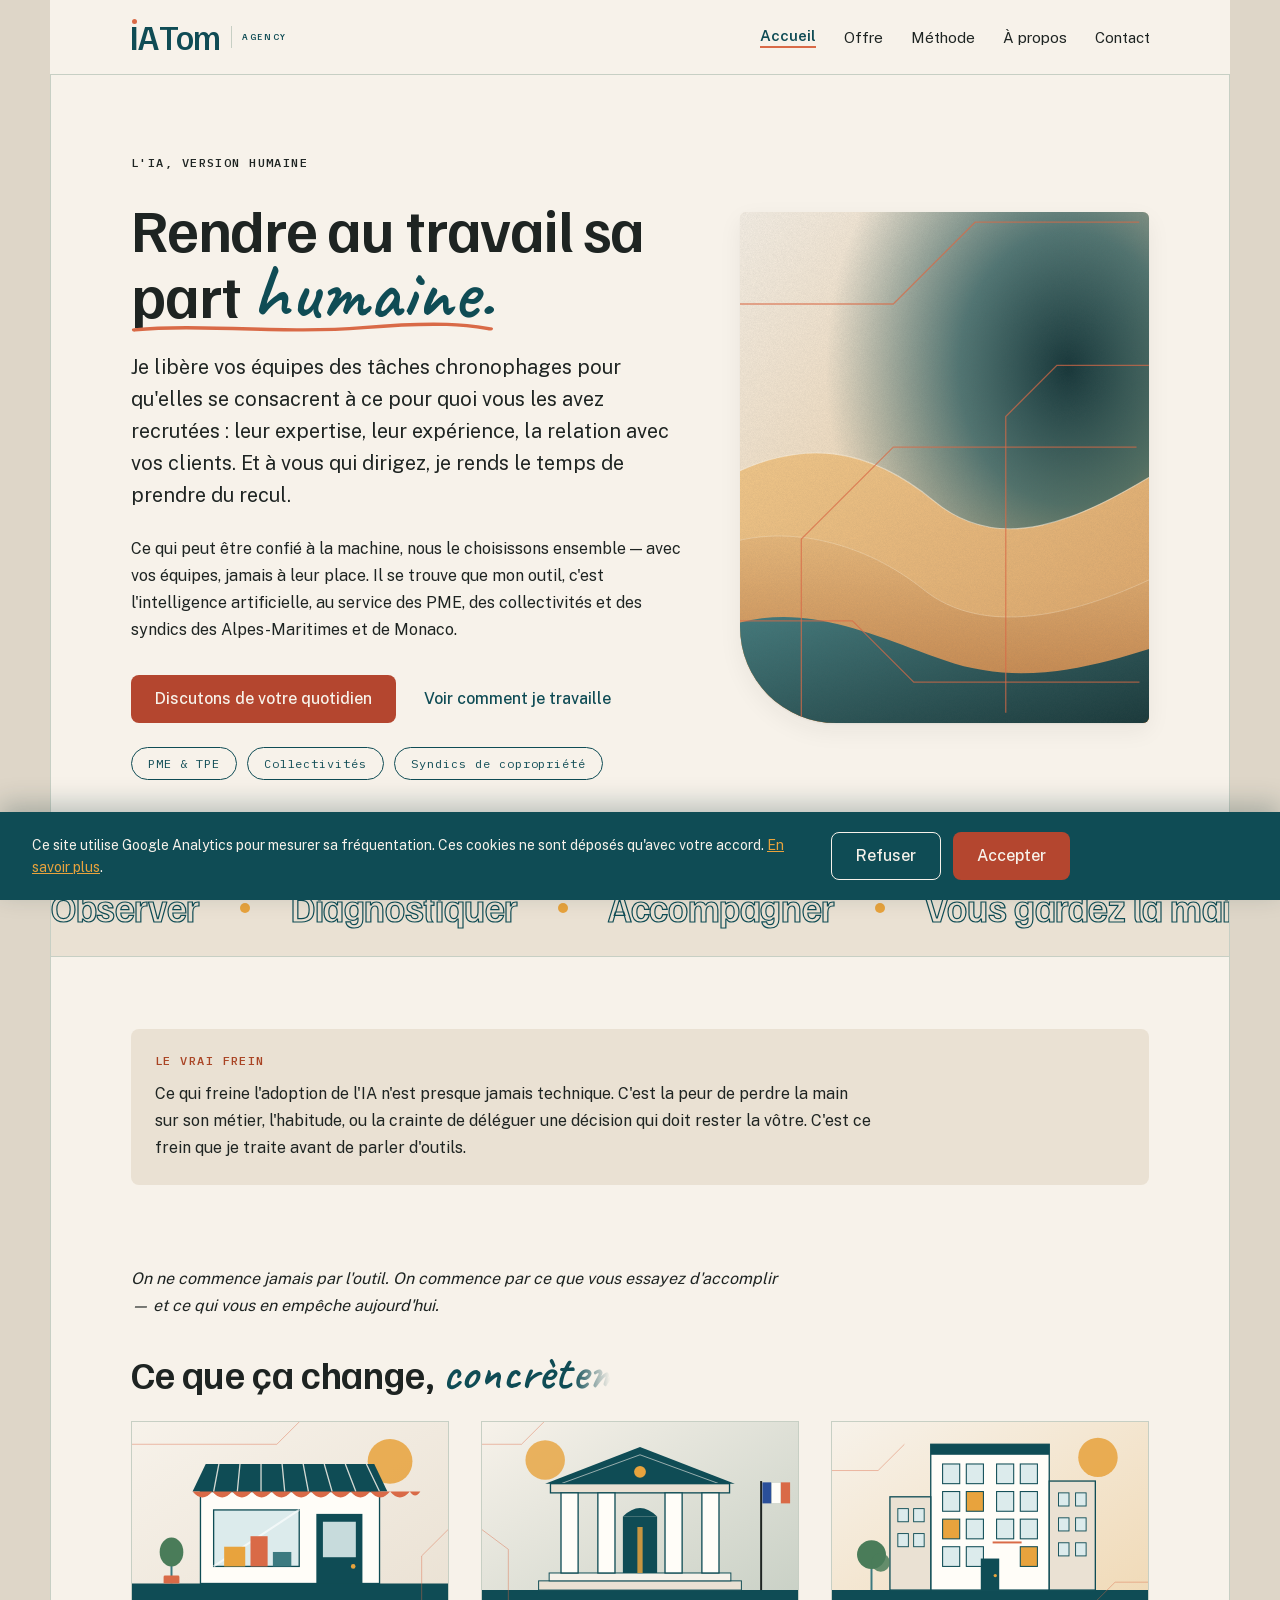
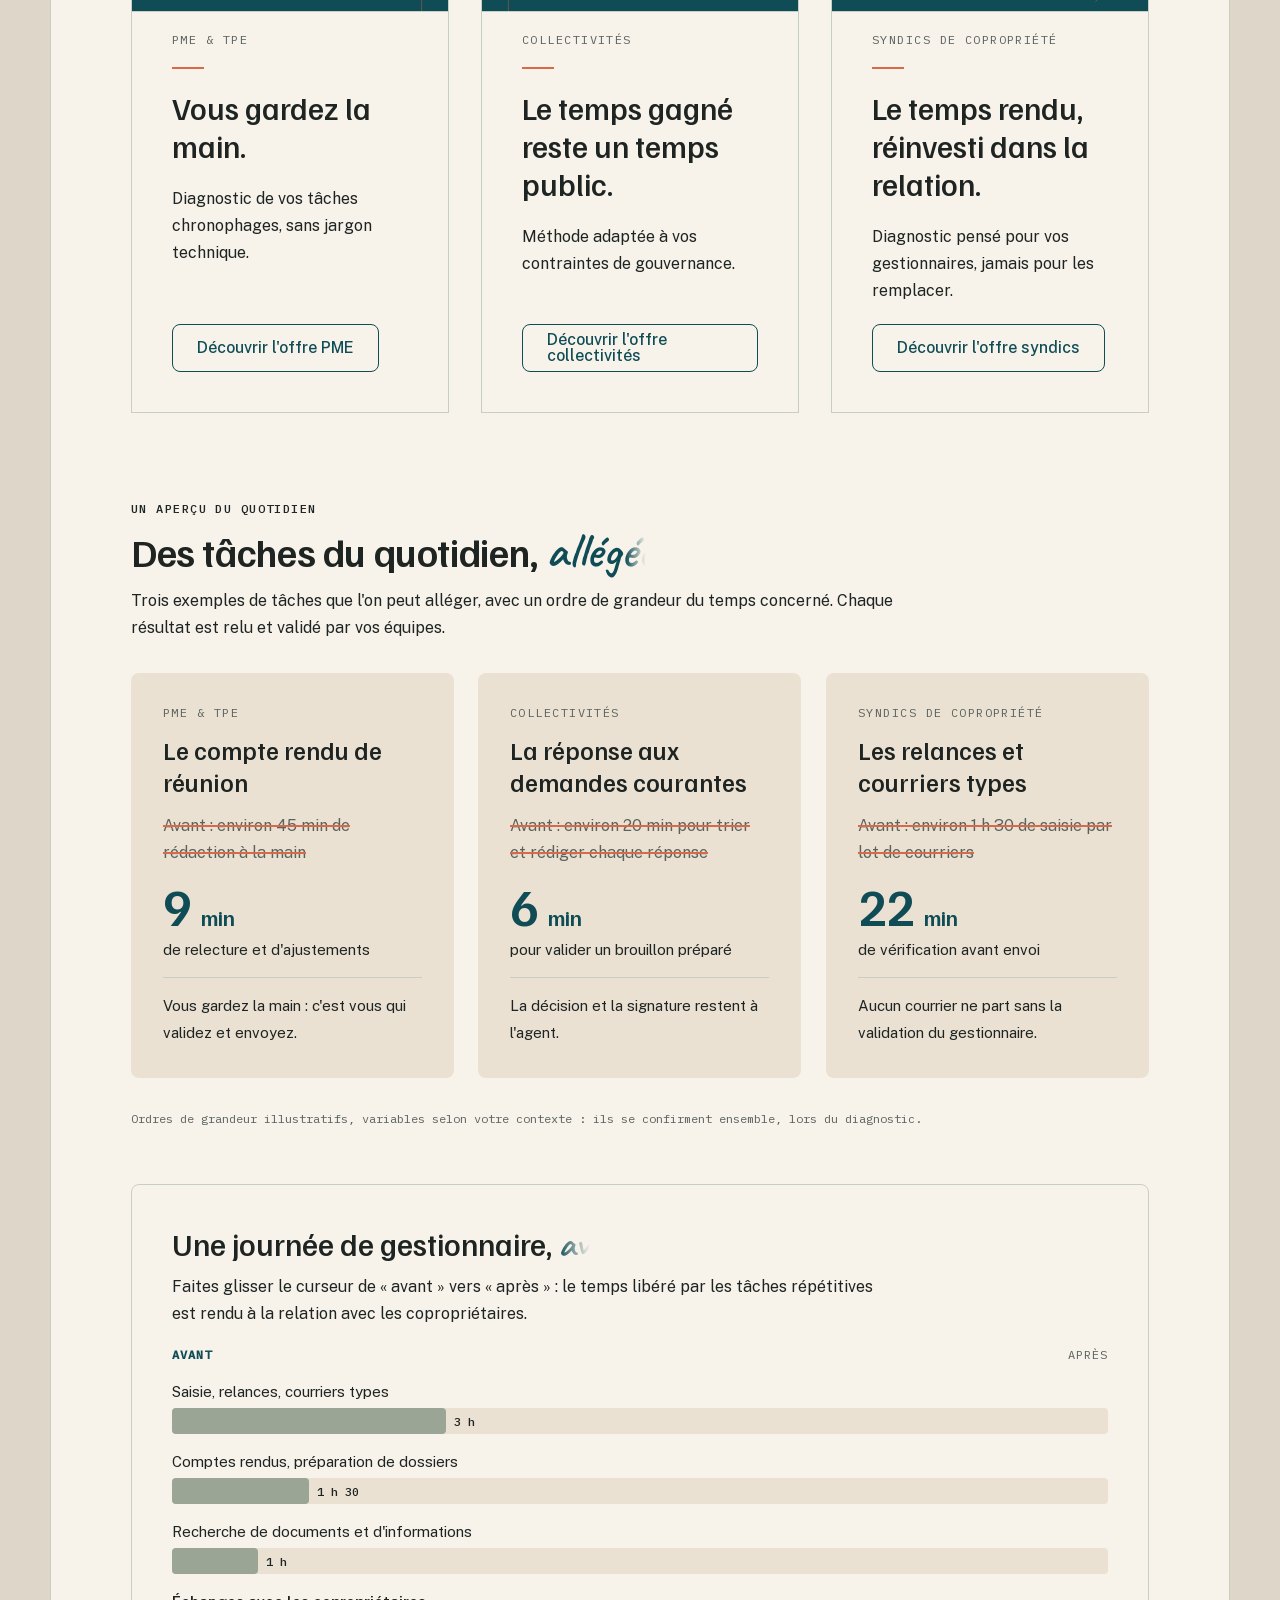
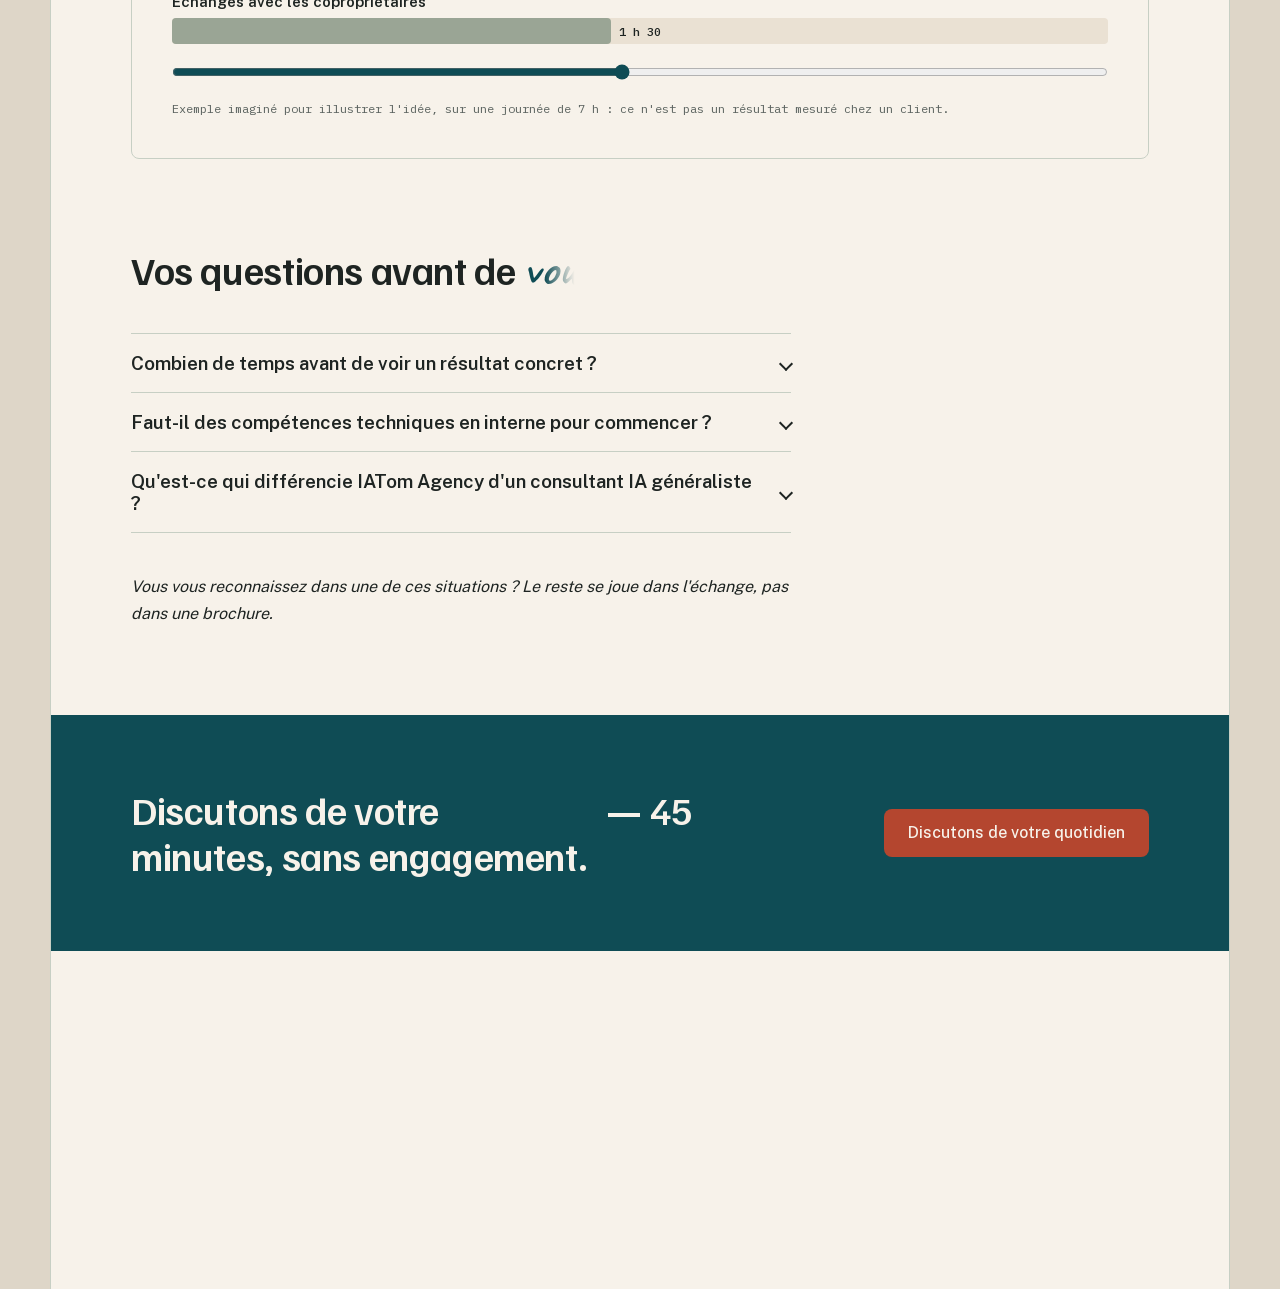
<file: index.html>
<!DOCTYPE html>
<html lang="fr">
<head>
<meta charset="UTF-8">
  <meta name="color-scheme" content="light">
<meta name="viewport" content="width=device-width, initial-scale=1">
<link rel="icon" href="assets/favicon.svg" type="image/svg+xml">
<link rel="icon" href="assets/favicon-32x32.png" type="image/png" sizes="32x32">
<link rel="icon" href="favicon.ico" sizes="any">
<link rel="apple-touch-icon" href="assets/apple-touch-icon.png">
<title>IATom Agency — L'IA, version humaine</title>
<meta name="description" content="Accompagnement à l'adoption de l'IA pour PME, collectivités et syndics des Alpes-Maritimes et de Monaco, par Thomas Blachère.">
<link rel="canonical" href="https://iatomagency.fr/">
<meta property="og:type" content="website">
<meta property="og:site_name" content="IATom Agency">
<meta property="og:locale" content="fr_FR">
<meta property="og:title" content="IATom Agency — L'IA, version humaine">
<meta property="og:description" content="Accompagnement à l'adoption de l'IA pour PME, collectivités et syndics des Alpes-Maritimes et de Monaco, par Thomas Blachère.">
<meta property="og:url" content="https://iatomagency.fr/">
<meta property="og:image" content="https://iatomagency.fr/assets/img/og-image.png">
<meta property="og:image:width" content="1200">
<meta property="og:image:height" content="630">
<meta name="twitter:card" content="summary_large_image">
<meta name="twitter:title" content="IATom Agency — L'IA, version humaine">
<meta name="twitter:description" content="Accompagnement à l'adoption de l'IA pour PME, collectivités et syndics des Alpes-Maritimes et de Monaco, par Thomas Blachère.">
<meta name="twitter:image" content="https://iatomagency.fr/assets/img/og-image.png">
<script>
/* Chorégraphie (choreo.js) : la classe « ch » n'est posée que si l'appareil n'a pas demandé de réduire les animations ;
   retirée automatiquement si choreo.js ne démarre pas. L'ouverture en particules : accueil seulement, arrivée depuis l'extérieur du site, hors mode sombre (le titre en particules est dessiné en sombre). */
(function(){var d=document.documentElement;try{
if(window.matchMedia&&window.matchMedia('(prefers-reduced-motion: reduce)').matches){return;}
d.classList.add('ch');
var p=location.pathname,ext=true;
try{ext=!document.referrer||new URL(document.referrer).origin!==location.origin;}catch(e){}
var robot=/bot|crawl|spider|slurp|preview|lighthouse|headless|facebookexternalhit/i.test(navigator.userAgent);
if((p==='/'||/\/index\.html$/.test(p))&&!location.hash&&ext&&!robot&&!(window.matchMedia&&matchMedia('(prefers-color-scheme: dark)').matches)){d.classList.add('ouverture');}
window.__chTimer=window.setTimeout(function(){if(!window.__ch){d.classList.remove('ch','ouverture');}},4000);
}catch(e){}})();
</script>
<link rel="stylesheet" href="assets/fonts.css">
<link rel="stylesheet" href="assets/styles.css">
<link rel="stylesheet" href="assets/site.css">
<link rel="stylesheet" href="assets/effects.css">
<link rel="stylesheet" href="assets/refonte.css">
<link rel="stylesheet" href="assets/survol.css">
<link rel="stylesheet" href="assets/choreo.css">
<script type="application/ld+json">
{
  "@context": "https://schema.org",
  "@type": "ProfessionalService",
  "name": "IATom Agency",
  "description": "Accompagnement à l'adoption de l'IA pour PME, collectivités et syndics des Alpes-Maritimes et de Monaco.",
  "url": "https://iatomagency.fr/",
  "image": "https://iatomagency.fr/assets/img/thomas-blachere.jpg",
  "email": "bonjour@iatomagency.fr",
  "telephone": "+33601483318",
  "address": {
    "@type": "PostalAddress",
    "addressLocality": "Menton",
    "addressCountry": "FR"
  },
  "areaServed": ["Alpes-Maritimes", "Monaco"],
  "founder": {
    "@type": "Person",
    "name": "Thomas Blachère"
  }
}
</script>
<script type="application/ld+json">
{
  "@context": "https://schema.org",
  "@type": "FAQPage",
  "mainEntity": [
    {
      "@type": "Question",
      "name": "Combien de temps avant de voir un résultat concret ?",
      "acceptedAnswer": {
        "@type": "Answer",
        "text": "Tout dépend de votre point de départ. Mais dès les premières semaines, la démonstration concrète de ce que l'IA peut absorber comme tâches redondantes ou pénibles change quelque chose : vous vous recentrez sur votre métier, et bien souvent, ça redonne du cœur à l'ouvrage."
      }
    },
    {
      "@type": "Question",
      "name": "Faut-il des compétences techniques en interne pour commencer ?",
      "acceptedAnswer": {
        "@type": "Answer",
        "text": "Aucune. Je suis là pour vous guider pas à pas, vous enseigner, et vous faire prendre goût à un outil qui va vous faciliter le travail — pas pour vous transformer en technicien."
      }
    },
    {
      "@type": "Question",
      "name": "Qu'est-ce qui différencie IATom Agency d'un consultant IA généraliste ?",
      "acceptedAnswer": {
        "@type": "Answer",
        "text": "Après plus de trente ans dans l'hospitalité — dont plusieurs années à l'étranger, à la tête d'équipes nombreuses sur des sites isolés, avec peu de ressources et aucune marge d'erreur — je n'apporte pas de solution « clé en main ». Chaque organisation a ses propres contraintes : c'est cette capacité à m'adapter, plus qu'un savoir-faire technique générique, qui fait la différence. J'écoute, j'analyse, et je construis avec vous un plan de déploiement étape par étape — parce que l'IA est là pour rendre l'humain plus efficace, jamais pour le remplacer."
      }
    }
  ]
}
</script>
</head>
<body>
<div class="iat-progress" aria-hidden="true"><div class="iat-progress__bar" id="scrollProgress"></div></div>
<div class="page">
<div class="site-header" style="display: flex; align-items: center; justify-content: space-between; padding: 20px 80px; border-bottom: 1px solid var(--iat-bordure);">
    <a href="index.html" style="text-decoration:none;" aria-label="Retour à l&#39;accueil"><span class="iat-logo iat-logo--principal iat-logo--horizontal" role="img" aria-label="IATom Agency" style="font-size: 34px;"><span class="iat-logo__mot"><span class="iat-logo__i">I<span class="iat-logo__point"></span></span><span class="iat-logo__ia">A</span><span class="iat-logo__tom">Tom</span></span><span class="iat-logo__filet"></span><span class="iat-logo__descripteur-inline">Agency</span></span></a>
    <button class="nav-burger" type="button" aria-label="Ouvrir le menu" aria-expanded="false"><span></span><span></span><span></span></button>
    <div class="site-nav" style="display: flex; align-items: center; gap: 28px; font-family: var(--iat-font-texte); font-size: 15px;">
      <a href="index.html" style="color: var(--iat-petrole); font-weight: 600; border-bottom: 2px solid var(--iat-corail); padding-bottom: 2px; text-decoration:none;" aria-current="page">Accueil</a>
      <a href="offre.html" style="color: var(--iat-texte); text-decoration:none;">Offre</a>
      <a href="methode.html" style="color: var(--iat-texte); text-decoration:none;">Méthode</a>
      <a href="a-propos.html" style="color: var(--iat-texte); text-decoration:none;">À propos</a>
      <a href="contact.html" style="color: var(--iat-texte); text-decoration:none;">Contact</a>
    </div>
  
  <div class="nav-backdrop"></div>
</div>
<main>

  <!-- refonte : en-tête en deux colonnes (texte + visuel d'ambiance) -->
  <div class="iat-hero" style="padding: 80px 80px 80px;">
    <div class="iat-hero__texte">
      <p class="iat-text iat-text--surtitre" style="margin: 0px;">L'IA, version humaine</p>
      <h1 class="iat-heading iat-heading--display" style="margin: 0px;">Rendre au travail sa part <span class="iat-calli">humaine.</span></h1>
      <div class="titre-sculpte" data-forme="titre" aria-hidden="true"></div>
      <p class="iat-text iat-text--chapo" style="margin: 0px; max-width: 720px;">Je libère vos équipes des tâches chronophages pour qu'elles se consacrent à ce pour quoi vous les avez recrutées : leur expertise, leur expérience, la relation avec vos clients. Et à vous qui dirigez, je rends le temps de prendre du recul.</p>
      <p class="iat-text iat-text--corps" style="margin: 0px; max-width: 720px;">Ce qui peut être confié à la machine, nous le choisissons ensemble — avec vos équipes, jamais à leur place. Il se trouve que mon outil, c'est l'intelligence artificielle, au service des PME, des collectivités et des syndics des Alpes-Maritimes et de Monaco.</p>
      <div class="iat-hero__actions">
        <a class="iat-button iat-button--primary" href="contact.html" style="text-decoration:none;">Discutons de votre quotidien</a>
        <a class="iat-button iat-button--tertiary" href="methode.html" style="text-decoration:none;">Voir comment je travaille</a>
      </div>
      <ul class="iat-pour-qui" aria-label="Choisir votre situation">
        <li><a href="offre.html#pme">PME &amp; TPE</a></li>
        <li><a href="offre.html#collectivites">Collectivités</a></li>
        <li><a href="offre.html#syndics">Syndics de copropriété</a></li>
      </ul>
    </div>
    <div class="iat-hero__visuel" aria-hidden="true">
      <img src="assets/img/hero-dunes.svg" alt="" width="800" height="1000" fetchpriority="high">
      <svg class="iat-hero__lignes" viewBox="0 0 400 500" preserveAspectRatio="none" aria-hidden="true">
        <path style="--l:0" pathLength="1" d="M0 90 H150 L230 10 H400"/>
        <path style="--l:1" pathLength="1" d="M60 500 V320 L150 230 H400"/>
        <path style="--l:2" pathLength="1" d="M400 150 H310 L260 200 V500"/>
        <path style="--l:3" pathLength="1" d="M0 400 H110 L170 460 H400"/>
      </svg>
    </div>
    <canvas class="scene" aria-hidden="true"></canvas>
    <div class="iat-passer-in"><button type="button" class="iat-passer" id="passer-intro">Passer l'introduction</button></div>
  </div>

  <!-- survol : bandeau défilant (décoratif) -->
  <div class="iat-defile" aria-hidden="true">
    <div class="iat-defile__piste">
      <span class="iat-defile__mot">Observer</span><i class="iat-defile__sep"></i>
      <span class="iat-defile__mot">Diagnostiquer</span><i class="iat-defile__sep"></i>
      <span class="iat-defile__mot">Accompagner</span><i class="iat-defile__sep"></i>
      <span class="iat-defile__mot">Vous gardez la main</span><i class="iat-defile__sep"></i>
      <span class="iat-defile__mot">Jamais à votre place</span><i class="iat-defile__sep"></i>
      <span class="iat-defile__mot">Sans jargon</span><i class="iat-defile__sep"></i>
      <span class="iat-defile__mot">Étape par étape</span><i class="iat-defile__sep"></i>
      <span class="iat-defile__mot iat-defile__mot--calli">la part humaine</span><i class="iat-defile__sep"></i>
      <span class="iat-defile__mot">Observer</span><i class="iat-defile__sep"></i>
      <span class="iat-defile__mot">Diagnostiquer</span><i class="iat-defile__sep"></i>
      <span class="iat-defile__mot">Accompagner</span><i class="iat-defile__sep"></i>
      <span class="iat-defile__mot">Vous gardez la main</span><i class="iat-defile__sep"></i>
      <span class="iat-defile__mot">Jamais à votre place</span><i class="iat-defile__sep"></i>
      <span class="iat-defile__mot">Sans jargon</span><i class="iat-defile__sep"></i>
      <span class="iat-defile__mot">Étape par étape</span><i class="iat-defile__sep"></i>
      <span class="iat-defile__mot iat-defile__mot--calli">la part humaine</span><i class="iat-defile__sep"></i>
    </div>
  </div>

  <div style="padding: 0px 80px 80px;">
    <div class="iat-card iat-card--sable"><p class="iat-card__eyebrow">LE VRAI FREIN</p>
      <p class="iat-text iat-text--corps" style="margin: 0px; max-width: 720px;">Ce qui freine l'adoption de l'IA n'est presque jamais technique. C'est la peur de perdre la main sur son métier, l'habitude, ou la crainte de déléguer une décision qui doit rester la vôtre. C'est ce frein que je traite avant de parler d'outils.</p>
    </div>
  </div>

  <div style="padding: 0px 80px 32px; max-width: 820px;"><p class="iat-text iat-text--corps" style="margin: 0px; font-style: italic;">On ne commence jamais par l'outil. On commence par ce que vous essayez d'accomplir — et ce qui vous en empêche aujourd'hui.</p></div>

    <div style="padding: 0px 80px 24px;"><h2 class="iat-heading iat-heading--h2" style="margin: 0px;">Ce que ça change, <em>concrètement</em></h2></div>
<div class="grid-cards-3" style="padding: 0px 80px 88px; display: grid; grid-template-columns: 1fr 1fr 1fr; gap: 32px;">
    <div style="display: flex; flex-direction: column; gap: 20px; padding: 40px; border: 1px solid var(--iat-bordure); background: var(--iat-blanc-chaud);">
      <img class="iat-cible__img" src="assets/img/cible-pme.svg" alt="" width="480" height="300" loading="lazy">
      <p class="iat-cible__qui">PME &amp; TPE</p>
      <div style="width: 32px; height: 2px; background: var(--iat-corail);"></div>
      <h3 class="iat-heading iat-heading--h3" style="margin: 0px;">Vous gardez la main.</h3>
      <p class="iat-text iat-text--corps" style="margin: 0px; flex: 1 1 0%;">Diagnostic de vos tâches chronophages, sans jargon technique.</p>
      <div><a class="iat-button iat-button--secondary" href="offre.html#pme" style="text-decoration:none;">Découvrir l'offre PME</a></div>
    </div>
    <div style="display: flex; flex-direction: column; gap: 20px; padding: 40px; border: 1px solid var(--iat-bordure); background: var(--iat-blanc-chaud);">
      <img class="iat-cible__img" src="assets/img/cible-collectivites.svg" alt="" width="480" height="300" loading="lazy">
      <p class="iat-cible__qui">Collectivités</p>
      <div style="width: 32px; height: 2px; background: var(--iat-corail);"></div>
      <h3 class="iat-heading iat-heading--h3" style="margin: 0px;">Le temps gagné reste un temps public.</h3>
      <p class="iat-text iat-text--corps" style="margin: 0px; flex: 1 1 0%;">Méthode adaptée à vos contraintes de gouvernance.</p>
      <div><a class="iat-button iat-button--secondary" href="offre.html#collectivites" style="text-decoration:none;">Découvrir l'offre collectivités</a></div>
    </div>
    <div style="display: flex; flex-direction: column; gap: 20px; padding: 40px; border: 1px solid var(--iat-bordure); background: var(--iat-blanc-chaud);">
      <img class="iat-cible__img" src="assets/img/cible-syndics.svg" alt="" width="480" height="300" loading="lazy">
      <p class="iat-cible__qui">Syndics de copropriété</p>
      <div style="width: 32px; height: 2px; background: var(--iat-corail);"></div>
      <h3 class="iat-heading iat-heading--h3" style="margin: 0px;">Le temps rendu, réinvesti dans la relation.</h3>
      <p class="iat-text iat-text--corps" style="margin: 0px; flex: 1 1 0%;">Diagnostic pensé pour vos gestionnaires, jamais pour les remplacer.</p>
      <div><a class="iat-button iat-button--secondary" href="offre.html#syndics" style="text-decoration:none;">Découvrir l'offre syndics</a></div>
    </div>
  </div>

  <!-- refonte : exemples concrets (sans témoignage) -->
  <div style="padding: 0px 80px 56px; display: flex; flex-direction: column; gap: 32px;">
    <div style="display: flex; flex-direction: column; gap: 12px; max-width: 820px;">
      <p class="iat-text iat-text--surtitre" style="margin: 0px;">Un aperçu du quotidien</p>
      <h2 class="iat-heading iat-heading--h2" style="margin: 0px;">Des tâches du quotidien, <em>allégées</em></h2>
      <p class="iat-text iat-text--corps" style="margin: 0px;">Trois exemples de tâches que l'on peut alléger, avec un ordre de grandeur du temps concerné. Chaque résultat est relu et validé par vos équipes.</p>
    </div>
    <div class="iat-exemples-grille">
      <article class="iat-exemple">
        <p class="iat-cible__qui">PME &amp; TPE</p>
        <h3 class="iat-heading iat-heading--h4" style="margin: 0px;">Le compte rendu de réunion</h3>
        <p class="iat-text iat-text--corps iat-exemple__avant">Avant : environ 45 min de rédaction à la main</p>
        <p class="iat-exemple__apres"><span class="iat-exemple__chiffre" data-depart="45" data-fin="5">5</span><span class="iat-exemple__unite">min</span><span class="iat-text iat-text--corps iat-exemple__detail">de relecture et d'ajustements</span></p>
        <p class="iat-text iat-text--corps iat-exemple__garde">Vous gardez la main : c'est vous qui validez et envoyez.</p>
      </article>
      <article class="iat-exemple">
        <p class="iat-cible__qui">Collectivités</p>
        <h3 class="iat-heading iat-heading--h4" style="margin: 0px;">La réponse aux demandes courantes</h3>
        <p class="iat-text iat-text--corps iat-exemple__avant">Avant : environ 20 min pour trier et rédiger chaque réponse</p>
        <p class="iat-exemple__apres"><span class="iat-exemple__chiffre" data-depart="20" data-fin="5">5</span><span class="iat-exemple__unite">min</span><span class="iat-text iat-text--corps iat-exemple__detail">pour valider un brouillon préparé</span></p>
        <p class="iat-text iat-text--corps iat-exemple__garde">La décision et la signature restent à l'agent.</p>
      </article>
      <article class="iat-exemple">
        <p class="iat-cible__qui">Syndics de copropriété</p>
        <h3 class="iat-heading iat-heading--h4" style="margin: 0px;">Les relances et courriers types</h3>
        <p class="iat-text iat-text--corps iat-exemple__avant">Avant : environ 1 h 30 de saisie par lot de courriers</p>
        <p class="iat-exemple__apres"><span class="iat-exemple__chiffre" data-depart="90" data-fin="15">15</span><span class="iat-exemple__unite">min</span><span class="iat-text iat-text--corps iat-exemple__detail">de vérification avant envoi</span></p>
        <p class="iat-text iat-text--corps iat-exemple__garde">Aucun courrier ne part sans la validation du gestionnaire.</p>
      </article>
    </div>
    <p class="iat-note">Ordres de grandeur illustratifs, variables selon votre contexte : ils se confirment ensemble, lors du diagnostic.</p>
  </div>

  <!-- refonte : avant / après interactif -->
  <div style="padding: 0px 80px 88px;">
    <div class="iat-avap" data-avap>
      <div style="display: flex; flex-direction: column; gap: 10px; max-width: 720px;">
        <h2 class="iat-heading iat-heading--h3" style="margin: 0px;">Une journée de gestionnaire, <em>avant et après</em></h2>
        <p class="iat-text iat-text--corps" style="margin: 0px;">Faites glisser le curseur de « avant » vers « après » : le temps libéré par les tâches répétitives est rendu à la relation avec les copropriétaires.</p>
      </div>
      <div class="iat-avap__legende" aria-hidden="true"><span class="iat-avap__leg-avant">Avant</span><span class="iat-avap__leg-apres">Après</span></div>
      <div class="iat-avap__zone">
        <div>
          <p class="iat-avap__label">Saisie, relances, courriers types</p>
          <div class="iat-avap__piste" aria-hidden="true">
            <span class="iat-avap__barre" style="--wa:42.9%;--wp:14.3%"><b class="iat-avap__t-avant">3 h</b><b class="iat-avap__t-apres">1 h</b></span>
          </div>
        </div>
        <div>
          <p class="iat-avap__label">Comptes rendus, préparation de dossiers</p>
          <div class="iat-avap__piste" aria-hidden="true">
            <span class="iat-avap__barre" style="--wa:21.4%;--wp:7.1%"><b class="iat-avap__t-avant">1 h 30</b><b class="iat-avap__t-apres">30 min</b></span>
          </div>
        </div>
        <div>
          <p class="iat-avap__label">Recherche de documents et d'informations</p>
          <div class="iat-avap__piste" aria-hidden="true">
            <span class="iat-avap__barre" style="--wa:14.3%;--wp:3.6%"><b class="iat-avap__t-avant">1 h</b><b class="iat-avap__t-apres">15 min</b></span>
          </div>
        </div>
        <div>
          <p class="iat-avap__label"><strong>Échanges avec les copropriétaires</strong></p>
          <div class="iat-avap__piste" aria-hidden="true">
            <span class="iat-avap__barre iat-avap__barre--relation" style="--wa:21.4%;--wp:75%"><b class="iat-avap__t-avant">1 h 30</b><b class="iat-avap__t-apres">5 h 15</b></span>
          </div>
        </div>
      </div>
      <input class="iat-avap__curseur" type="range" min="0" max="100" step="1" value="0" aria-label="Comparer une journée avant et après : curseur à gauche pour « avant », à droite pour « après »">
      <p class="iat-sr">Sur une journée de 7 heures, avant : 3 h de saisie et relances, 1 h 30 de comptes rendus, 1 h de recherche, 1 h 30 d'échanges avec les copropriétaires. Après : 1 h de saisie et relances, 30 min de comptes rendus, 15 min de recherche, 5 h 15 d'échanges avec les copropriétaires.</p>
      <p class="iat-note">Exemple imaginé pour illustrer l'idée, sur une journée de 7 h : ce n'est pas un résultat mesuré chez un client.</p>
    </div>
  </div>

    <div style="padding: 0px 80px 88px; display: flex; flex-direction: column; gap: 40px; max-width: 820px;">
    <h2 class="iat-heading iat-heading--h2" style="margin: 0px;">Vos questions avant de <em>vous lancer</em></h2>
    <div class="iat-faq">
      <div class="iat-faq__item">
        <h3 class="iat-faq__question-wrap" style="margin: 0px;"><button type="button" class="iat-faq__question iat-heading iat-heading--h3" aria-expanded="false" aria-controls="faq-panel-1" id="faq-q-1"><span>Combien de temps avant de voir un résultat concret ?</span><span class="iat-faq__chevron" aria-hidden="true"></span></button></h3>
        <div class="iat-faq__panel" id="faq-panel-1" role="region" aria-labelledby="faq-q-1">
          <div class="iat-faq__answer-inner"><p class="iat-text iat-text--corps iat-faq__answer">Tout dépend de votre point de départ. Mais dès les premières semaines, la démonstration concrète de ce que l'IA peut absorber comme tâches redondantes ou pénibles change quelque chose : vous vous recentrez sur votre métier, et bien souvent, ça redonne du cœur à l'ouvrage.</p></div>
        </div>
      </div>
      <div class="iat-faq__item">
        <h3 class="iat-faq__question-wrap" style="margin: 0px;"><button type="button" class="iat-faq__question iat-heading iat-heading--h3" aria-expanded="false" aria-controls="faq-panel-2" id="faq-q-2"><span>Faut-il des compétences techniques en interne pour commencer ?</span><span class="iat-faq__chevron" aria-hidden="true"></span></button></h3>
        <div class="iat-faq__panel" id="faq-panel-2" role="region" aria-labelledby="faq-q-2">
          <div class="iat-faq__answer-inner"><p class="iat-text iat-text--corps iat-faq__answer">Aucune. Je suis là pour vous guider pas à pas, vous enseigner, et vous faire prendre goût à un outil qui va vous faciliter le travail — pas pour vous transformer en technicien.</p></div>
        </div>
      </div>
      <div class="iat-faq__item">
        <h3 class="iat-faq__question-wrap" style="margin: 0px;"><button type="button" class="iat-faq__question iat-heading iat-heading--h3" aria-expanded="false" aria-controls="faq-panel-3" id="faq-q-3"><span>Qu'est-ce qui différencie IATom Agency d'un consultant IA généraliste ?</span><span class="iat-faq__chevron" aria-hidden="true"></span></button></h3>
        <div class="iat-faq__panel" id="faq-panel-3" role="region" aria-labelledby="faq-q-3">
          <div class="iat-faq__answer-inner"><p class="iat-text iat-text--corps iat-faq__answer">Beaucoup de consultants IA partent de l'outil : où peut-on le brancher. Je fais l'inverse. Après plus de trente ans dans l'hospitalité — dont plusieurs années à l'étranger, à la tête d'équipes nombreuses sur des sites isolés, avec peu de ressources et aucune marge d'erreur — je n'apporte pas de solution « clé en main ». Chaque organisation a ses propres contraintes : c'est cette capacité à m'adapter, plus qu'un savoir-faire technique générique, qui fait la différence. J'écoute, j'analyse, et je construis avec vous un plan de déploiement étape par étape — parce que l'IA est là pour rendre l'humain plus efficace, jamais pour le remplacer.</p></div>
        </div>
      </div>
    </div>
    <p class="iat-text iat-text--corps" style="margin: 0px; font-style: italic;">Vous vous reconnaissez dans une de ces situations ? Le reste se joue dans l'échange, pas dans une brochure.</p>
  </div>

<div style="background: var(--iat-petrole); padding: 72px 80px; display: flex; align-items: center; justify-content: space-between; gap: 48px;">
    <h2 class="iat-heading iat-heading--h2" style="margin: 0px; color: var(--iat-blanc-chaud); max-width: 640px;">Discutons de votre <em>quotidien</em> — 45 minutes, sans engagement.</h2>
    <a class="iat-button iat-button--primary" href="contact.html" style="text-decoration:none;">Discutons de votre quotidien</a>
  </div>

  </main>
<div style="background: var(--iat-sable);">
  <div class="site-footer-top" style="padding: 48px 80px; display: flex; align-items: flex-start; justify-content: space-between; gap: 48px;">
    <div class="footer-marque"><span class="iat-logo iat-logo--principal iat-logo--standard" role="img" aria-label="IATom Agency" style="font-size: 44px;"><span class="iat-logo__mot"><span class="iat-logo__i">I<span class="iat-logo__point"></span></span><span class="iat-logo__ia">A</span><span class="iat-logo__tom">Tom</span></span><span class="iat-logo__descripteur"><span>A</span><span>G</span><span>E</span><span>N</span><span>C</span><span>Y</span></span></span><a class="footer-qr" href="https://iatomagency.fr/carte" target="_blank" rel="noopener"><img src="assets/img/qr-contact-thomas.svg" width="84" height="84" alt="QR code de la carte de contact de Thomas Blachère" loading="lazy"><span class="footer-qr-texte"><strong>Enregistrer mon contact</strong><span>Scannez ou cliquez pour ajouter Thomas à vos contacts.</span></span></a></div>
    <div class="site-footer-cols" style="display: flex; gap: 64px; font-family: var(--iat-font-texte); font-size: 14px; color: var(--iat-texte);">
      <div style="display: flex; flex-direction: column; gap: 8px;">
        <div style="font-family: var(--iat-font-mono); font-size: 11px; letter-spacing: 0.12em; color: var(--iat-gris-texte);">PAGES</div>
        <a href="index.html" style="color:inherit;text-decoration:none;">Accueil</a><a href="offre.html" style="color:inherit;text-decoration:none;">Offre</a><a href="methode.html" style="color:inherit;text-decoration:none;">Méthode</a><a href="a-propos.html" style="color:inherit;text-decoration:none;">À propos</a><a href="contact.html" style="color:inherit;text-decoration:none;">Contact</a>
      </div>
      <div style="display: flex; flex-direction: column; gap: 8px;">
        <div style="font-family: var(--iat-font-mono); font-size: 11px; letter-spacing: 0.12em; color: var(--iat-gris-texte);">CONTACT</div>
        <a href="mailto:bonjour@iatomagency.fr" style="color:inherit;text-decoration:none;">bonjour@iatomagency.fr</a><a href="https://www.iatomagency.fr" style="color:inherit;text-decoration:none;">www.iatomagency.fr</a><a href="tel:+33601483318" style="color:inherit;text-decoration:none;">+33 (0)6 01 48 33 18</a>
      </div>
      <div style="display: flex; flex-direction: column; gap: 8px;">
        <div style="font-family: var(--iat-font-mono); font-size: 11px; letter-spacing: 0.12em; color: var(--iat-gris-texte);">LÉGAL</div>
        <a href="mentions-legales.html" style="color:inherit;text-decoration:none;">Mentions légales</a><a href="cgv.html" style="color:inherit;text-decoration:none;">CGV</a><a href="politique-confidentialite.html" style="color:inherit;text-decoration:none;">Politique de confidentialité</a><a href="plan-du-site.html" style="color:inherit;text-decoration:none;">Plan du site</a>
      </div>
    </div>
  </div>
  <div style="padding: 16px 80px; border-top: 1px solid var(--iat-bordure); font-family: var(--iat-font-mono); font-size: 12px; color: var(--iat-gris-texte);">© 2026 IATom Agency. Tous droits réservés.<button type="button" id="cookie-manage" class="cookie-manage-link">Gérer les cookies</button></div></div>
</div>
<div id="cookie-banner" class="cookie-banner" hidden>
  <p class="cookie-banner__text">Ce site utilise Google Analytics pour mesurer sa fréquentation. Ces cookies ne sont déposés qu'avec votre accord. <a href="politique-confidentialite.html">En savoir plus</a>.</p>
  <div class="cookie-banner__actions">
    <button type="button" id="cookie-refuse" class="iat-button iat-button--secondary">Refuser</button>
    <button type="button" id="cookie-accept" class="iat-button iat-button--primary">Accepter</button>
  </div>
</div>
<script src="assets/nav.js" defer></script>
<script src="assets/consent.js" defer></script>
<script src="assets/effects.js" defer></script>
<script src="assets/refonte.js" defer></script>
<script src="assets/survol.js" defer></script>
<script src="assets/particules.js" defer></script>
<script src="assets/choreo.js" defer></script>
</body>
</html>
</file>
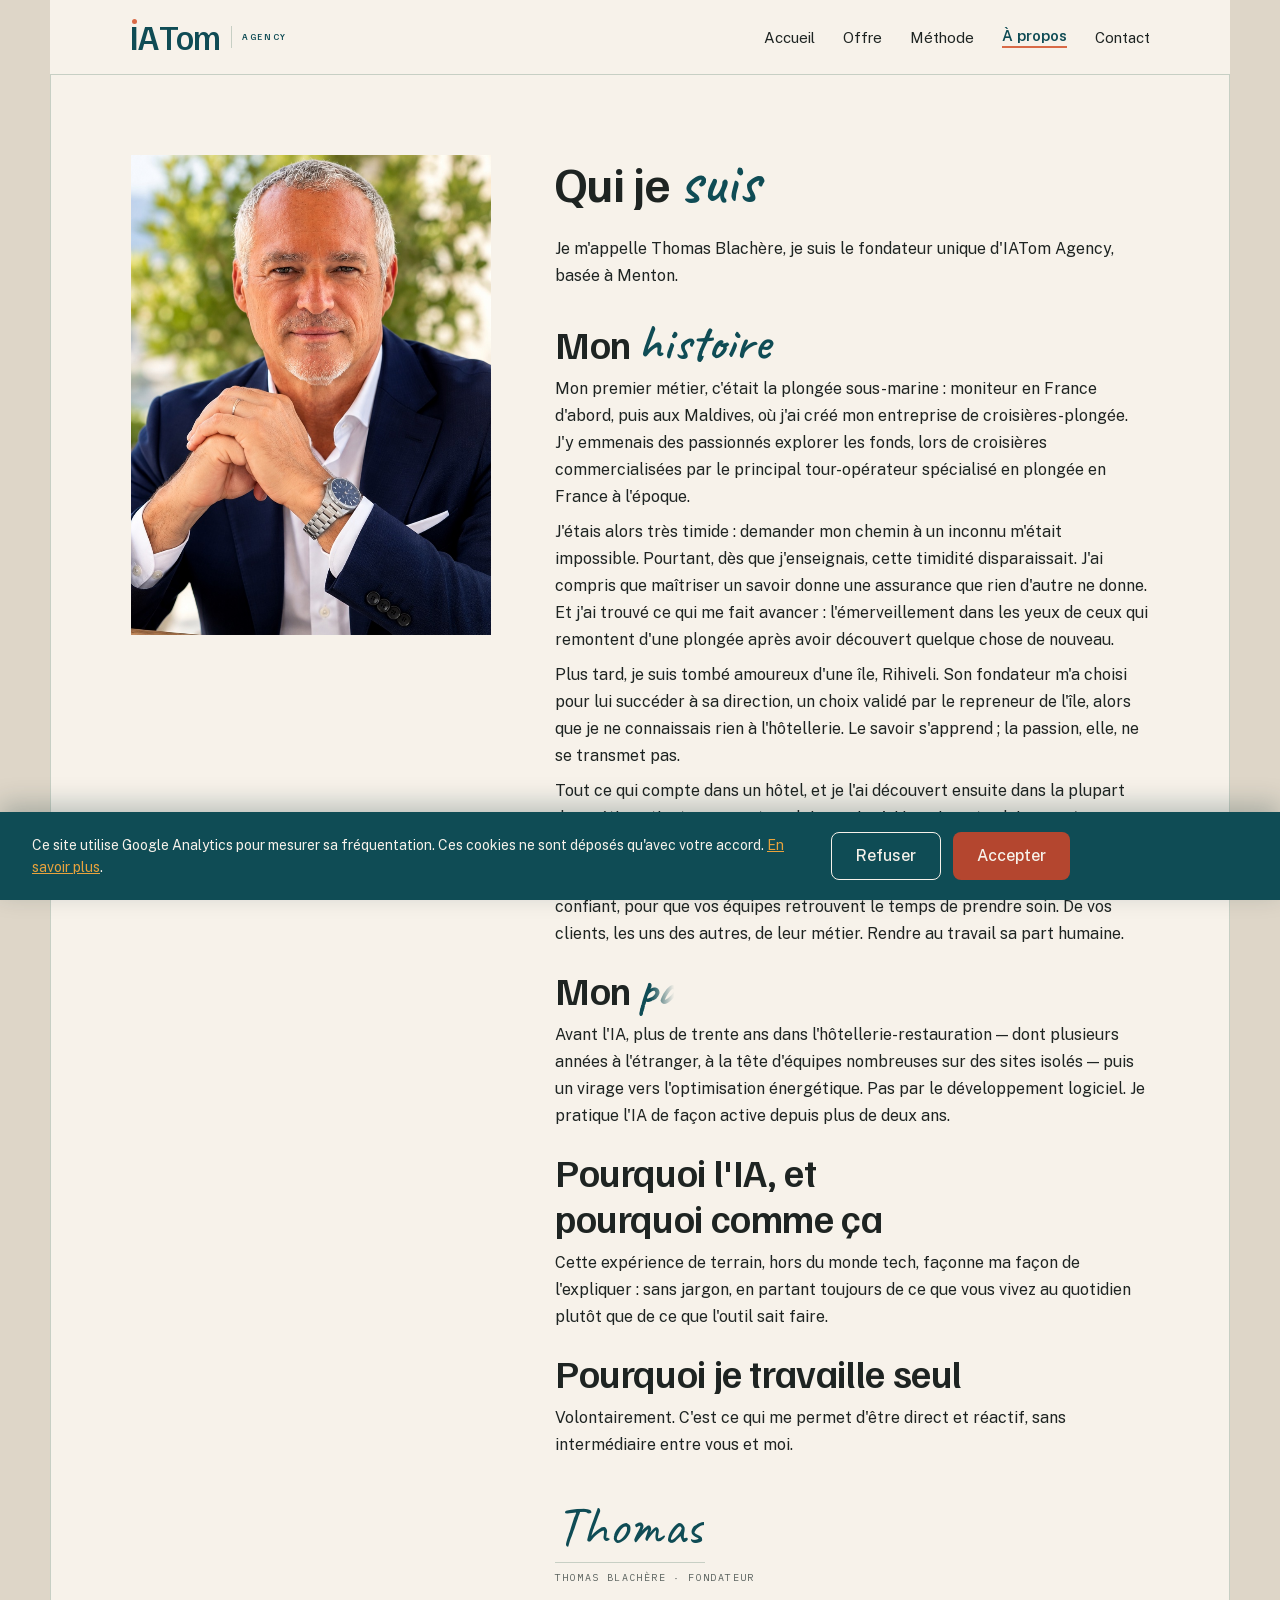
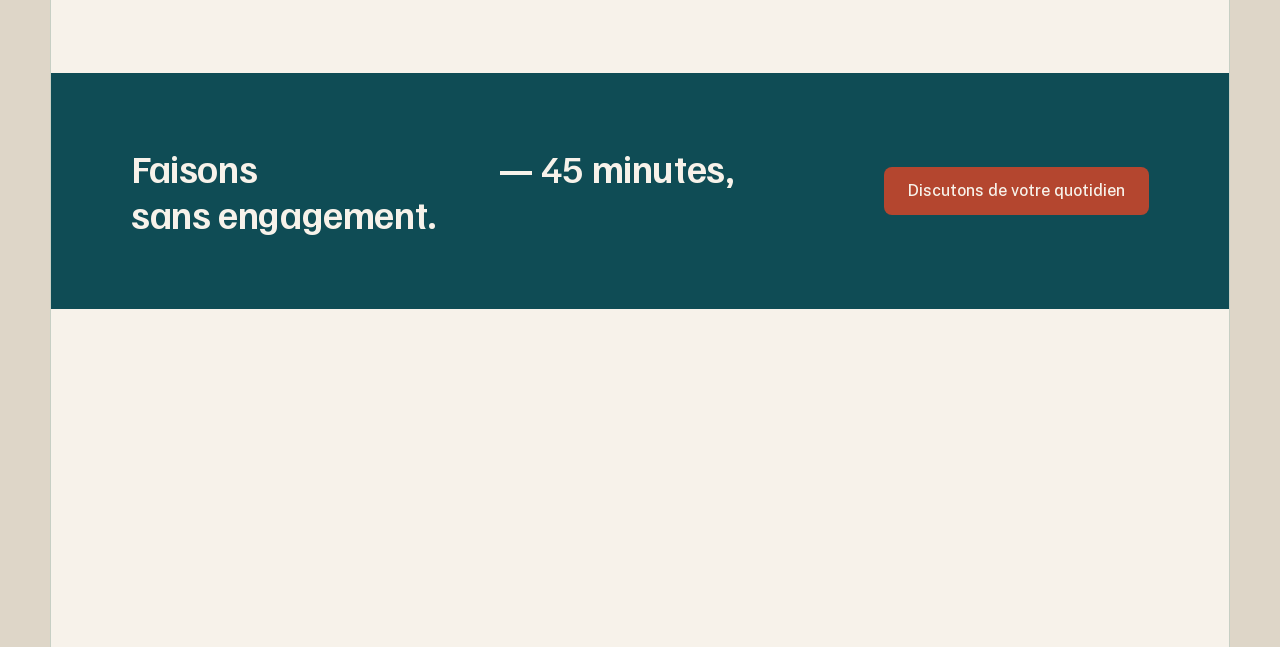
<file: a-propos.html>
<!DOCTYPE html>
<html lang="fr">
<head>
<meta charset="UTF-8">
  <meta name="color-scheme" content="light">
<meta name="viewport" content="width=device-width, initial-scale=1">
<link rel="icon" href="assets/favicon.svg" type="image/svg+xml">
<link rel="icon" href="assets/favicon-32x32.png" type="image/png" sizes="32x32">
<link rel="icon" href="favicon.ico" sizes="any">
<link rel="apple-touch-icon" href="assets/apple-touch-icon.png">
<title>À propos — IATom Agency</title>
<meta name="description" content="Thomas Blachère, fondateur d'IATom Agency : parcours et conviction sur l'adoption de l'IA.">
<link rel="canonical" href="https://iatomagency.fr/a-propos.html">
<meta property="og:type" content="website">
<meta property="og:site_name" content="IATom Agency">
<meta property="og:locale" content="fr_FR">
<meta property="og:title" content="À propos — IATom Agency">
<meta property="og:description" content="Thomas Blachère, fondateur d'IATom Agency : parcours et conviction sur l'adoption de l'IA.">
<meta property="og:url" content="https://iatomagency.fr/a-propos.html">
<meta property="og:image" content="https://iatomagency.fr/assets/img/og-image.png">
<meta property="og:image:width" content="1200">
<meta property="og:image:height" content="630">
<meta name="twitter:card" content="summary_large_image">
<meta name="twitter:title" content="À propos — IATom Agency">
<meta name="twitter:description" content="Thomas Blachère, fondateur d'IATom Agency : parcours et conviction sur l'adoption de l'IA.">
<meta name="twitter:image" content="https://iatomagency.fr/assets/img/og-image.png">
<script>
/* Chorégraphie (choreo.js) : la classe « ch » n'est posée que si l'appareil n'a pas demandé de réduire les animations ;
   retirée automatiquement si choreo.js ne démarre pas. L'ouverture en particules : accueil seulement, arrivée depuis l'extérieur du site. */
(function(){var d=document.documentElement;try{
if(window.matchMedia&&window.matchMedia('(prefers-reduced-motion: reduce)').matches){return;}
d.classList.add('ch');
var p=location.pathname,ext=true;
try{ext=!document.referrer||new URL(document.referrer).origin!==location.origin;}catch(e){}
var robot=/bot|crawl|spider|slurp|preview|lighthouse|headless|facebookexternalhit/i.test(navigator.userAgent);
if((p==='/'||/\/index\.html$/.test(p))&&!location.hash&&ext&&!robot&&!(window.matchMedia&&matchMedia('(prefers-color-scheme: dark)').matches)){d.classList.add('ouverture');}
window.__chTimer=window.setTimeout(function(){if(!window.__ch){d.classList.remove('ch','ouverture');}},4000);
}catch(e){}})();
</script>
<link rel="stylesheet" href="assets/fonts.css">
<link rel="stylesheet" href="assets/styles.css">
<link rel="stylesheet" href="assets/site.css">
<link rel="stylesheet" href="assets/effects.css">
<link rel="stylesheet" href="assets/survol.css">
<link rel="stylesheet" href="assets/choreo.css">
<script type="application/ld+json">
{
  "@context": "https://schema.org",
  "@type": "ProfessionalService",
  "name": "IATom Agency",
  "description": "Accompagnement à l'adoption de l'IA pour PME, collectivités et syndics des Alpes-Maritimes et de Monaco.",
  "url": "https://iatomagency.fr/",
  "image": "https://iatomagency.fr/assets/img/thomas-blachere.jpg",
  "email": "bonjour@iatomagency.fr",
  "telephone": "+33601483318",
  "address": {
    "@type": "PostalAddress",
    "addressLocality": "Menton",
    "addressCountry": "FR"
  },
  "areaServed": ["Alpes-Maritimes", "Monaco"],
  "founder": {
    "@type": "Person",
    "name": "Thomas Blachère"
  }
}
</script>
</head>
<body>
<div class="iat-progress" aria-hidden="true"><div class="iat-progress__bar" id="scrollProgress"></div></div>
<div class="page">
<div class="site-header" style="display: flex; align-items: center; justify-content: space-between; padding: 20px 80px; border-bottom: 1px solid var(--iat-bordure);">
    <a href="index.html" style="text-decoration:none;" aria-label="Retour à l&#39;accueil"><span class="iat-logo iat-logo--principal iat-logo--horizontal" role="img" aria-label="IATom Agency" style="font-size: 34px;"><span class="iat-logo__mot"><span class="iat-logo__i">I<span class="iat-logo__point"></span></span><span class="iat-logo__ia">A</span><span class="iat-logo__tom">Tom</span></span><span class="iat-logo__filet"></span><span class="iat-logo__descripteur-inline">Agency</span></span></a>
    <button class="nav-burger" type="button" aria-label="Ouvrir le menu" aria-expanded="false"><span></span><span></span><span></span></button>
    <div class="site-nav" style="display: flex; align-items: center; gap: 28px; font-family: var(--iat-font-texte); font-size: 15px;">
      <a href="index.html" style="color: var(--iat-texte); text-decoration:none;">Accueil</a>
      <a href="offre.html" style="color: var(--iat-texte); text-decoration:none;">Offre</a>
      <a href="methode.html" style="color: var(--iat-texte); text-decoration:none;">Méthode</a>
      <a href="a-propos.html" style="color: var(--iat-petrole); font-weight: 600; border-bottom: 2px solid var(--iat-corail); padding-bottom: 2px; text-decoration:none;" aria-current="page">À propos</a>
      <a href="contact.html" style="color: var(--iat-texte); text-decoration:none;">Contact</a>
    </div>
  
  <div class="nav-backdrop"></div>
</div>
<main>

  <div class="grid-photo-bio" style="padding: 80px 80px 88px; display: grid; grid-template-columns: 360px 1fr; gap: 64px; align-items: start;">
    <div class="iat-photo" style="aspect-ratio: 3 / 4;"><img class="iat-photo__image" src="assets/img/thomas-blachere.jpg" alt="Thomas Blachère, fondateur d'IATom Agency"></div>
    <div style="display: flex; flex-direction: column; gap: 24px; max-width: 640px;">
      <h1 class="iat-heading iat-heading--h1" style="margin: 0px;">Qui je <em>suis</em></h1>
      <p class="iat-text iat-text--corps" style="margin: 0px;">Je m'appelle Thomas Blachère, je suis le fondateur unique d'IATom Agency, basée à Menton.</p>
      <div style="display: flex; flex-direction: column; gap: 20px; padding-top: 8px;">
        <div style="display: flex; flex-direction: column; gap: 8px;">
        <h2 class="iat-heading iat-heading--h2" style="margin: 0px;">Mon <em>histoire</em></h2>
        <p class="iat-text iat-text--corps" style="margin: 0px;">Mon premier métier, c'était la plongée sous-marine : moniteur en France d'abord, puis aux Maldives, où j'ai créé mon entreprise de croisières-plongée. J'y emmenais des passionnés explorer les fonds, lors de croisières commercialisées par le principal tour-opérateur spécialisé en plongée en France à l'époque.</p>
        <p class="iat-text iat-text--corps" style="margin: 0px;">J'étais alors très timide : demander mon chemin à un inconnu m'était impossible. Pourtant, dès que j'enseignais, cette timidité disparaissait. J'ai compris que maîtriser un savoir donne une assurance que rien d'autre ne donne. Et j'ai trouvé ce qui me fait avancer : l'émerveillement dans les yeux de ceux qui remontent d'une plongée après avoir découvert quelque chose de nouveau.</p>
        <p class="iat-text iat-text--corps" style="margin: 0px;">Plus tard, je suis tombé amoureux d'une île, Rihiveli. Son fondateur m'a choisi pour lui succéder à sa direction, un choix validé par le repreneur de l'île, alors que je ne connaissais rien à l'hôtellerie. Le savoir s'apprend ; la passion, elle, ne se transmet pas.</p>
        <p class="iat-text iat-text--corps" style="margin: 0px;">Tout ce qui compte dans un hôtel, et je l'ai découvert ensuite dans la plupart des métiers, tient en un mot anglais que je n'ai jamais su traduire : <em>caring</em>. Prendre soin de ses hôtes, de ses collègues, du travail bien fait.</p>
        <p class="iat-text iat-text--corps" style="margin: 0px;">C'est ce que je fais aujourd'hui avec l'IA : transmettre un savoir qui rend confiant, pour que vos équipes retrouvent le temps de prendre soin. De vos clients, les uns des autres, de leur métier. Rendre au travail sa part humaine.</p>
        </div>
        <div style="display: flex; flex-direction: column; gap: 8px;">
          <h2 class="iat-heading iat-heading--h2" style="margin: 0px;">Mon <em>parcours</em></h2>
          <p class="iat-text iat-text--corps" style="margin: 0px;">Avant l'IA, plus de trente ans dans l'hôtellerie-restauration — dont plusieurs années à l'étranger, à la tête d'équipes nombreuses sur des sites isolés — puis un virage vers l'optimisation énergétique. Pas par le développement logiciel. Je pratique l'IA de façon active depuis plus de deux ans.</p>
        </div>
        <div style="display: flex; flex-direction: column; gap: 8px;">
          <h2 class="iat-heading iat-heading--h2" style="margin: 0px;">Pourquoi l'IA, et pourquoi comme ça</h2>
          <p class="iat-text iat-text--corps" style="margin: 0px;">Cette expérience de terrain, hors du monde tech, façonne ma façon de l'expliquer : sans jargon, en partant toujours de ce que vous vivez au quotidien plutôt que de ce que l'outil sait faire.</p>
        </div>
        <div style="display: flex; flex-direction: column; gap: 8px;">
          <h2 class="iat-heading iat-heading--h2" style="margin: 0px;">Pourquoi je travaille seul</h2>
          <p class="iat-text iat-text--corps" style="margin: 0px;">Volontairement. C'est ce qui me permet d'être direct et réactif, sans intermédiaire entre vous et moi.</p>
        </div>
      </div>
      
        <div style="padding-top: 16px;"><div class="iat-signature"><span class="iat-signature__trace iat-signature__trace--police" aria-label="Signature de Thomas Blachère" role="img" style="font-size: 56px;">Thomas</span><span class="iat-signature__filet"></span><span class="iat-signature__nom">Thomas Blachère · Fondateur</span></div></div>
      
    </div>
  </div>

  <!-- refonte : appel à l'action en bas de page -->
  <div style="background: var(--iat-petrole); padding: 72px 80px; display: flex; align-items: center; justify-content: space-between; gap: 48px;">
    <h2 class="iat-heading iat-heading--h2" style="margin: 0px; color: var(--iat-blanc-chaud); max-width: 640px;">Faisons <em>connaissance</em> — 45 minutes, sans engagement.</h2>
    <a class="iat-button iat-button--primary" href="contact.html" style="text-decoration:none;">Discutons de votre quotidien</a>
  </div>

  </main>
<div style="background: var(--iat-sable);">
  <div class="site-footer-top" style="padding: 48px 80px; display: flex; align-items: flex-start; justify-content: space-between; gap: 48px;">
    <div class="footer-marque"><span class="iat-logo iat-logo--principal iat-logo--standard" role="img" aria-label="IATom Agency" style="font-size: 44px;"><span class="iat-logo__mot"><span class="iat-logo__i">I<span class="iat-logo__point"></span></span><span class="iat-logo__ia">A</span><span class="iat-logo__tom">Tom</span></span><span class="iat-logo__descripteur"><span>A</span><span>G</span><span>E</span><span>N</span><span>C</span><span>Y</span></span></span><a class="footer-qr" href="https://iatomagency.fr/carte" target="_blank" rel="noopener"><img src="assets/img/qr-contact-thomas.svg" width="84" height="84" alt="QR code de la carte de contact de Thomas Blachère" loading="lazy"><span class="footer-qr-texte"><strong>Enregistrer mon contact</strong><span>Scannez ou cliquez pour ajouter Thomas à vos contacts.</span></span></a></div>
    <div class="site-footer-cols" style="display: flex; gap: 64px; font-family: var(--iat-font-texte); font-size: 14px; color: var(--iat-texte);">
      <div style="display: flex; flex-direction: column; gap: 8px;">
        <div style="font-family: var(--iat-font-mono); font-size: 11px; letter-spacing: 0.12em; color: var(--iat-gris-texte);">PAGES</div>
        <a href="index.html" style="color:inherit;text-decoration:none;">Accueil</a><a href="offre.html" style="color:inherit;text-decoration:none;">Offre</a><a href="methode.html" style="color:inherit;text-decoration:none;">Méthode</a><a href="a-propos.html" style="color:inherit;text-decoration:none;">À propos</a><a href="contact.html" style="color:inherit;text-decoration:none;">Contact</a>
      </div>
      <div style="display: flex; flex-direction: column; gap: 8px;">
        <div style="font-family: var(--iat-font-mono); font-size: 11px; letter-spacing: 0.12em; color: var(--iat-gris-texte);">CONTACT</div>
        <a href="mailto:bonjour@iatomagency.fr" style="color:inherit;text-decoration:none;">bonjour@iatomagency.fr</a><a href="https://www.iatomagency.fr" style="color:inherit;text-decoration:none;">www.iatomagency.fr</a><a href="tel:+33601483318" style="color:inherit;text-decoration:none;">+33 (0)6 01 48 33 18</a>
      </div>
      <div style="display: flex; flex-direction: column; gap: 8px;">
        <div style="font-family: var(--iat-font-mono); font-size: 11px; letter-spacing: 0.12em; color: var(--iat-gris-texte);">LÉGAL</div>
        <a href="mentions-legales.html" style="color:inherit;text-decoration:none;">Mentions légales</a><a href="cgv.html" style="color:inherit;text-decoration:none;">CGV</a><a href="politique-confidentialite.html" style="color:inherit;text-decoration:none;">Politique de confidentialité</a><a href="plan-du-site.html" style="color:inherit;text-decoration:none;">Plan du site</a>
      </div>
    </div>
  </div>
  <div style="padding: 16px 80px; border-top: 1px solid var(--iat-bordure); font-family: var(--iat-font-mono); font-size: 12px; color: var(--iat-gris-texte);">© 2026 IATom Agency. Tous droits réservés.<button type="button" id="cookie-manage" class="cookie-manage-link">Gérer les cookies</button></div></div>
</div>
<div id="cookie-banner" class="cookie-banner" hidden>
  <p class="cookie-banner__text">Ce site utilise Google Analytics pour mesurer sa fréquentation. Ces cookies ne sont déposés qu'avec votre accord. <a href="politique-confidentialite.html">En savoir plus</a>.</p>
  <div class="cookie-banner__actions">
    <button type="button" id="cookie-refuse" class="iat-button iat-button--secondary">Refuser</button>
    <button type="button" id="cookie-accept" class="iat-button iat-button--primary">Accepter</button>
  </div>
</div>
<script src="assets/nav.js" defer></script>
<script src="assets/consent.js" defer></script>
<script src="assets/effects.js" defer></script>
<script src="assets/survol.js" defer></script>
<script src="assets/choreo.js" defer></script>
</body>
</html>
</file>
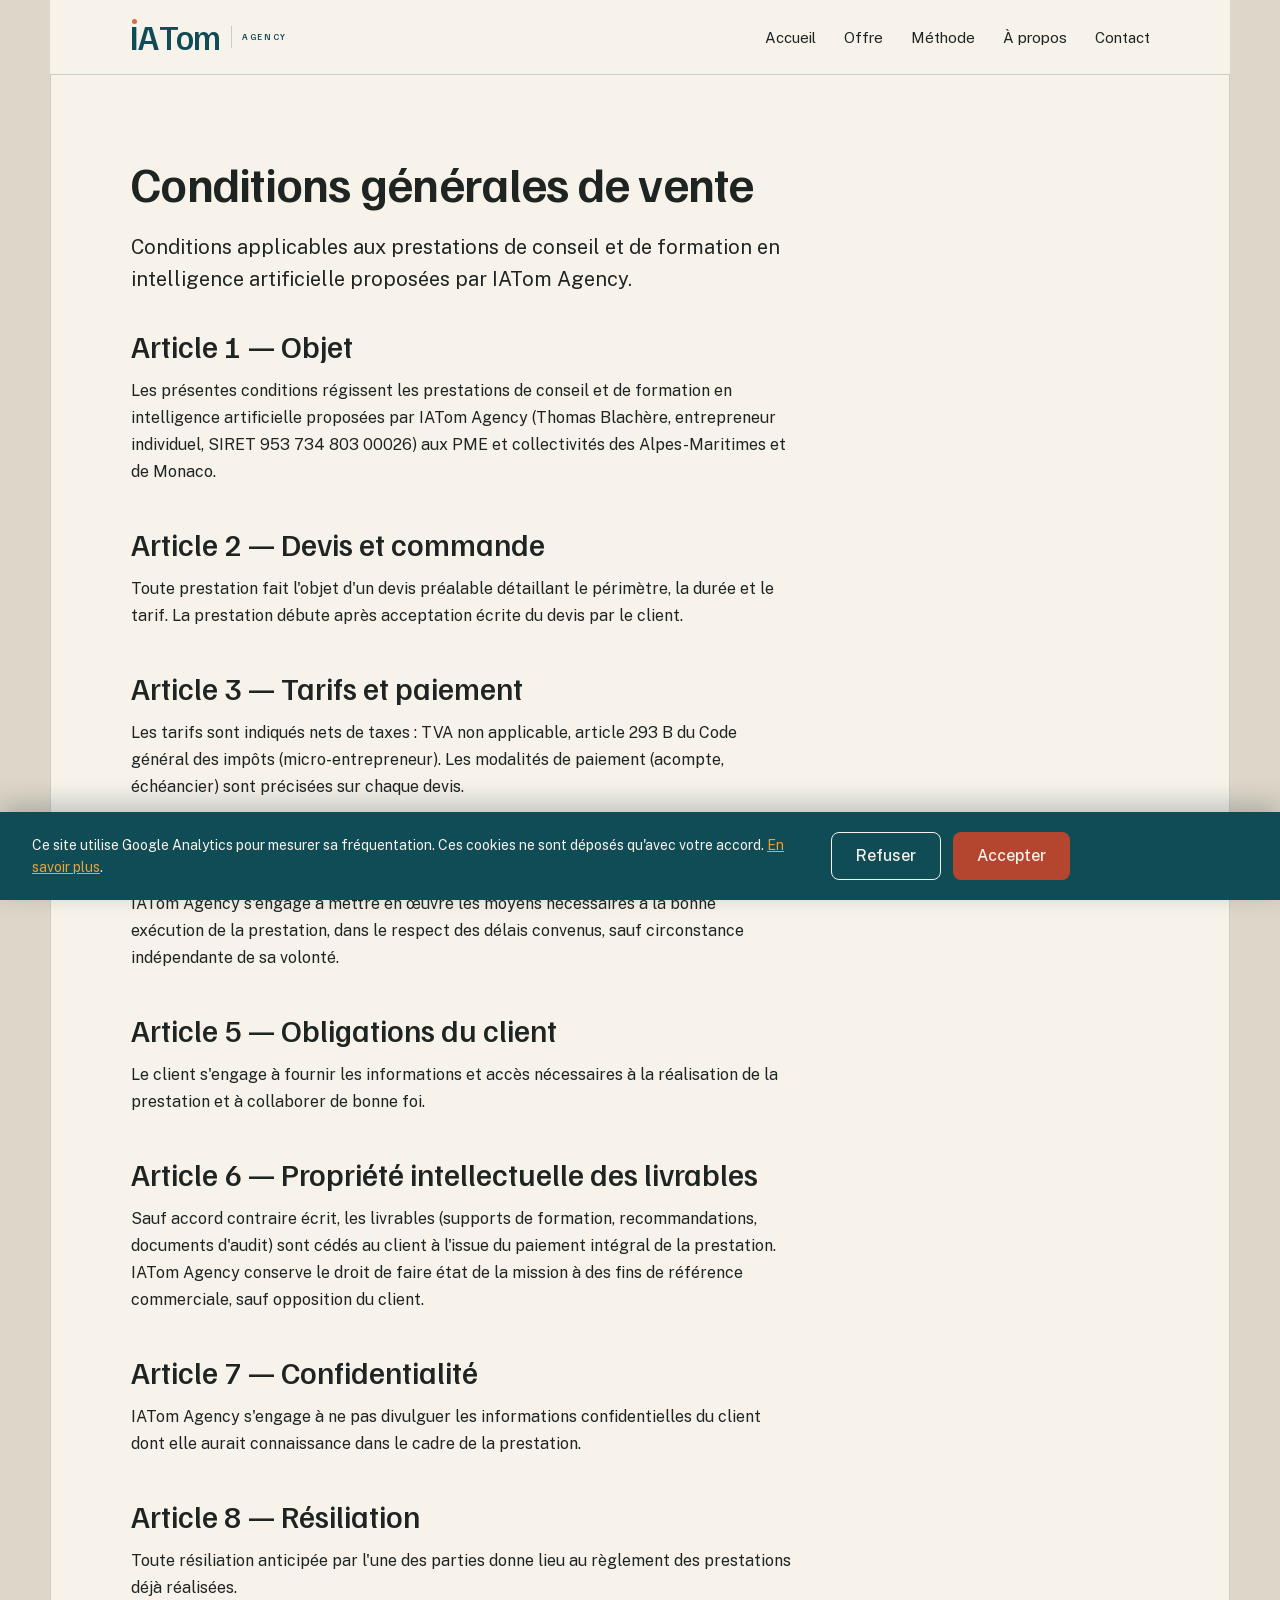
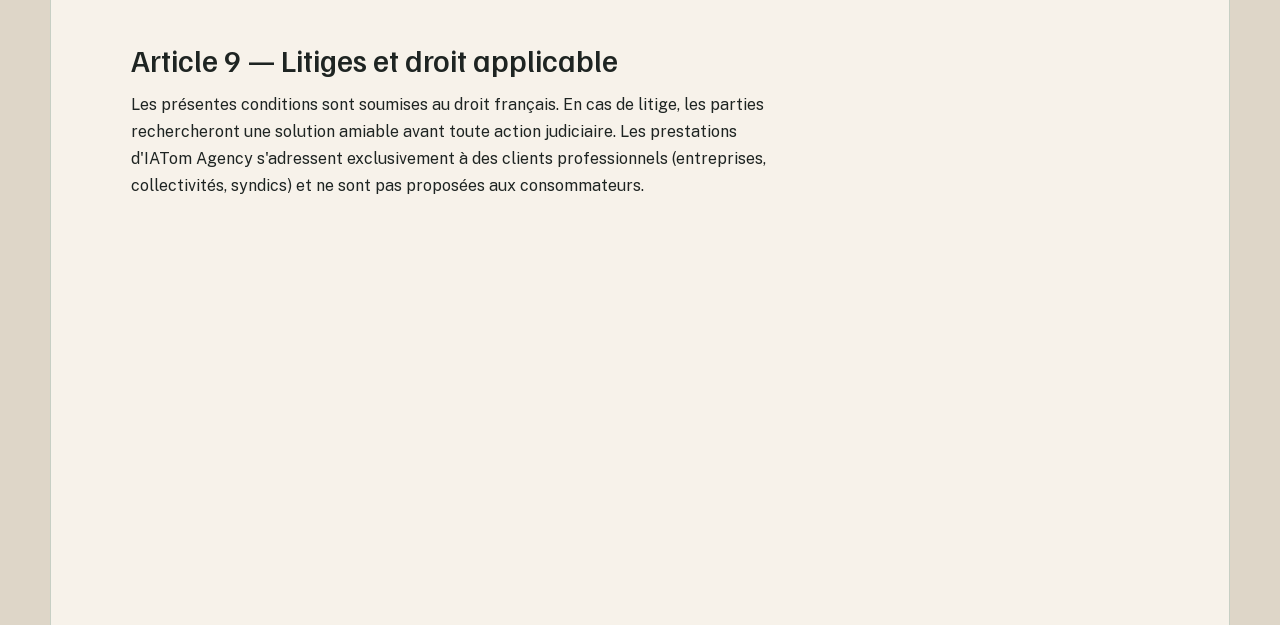
<file: cgv.html>
<!DOCTYPE html>
<html lang="fr">
<head>
<meta charset="UTF-8">
  <meta name="color-scheme" content="light">
<meta name="viewport" content="width=device-width, initial-scale=1">
<link rel="icon" href="assets/favicon.svg" type="image/svg+xml">
<link rel="icon" href="assets/favicon-32x32.png" type="image/png" sizes="32x32">
<link rel="icon" href="favicon.ico" sizes="any">
<link rel="apple-touch-icon" href="assets/apple-touch-icon.png">
<title>Conditions générales de vente — IATom Agency</title>
<meta name="description" content="Conditions générales de vente des prestations de conseil et de formation IATom Agency.">
<link rel="canonical" href="https://iatomagency.fr/cgv.html">
<meta property="og:type" content="website">
<meta property="og:site_name" content="IATom Agency">
<meta property="og:locale" content="fr_FR">
<meta property="og:title" content="Conditions générales de vente — IATom Agency">
<meta property="og:description" content="Conditions générales de vente des prestations de conseil et de formation IATom Agency.">
<meta property="og:url" content="https://iatomagency.fr/cgv.html">
<meta property="og:image" content="https://iatomagency.fr/assets/img/og-image.png">
<meta property="og:image:width" content="1200">
<meta property="og:image:height" content="630">
<meta name="twitter:card" content="summary_large_image">
<meta name="twitter:title" content="Conditions générales de vente — IATom Agency">
<meta name="twitter:description" content="Conditions générales de vente des prestations de conseil et de formation IATom Agency.">
<meta name="twitter:image" content="https://iatomagency.fr/assets/img/og-image.png">
<script>
/* Chorégraphie (choreo.js) : la classe « ch » n'est posée que si l'appareil n'a pas demandé de réduire les animations ;
   retirée automatiquement si choreo.js ne démarre pas. L'ouverture en particules : accueil seulement, arrivée depuis l'extérieur du site. */
(function(){var d=document.documentElement;try{
if(window.matchMedia&&window.matchMedia('(prefers-reduced-motion: reduce)').matches){return;}
d.classList.add('ch');
var p=location.pathname,ext=true;
try{ext=!document.referrer||new URL(document.referrer).origin!==location.origin;}catch(e){}
var robot=/bot|crawl|spider|slurp|preview|lighthouse|headless|facebookexternalhit/i.test(navigator.userAgent);
if((p==='/'||/\/index\.html$/.test(p))&&!location.hash&&ext&&!robot&&!(window.matchMedia&&matchMedia('(prefers-color-scheme: dark)').matches)){d.classList.add('ouverture');}
window.__chTimer=window.setTimeout(function(){if(!window.__ch){d.classList.remove('ch','ouverture');}},4000);
}catch(e){}})();
</script>
<link rel="stylesheet" href="assets/fonts.css">
<link rel="stylesheet" href="assets/styles.css">
<link rel="stylesheet" href="assets/site.css">
<link rel="stylesheet" href="assets/effects.css">
<link rel="stylesheet" href="assets/choreo.css">
<script type="application/ld+json">
{
  "@context": "https://schema.org",
  "@type": "ProfessionalService",
  "name": "IATom Agency",
  "description": "Accompagnement à l'adoption de l'IA pour PME, collectivités et syndics des Alpes-Maritimes et de Monaco.",
  "url": "https://iatomagency.fr/",
  "image": "https://iatomagency.fr/assets/img/thomas-blachere.jpg",
  "email": "bonjour@iatomagency.fr",
  "telephone": "+33601483318",
  "address": {
    "@type": "PostalAddress",
    "addressLocality": "Menton",
    "addressCountry": "FR"
  },
  "areaServed": ["Alpes-Maritimes", "Monaco"],
  "founder": {
    "@type": "Person",
    "name": "Thomas Blachère"
  }
}
</script>
</head>
<body>
<div class="iat-progress" aria-hidden="true"><div class="iat-progress__bar" id="scrollProgress"></div></div>
<div class="page">
<div class="site-header" style="display: flex; align-items: center; justify-content: space-between; padding: 20px 80px; border-bottom: 1px solid var(--iat-bordure);">
    <a href="index.html" style="text-decoration:none;" aria-label="Retour à l&#39;accueil"><span class="iat-logo iat-logo--principal iat-logo--horizontal" role="img" aria-label="IATom Agency" style="font-size: 34px;"><span class="iat-logo__mot"><span class="iat-logo__i">I<span class="iat-logo__point"></span></span><span class="iat-logo__ia">A</span><span class="iat-logo__tom">Tom</span></span><span class="iat-logo__filet"></span><span class="iat-logo__descripteur-inline">Agency</span></span></a>
    <button class="nav-burger" type="button" aria-label="Ouvrir le menu" aria-expanded="false"><span></span><span></span><span></span></button>
    <div class="site-nav" style="display: flex; align-items: center; gap: 28px; font-family: var(--iat-font-texte); font-size: 15px;">
      <a href="index.html" style="color: var(--iat-texte); text-decoration:none;">Accueil</a>
      <a href="offre.html" style="color: var(--iat-texte); text-decoration:none;">Offre</a>
      <a href="methode.html" style="color: var(--iat-texte); text-decoration:none;">Méthode</a>
      <a href="a-propos.html" style="color: var(--iat-texte); text-decoration:none;">À propos</a>
      <a href="contact.html" style="color: var(--iat-texte); text-decoration:none;">Contact</a>
    </div>
  
  <div class="nav-backdrop"></div>
</div>
<main>

  <div style="padding: 80px 80px 32px; display: flex; flex-direction: column; gap: 20px;">
    <h1 class="iat-heading iat-heading--h1" style="margin: 0px;">Conditions générales de vente</h1>
    <p class="iat-text iat-text--chapo" style="margin: 0px; max-width: 720px;">Conditions applicables aux prestations de conseil et de formation en intelligence artificielle proposées par IATom Agency.</p>
  </div>

  <div style="padding: 0px 80px 40px; display: flex; flex-direction: column; gap: 12px; max-width: 820px;">
    <h3 class="iat-heading iat-heading--h3" style="margin: 0px;">Article 1 — Objet</h3>
    <p class="iat-text iat-text--corps" style="margin: 0px;">Les présentes conditions régissent les prestations de conseil et de formation en intelligence artificielle proposées par IATom Agency (Thomas Blachère, entrepreneur individuel, SIRET 953 734 803 00026) aux PME et collectivités des Alpes-Maritimes et de Monaco.</p>
  </div>

  <div style="padding: 0px 80px 40px; display: flex; flex-direction: column; gap: 12px; max-width: 820px;">
    <h3 class="iat-heading iat-heading--h3" style="margin: 0px;">Article 2 — Devis et commande</h3>
    <p class="iat-text iat-text--corps" style="margin: 0px;">Toute prestation fait l'objet d'un devis préalable détaillant le périmètre, la durée et le tarif. La prestation débute après acceptation écrite du devis par le client.</p>
  </div>

  <div style="padding: 0px 80px 40px; display: flex; flex-direction: column; gap: 12px; max-width: 820px;">
    <h3 class="iat-heading iat-heading--h3" style="margin: 0px;">Article 3 — Tarifs et paiement</h3>
    <p class="iat-text iat-text--corps" style="margin: 0px;">Les tarifs sont indiqués nets de taxes : TVA non applicable, article 293 B du Code général des impôts (micro-entrepreneur). Les modalités de paiement (acompte, échéancier) sont précisées sur chaque devis.</p>
  </div>

  <div style="padding: 0px 80px 40px; display: flex; flex-direction: column; gap: 12px; max-width: 820px;">
    <h3 class="iat-heading iat-heading--h3" style="margin: 0px;">Article 4 — Obligations du prestataire</h3>
    <p class="iat-text iat-text--corps" style="margin: 0px;">IATom Agency s'engage à mettre en œuvre les moyens nécessaires à la bonne exécution de la prestation, dans le respect des délais convenus, sauf circonstance indépendante de sa volonté.</p>
  </div>

  <div style="padding: 0px 80px 40px; display: flex; flex-direction: column; gap: 12px; max-width: 820px;">
    <h3 class="iat-heading iat-heading--h3" style="margin: 0px;">Article 5 — Obligations du client</h3>
    <p class="iat-text iat-text--corps" style="margin: 0px;">Le client s'engage à fournir les informations et accès nécessaires à la réalisation de la prestation et à collaborer de bonne foi.</p>
  </div>

  <div style="padding: 0px 80px 40px; display: flex; flex-direction: column; gap: 12px; max-width: 820px;">
    <h3 class="iat-heading iat-heading--h3" style="margin: 0px;">Article 6 — Propriété intellectuelle des livrables</h3>
    <p class="iat-text iat-text--corps" style="margin: 0px;">Sauf accord contraire écrit, les livrables (supports de formation, recommandations, documents d'audit) sont cédés au client à l'issue du paiement intégral de la prestation. IATom Agency conserve le droit de faire état de la mission à des fins de référence commerciale, sauf opposition du client.</p>
  </div>

  <div style="padding: 0px 80px 40px; display: flex; flex-direction: column; gap: 12px; max-width: 820px;">
    <h3 class="iat-heading iat-heading--h3" style="margin: 0px;">Article 7 — Confidentialité</h3>
    <p class="iat-text iat-text--corps" style="margin: 0px;">IATom Agency s'engage à ne pas divulguer les informations confidentielles du client dont elle aurait connaissance dans le cadre de la prestation.</p>
  </div>

  <div style="padding: 0px 80px 40px; display: flex; flex-direction: column; gap: 12px; max-width: 820px;">
    <h3 class="iat-heading iat-heading--h3" style="margin: 0px;">Article 8 — Résiliation</h3>
    <p class="iat-text iat-text--corps" style="margin: 0px;">Toute résiliation anticipée par l'une des parties donne lieu au règlement des prestations déjà réalisées.</p>
  </div>

  <div style="padding: 0px 80px 88px; display: flex; flex-direction: column; gap: 12px; max-width: 820px;">
    <h3 class="iat-heading iat-heading--h3" style="margin: 0px;">Article 9 — Litiges et droit applicable</h3>
    <p class="iat-text iat-text--corps" style="margin: 0px;">Les présentes conditions sont soumises au droit français. En cas de litige, les parties rechercheront une solution amiable avant toute action judiciaire. Les prestations d'IATom Agency s'adressent exclusivement à des clients professionnels (entreprises, collectivités, syndics) et ne sont pas proposées aux consommateurs.</p>
  </div>

  </main>
<div style="background: var(--iat-sable);">
  <div class="site-footer-top" style="padding: 48px 80px; display: flex; align-items: flex-start; justify-content: space-between; gap: 48px;">
    <div class="footer-marque"><span class="iat-logo iat-logo--principal iat-logo--standard" role="img" aria-label="IATom Agency" style="font-size: 44px;"><span class="iat-logo__mot"><span class="iat-logo__i">I<span class="iat-logo__point"></span></span><span class="iat-logo__ia">A</span><span class="iat-logo__tom">Tom</span></span><span class="iat-logo__descripteur"><span>A</span><span>G</span><span>E</span><span>N</span><span>C</span><span>Y</span></span></span><a class="footer-qr" href="https://iatomagency.fr/carte" target="_blank" rel="noopener"><img src="assets/img/qr-contact-thomas.svg" width="84" height="84" alt="QR code de la carte de contact de Thomas Blachère" loading="lazy"><span class="footer-qr-texte"><strong>Enregistrer mon contact</strong><span>Scannez ou cliquez pour ajouter Thomas à vos contacts.</span></span></a></div>
    <div class="site-footer-cols" style="display: flex; gap: 64px; font-family: var(--iat-font-texte); font-size: 14px; color: var(--iat-texte);">
      <div style="display: flex; flex-direction: column; gap: 8px;">
        <div style="font-family: var(--iat-font-mono); font-size: 11px; letter-spacing: 0.12em; color: var(--iat-gris-texte);">PAGES</div>
        <a href="index.html" style="color:inherit;text-decoration:none;">Accueil</a><a href="offre.html" style="color:inherit;text-decoration:none;">Offre</a><a href="methode.html" style="color:inherit;text-decoration:none;">Méthode</a><a href="a-propos.html" style="color:inherit;text-decoration:none;">À propos</a><a href="contact.html" style="color:inherit;text-decoration:none;">Contact</a>
      </div>
      <div style="display: flex; flex-direction: column; gap: 8px;">
        <div style="font-family: var(--iat-font-mono); font-size: 11px; letter-spacing: 0.12em; color: var(--iat-gris-texte);">CONTACT</div>
        <a href="mailto:bonjour@iatomagency.fr" style="color:inherit;text-decoration:none;">bonjour@iatomagency.fr</a><a href="https://www.iatomagency.fr" style="color:inherit;text-decoration:none;">www.iatomagency.fr</a><a href="tel:+33601483318" style="color:inherit;text-decoration:none;">+33 (0)6 01 48 33 18</a>
      </div>
      <div style="display: flex; flex-direction: column; gap: 8px;">
        <div style="font-family: var(--iat-font-mono); font-size: 11px; letter-spacing: 0.12em; color: var(--iat-gris-texte);">LÉGAL</div>
        <a href="mentions-legales.html" style="color:inherit;text-decoration:none;">Mentions légales</a><a href="cgv.html" style="color:inherit;text-decoration:none;">CGV</a><a href="politique-confidentialite.html" style="color:inherit;text-decoration:none;">Politique de confidentialité</a><a href="plan-du-site.html" style="color:inherit;text-decoration:none;">Plan du site</a>
      </div>
    </div>
  </div>
  <div style="padding: 16px 80px; border-top: 1px solid var(--iat-bordure); font-family: var(--iat-font-mono); font-size: 12px; color: var(--iat-gris-texte);">© 2026 IATom Agency. Tous droits réservés.<button type="button" id="cookie-manage" class="cookie-manage-link">Gérer les cookies</button></div>
  </div>
</div>
<div id="cookie-banner" class="cookie-banner" hidden>
  <p class="cookie-banner__text">Ce site utilise Google Analytics pour mesurer sa fréquentation. Ces cookies ne sont déposés qu'avec votre accord. <a href="politique-confidentialite.html">En savoir plus</a>.</p>
  <div class="cookie-banner__actions">
    <button type="button" id="cookie-refuse" class="iat-button iat-button--secondary">Refuser</button>
    <button type="button" id="cookie-accept" class="iat-button iat-button--primary">Accepter</button>
  </div>
</div>
<script src="assets/nav.js" defer></script>
<script src="assets/consent.js" defer></script>
<script src="assets/effects.js" defer></script>
<script src="assets/choreo.js" defer></script>
</body>
</html>
</file>
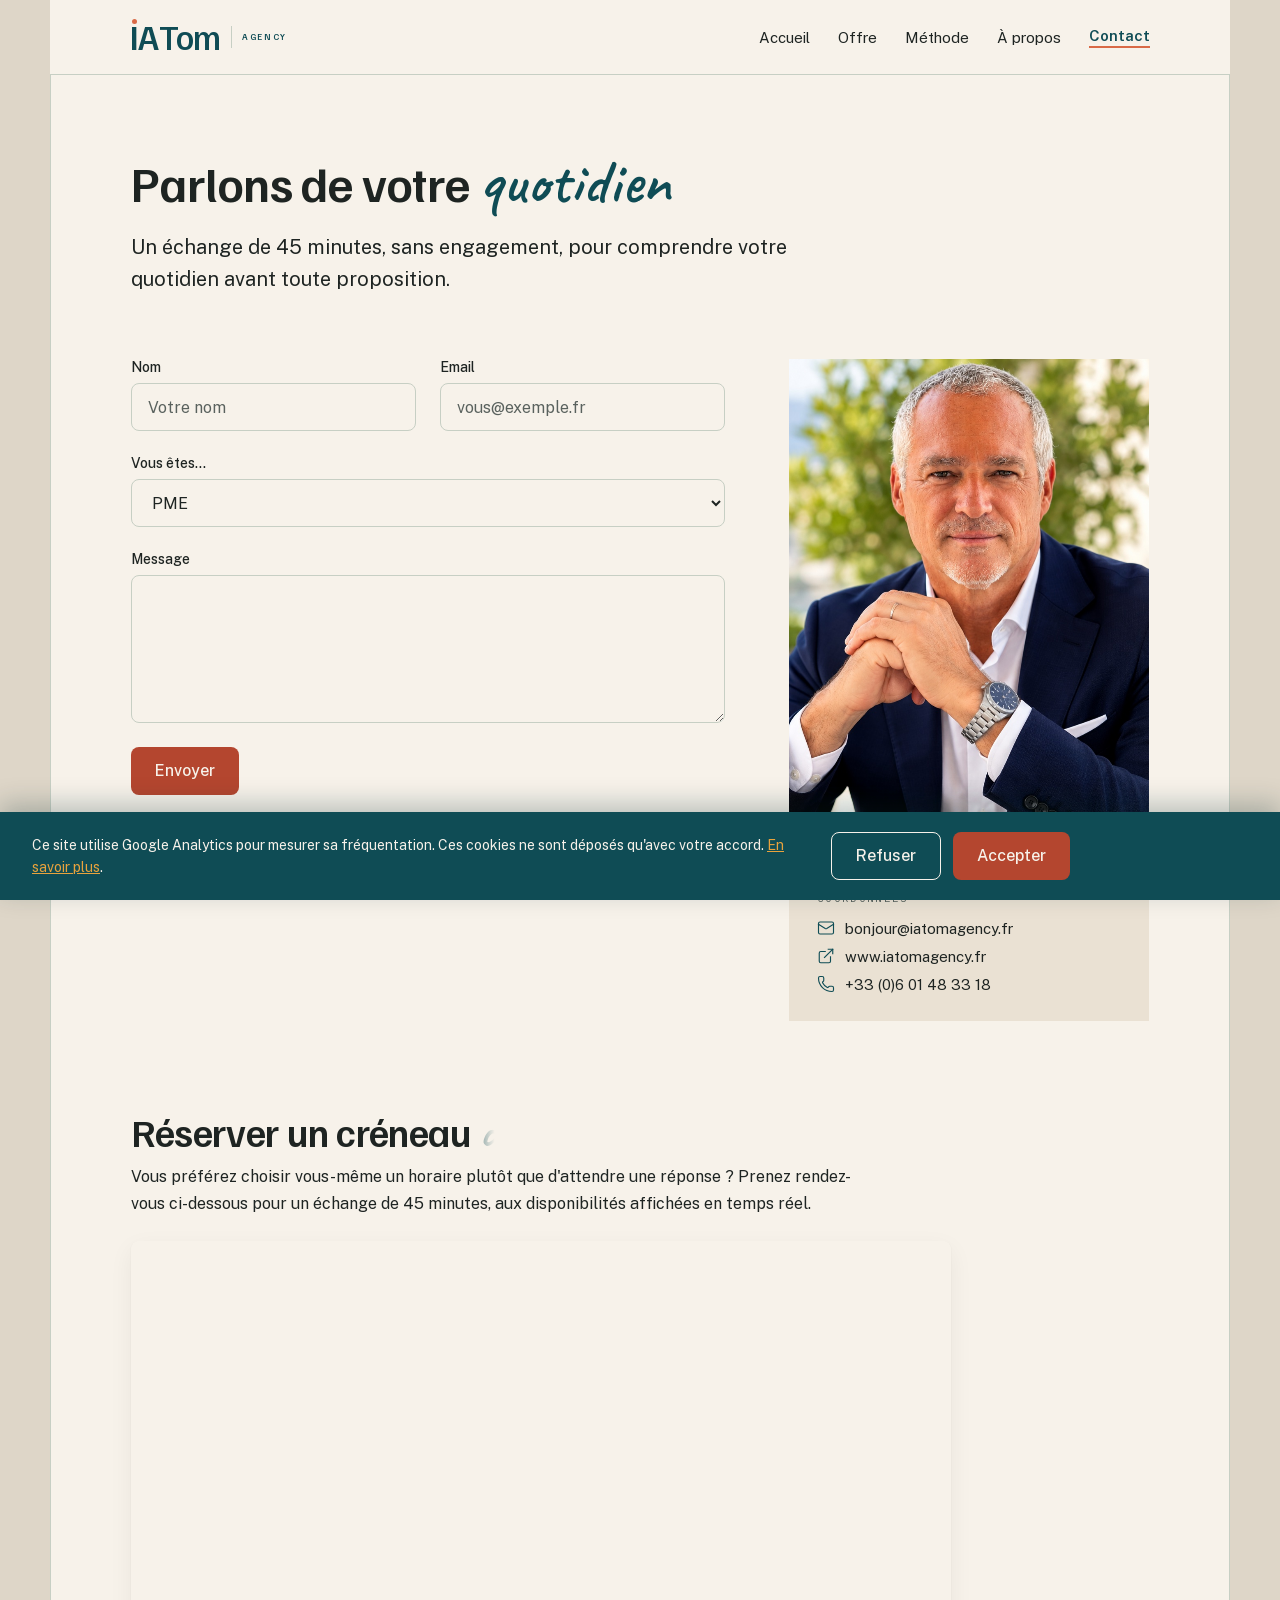
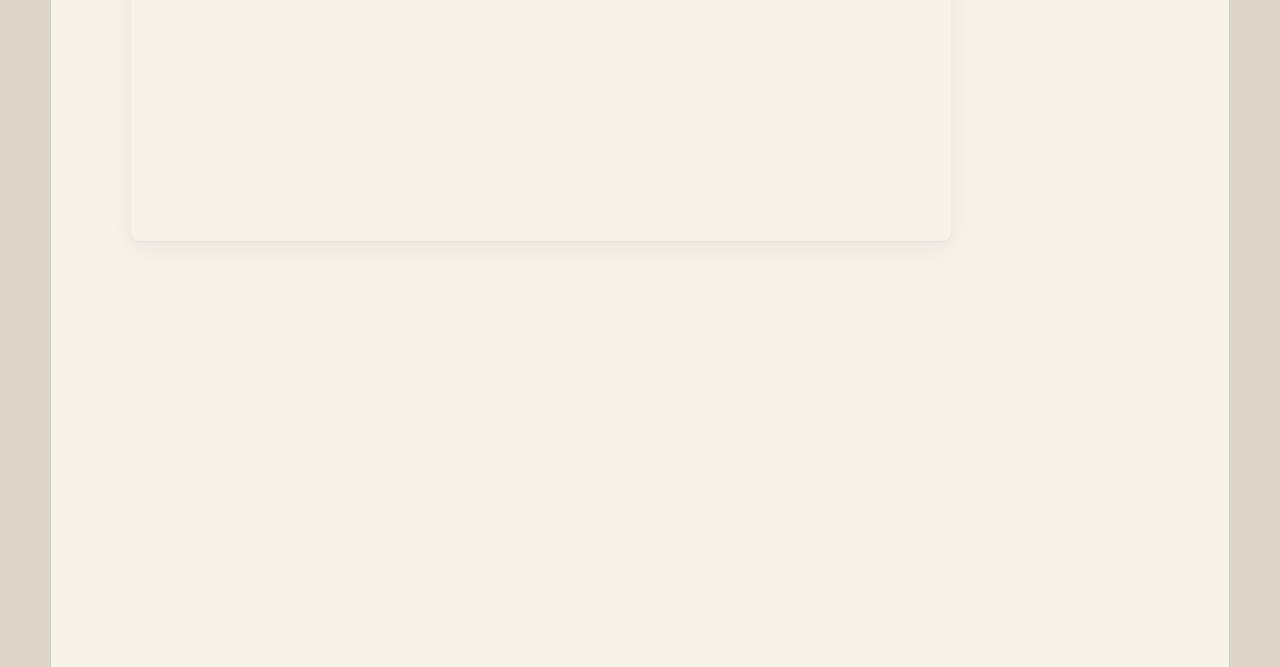
<file: contact.html>
<!DOCTYPE html>
<html lang="fr">
<head>
<meta charset="UTF-8">
  <meta name="color-scheme" content="light">
<meta name="viewport" content="width=device-width, initial-scale=1">
<link rel="icon" href="assets/favicon.svg" type="image/svg+xml">
<link rel="icon" href="assets/favicon-32x32.png" type="image/png" sizes="32x32">
<link rel="icon" href="favicon.ico" sizes="any">
<link rel="apple-touch-icon" href="assets/apple-touch-icon.png">
<title>Contact — IATom Agency</title>
<meta name="description" content="Prenez rendez-vous pour un échange de 45 minutes, sans engagement, avec IATom Agency.">
<link rel="canonical" href="https://iatomagency.fr/contact.html">
<meta property="og:type" content="website">
<meta property="og:site_name" content="IATom Agency">
<meta property="og:locale" content="fr_FR">
<meta property="og:title" content="Contact — IATom Agency">
<meta property="og:description" content="Prenez rendez-vous pour un échange de 45 minutes, sans engagement, avec IATom Agency.">
<meta property="og:url" content="https://iatomagency.fr/contact.html">
<meta property="og:image" content="https://iatomagency.fr/assets/img/og-image.png">
<meta property="og:image:width" content="1200">
<meta property="og:image:height" content="630">
<meta name="twitter:card" content="summary_large_image">
<meta name="twitter:title" content="Contact — IATom Agency">
<meta name="twitter:description" content="Prenez rendez-vous pour un échange de 45 minutes, sans engagement, avec IATom Agency.">
<meta name="twitter:image" content="https://iatomagency.fr/assets/img/og-image.png">
<script>
/* Chorégraphie (choreo.js) : la classe « ch » n'est posée que si l'appareil n'a pas demandé de réduire les animations ;
   retirée automatiquement si choreo.js ne démarre pas. L'ouverture en particules : accueil seulement, arrivée depuis l'extérieur du site. */
(function(){var d=document.documentElement;try{
if(window.matchMedia&&window.matchMedia('(prefers-reduced-motion: reduce)').matches){return;}
d.classList.add('ch');
var p=location.pathname,ext=true;
try{ext=!document.referrer||new URL(document.referrer).origin!==location.origin;}catch(e){}
var robot=/bot|crawl|spider|slurp|preview|lighthouse|headless|facebookexternalhit/i.test(navigator.userAgent);
if((p==='/'||/\/index\.html$/.test(p))&&!location.hash&&ext&&!robot&&!(window.matchMedia&&matchMedia('(prefers-color-scheme: dark)').matches)){d.classList.add('ouverture');}
window.__chTimer=window.setTimeout(function(){if(!window.__ch){d.classList.remove('ch','ouverture');}},4000);
}catch(e){}})();
</script>
<link rel="stylesheet" href="assets/fonts.css">
<link rel="stylesheet" href="assets/styles.css">
<link rel="stylesheet" href="assets/site.css">
<link rel="stylesheet" href="assets/effects.css">
<link rel="stylesheet" href="assets/survol.css">
<link rel="stylesheet" href="assets/choreo.css">
<script type="application/ld+json">
{
  "@context": "https://schema.org",
  "@type": "ProfessionalService",
  "name": "IATom Agency",
  "description": "Accompagnement à l'adoption de l'IA pour PME, collectivités et syndics des Alpes-Maritimes et de Monaco.",
  "url": "https://iatomagency.fr/",
  "image": "https://iatomagency.fr/assets/img/thomas-blachere.jpg",
  "email": "bonjour@iatomagency.fr",
  "telephone": "+33601483318",
  "address": {
    "@type": "PostalAddress",
    "addressLocality": "Menton",
    "addressCountry": "FR"
  },
  "areaServed": ["Alpes-Maritimes", "Monaco"],
  "founder": {
    "@type": "Person",
    "name": "Thomas Blachère"
  }
}
</script>
</head>
<body>
<div class="iat-progress" aria-hidden="true"><div class="iat-progress__bar" id="scrollProgress"></div></div>
<div class="page">
<div class="site-header" style="display: flex; align-items: center; justify-content: space-between; padding: 20px 80px; border-bottom: 1px solid var(--iat-bordure);">
    <a href="index.html" style="text-decoration:none;" aria-label="Retour à l&#39;accueil"><span class="iat-logo iat-logo--principal iat-logo--horizontal" role="img" aria-label="IATom Agency" style="font-size: 34px;"><span class="iat-logo__mot"><span class="iat-logo__i">I<span class="iat-logo__point"></span></span><span class="iat-logo__ia">A</span><span class="iat-logo__tom">Tom</span></span><span class="iat-logo__filet"></span><span class="iat-logo__descripteur-inline">Agency</span></span></a>
    <button class="nav-burger" type="button" aria-label="Ouvrir le menu" aria-expanded="false"><span></span><span></span><span></span></button>
    <div class="site-nav" style="display: flex; align-items: center; gap: 28px; font-family: var(--iat-font-texte); font-size: 15px;">
      <a href="index.html" style="color: var(--iat-texte); text-decoration:none;">Accueil</a>
      <a href="offre.html" style="color: var(--iat-texte); text-decoration:none;">Offre</a>
      <a href="methode.html" style="color: var(--iat-texte); text-decoration:none;">Méthode</a>
      <a href="a-propos.html" style="color: var(--iat-texte); text-decoration:none;">À propos</a>
      <a href="contact.html" style="color: var(--iat-petrole); font-weight: 600; border-bottom: 2px solid var(--iat-corail); padding-bottom: 2px; text-decoration:none;" aria-current="page">Contact</a>
    </div>
  
  <div class="nav-backdrop"></div>
</div>
<main>

  <div style="padding: 80px 80px 64px; display: flex; flex-direction: column; gap: 20px;">
    <h1 class="iat-heading iat-heading--h1" style="margin: 0px;">Parlons de votre <em>quotidien</em></h1>
    <p class="iat-text iat-text--chapo" style="margin: 0px; max-width: 720px;">Un échange de 45 minutes, sans engagement, pour comprendre votre quotidien avant toute proposition.</p>
  </div>

  <div class="grid-contact-layout" style="padding: 0px 80px 88px; display: grid; grid-template-columns: 1fr 360px; gap: 64px; align-items: start;">

    <form name="contact" method="POST" data-netlify="true" netlify-honeypot="bot-field" style="display: flex; flex-direction: column; gap: 24px;" action="/merci.html"><input type="hidden" name="form-name" value="contact"><p style="display:none"><label>Ne pas remplir : <input name="bot-field"></label></p>
      <div class="grid-form-pair" style="display: grid; grid-template-columns: 1fr 1fr; gap: 24px;">
        <div class="iat-field"><label class="iat-field__label" for="nom">Nom</label><input id="nom" name="nom" class="iat-field__input" required placeholder="Votre nom"></div>
        <div class="iat-field"><label class="iat-field__label" for="email">Email</label><input id="email" name="email" class="iat-field__input" required type="email" placeholder="vous@exemple.fr"></div>
      </div>
      <div class="iat-field">
        <label class="iat-field__label" for="segment">Vous êtes...</label>
        <select id="segment" name="segment" class="iat-field__input">
          <option>PME</option>
          <option>Collectivité</option>
          <option>Syndic</option>
          <option>Autre</option>
        </select>
      </div>
      <div class="iat-field">
        <label class="iat-field__label" for="message">Message</label>
        <textarea id="message" name="message" class="iat-field__input" rows="6" required style="height: auto; padding: 16px; resize: vertical; font-family: var(--iat-font-texte);"></textarea>
      </div>
      <div><button class="iat-button iat-button--primary">Envoyer</button></div>
    </form>

    <div style="display: flex; flex-direction: column; gap: 24px;">
      <div class="iat-photo" style="aspect-ratio: 3 / 4;"><img class="iat-photo__image" src="assets/img/thomas-blachere.jpg" alt="Thomas Blachère, fondateur d'IATom Agency"></div>
      <div style="display: flex; flex-direction: column; gap: 14px; padding: 28px; background: var(--iat-sable);">
        <div style="font-family: var(--iat-font-mono); font-size: 11px; letter-spacing: 0.12em; color: var(--iat-gris-texte);">COORDONNÉES</div>
        <div style="display: flex; flex-direction: column; gap: 10px; font-family: var(--iat-font-texte); font-size: 15px; color: var(--iat-texte);">
          <div style="display: flex; align-items: center; gap: 10px;"><svg class="iat-icon" width="18" height="18" viewBox="0 0 24 24" fill="none" stroke="currentColor" stroke-width="1.5" stroke-linecap="square" stroke-linejoin="miter" aria-hidden="true"><path d="m22 7-8.991 5.727a2 2 0 0 1-2.009 0L2 7"></path> <rect x="2" y="4" width="20" height="16" rx="2"></rect></svg><a href="mailto:bonjour@iatomagency.fr" style="color:inherit;text-decoration:none;">bonjour@iatomagency.fr</a></div>
          <div style="display: flex; align-items: center; gap: 10px;"><svg class="iat-icon" width="18" height="18" viewBox="0 0 24 24" fill="none" stroke="currentColor" stroke-width="1.5" stroke-linecap="square" stroke-linejoin="miter" aria-hidden="true"><path d="M15 3h6v6"></path> <path d="M10 14 21 3"></path> <path d="M18 13v6a2 2 0 0 1-2 2H5a2 2 0 0 1-2-2V8a2 2 0 0 1 2-2h6"></path></svg><a href="https://www.iatomagency.fr" style="color:inherit;text-decoration:none;">www.iatomagency.fr</a></div>
          <div style="display: flex; align-items: center; gap: 10px;"><svg class="iat-icon" width="18" height="18" viewBox="0 0 24 24" fill="none" stroke="currentColor" stroke-width="1.5" stroke-linecap="square" stroke-linejoin="miter" aria-hidden="true"><path d="M13.832 16.568a1 1 0 0 0 1.213-.303l.355-.465A2 2 0 0 1 17 15h3a2 2 0 0 1 2 2v3a2 2 0 0 1-2 2A18 18 0 0 1 2 4a2 2 0 0 1 2-2h3a2 2 0 0 1 2 2v3a2 2 0 0 1-.8 1.6l-.468.351a1 1 0 0 0-.292 1.233 14 14 0 0 0 6.392 6.384"></path></svg><a href="tel:+33601483318" style="color:inherit;text-decoration:none;">+33 (0)6 01 48 33 18</a></div>
        </div>
      </div>
    </div>

  </div>

    <div style="padding: 0px 80px 88px; display: flex; flex-direction: column; gap: 24px;">
    <div style="display: flex; flex-direction: column; gap: 8px; max-width: 720px;">
      <h2 class="iat-heading iat-heading--h2" style="margin: 0px;">Réserver un créneau <em>directement</em></h2>
      <p class="iat-text iat-text--corps" style="margin: 0px;">Vous préférez choisir vous-même un horaire plutôt que d'attendre une réponse ? Prenez rendez-vous ci-dessous pour un échange de 45 minutes, aux disponibilités affichées en temps réel.</p>
    </div>
    <div class="iat-booking-frame">
      <!-- Google Calendar Appointment Scheduling begin -->
<iframe src="https://calendar.google.com/calendar/appointments/schedules/AcZssZ3hga0Ec7mykqFEoW8uOXSiy1QiskEpRnJN0eufmSe49OiPd_utQh5ajTtq4hc56D9JvqtlxGmZ?gv=true" style="border: 0" width="100%" height="600" frameborder="0"></iframe>
<!-- end Google Calendar Appointment Scheduling -->
    </div>
  </div>

</main>
<div style="background: var(--iat-sable);">
  <div class="site-footer-top" style="padding: 48px 80px; display: flex; align-items: flex-start; justify-content: space-between; gap: 48px;">
    <div class="footer-marque"><span class="iat-logo iat-logo--principal iat-logo--standard" role="img" aria-label="IATom Agency" style="font-size: 44px;"><span class="iat-logo__mot"><span class="iat-logo__i">I<span class="iat-logo__point"></span></span><span class="iat-logo__ia">A</span><span class="iat-logo__tom">Tom</span></span><span class="iat-logo__descripteur"><span>A</span><span>G</span><span>E</span><span>N</span><span>C</span><span>Y</span></span></span><a class="footer-qr" href="https://iatomagency.fr/carte" target="_blank" rel="noopener"><img src="assets/img/qr-contact-thomas.svg" width="84" height="84" alt="QR code de la carte de contact de Thomas Blachère" loading="lazy"><span class="footer-qr-texte"><strong>Enregistrer mon contact</strong><span>Scannez ou cliquez pour ajouter Thomas à vos contacts.</span></span></a></div>
    <div class="site-footer-cols" style="display: flex; gap: 64px; font-family: var(--iat-font-texte); font-size: 14px; color: var(--iat-texte);">
      <div style="display: flex; flex-direction: column; gap: 8px;">
        <div style="font-family: var(--iat-font-mono); font-size: 11px; letter-spacing: 0.12em; color: var(--iat-gris-texte);">PAGES</div>
        <a href="index.html" style="color:inherit;text-decoration:none;">Accueil</a><a href="offre.html" style="color:inherit;text-decoration:none;">Offre</a><a href="methode.html" style="color:inherit;text-decoration:none;">Méthode</a><a href="a-propos.html" style="color:inherit;text-decoration:none;">À propos</a><a href="contact.html" style="color:inherit;text-decoration:none;">Contact</a>
      </div>
      <div style="display: flex; flex-direction: column; gap: 8px;">
        <div style="font-family: var(--iat-font-mono); font-size: 11px; letter-spacing: 0.12em; color: var(--iat-gris-texte);">CONTACT</div>
        <a href="mailto:bonjour@iatomagency.fr" style="color:inherit;text-decoration:none;">bonjour@iatomagency.fr</a><a href="https://www.iatomagency.fr" style="color:inherit;text-decoration:none;">www.iatomagency.fr</a><a href="tel:+33601483318" style="color:inherit;text-decoration:none;">+33 (0)6 01 48 33 18</a>
      </div>
      <div style="display: flex; flex-direction: column; gap: 8px;">
        <div style="font-family: var(--iat-font-mono); font-size: 11px; letter-spacing: 0.12em; color: var(--iat-gris-texte);">LÉGAL</div>
        <a href="mentions-legales.html" style="color:inherit;text-decoration:none;">Mentions légales</a><a href="cgv.html" style="color:inherit;text-decoration:none;">CGV</a><a href="politique-confidentialite.html" style="color:inherit;text-decoration:none;">Politique de confidentialité</a><a href="plan-du-site.html" style="color:inherit;text-decoration:none;">Plan du site</a>
      </div>
    </div>
  </div>
  <div style="padding: 16px 80px; border-top: 1px solid var(--iat-bordure); font-family: var(--iat-font-mono); font-size: 12px; color: var(--iat-gris-texte);">© 2026 IATom Agency. Tous droits réservés.<button type="button" id="cookie-manage" class="cookie-manage-link">Gérer les cookies</button></div></div>
</div>
<div id="cookie-banner" class="cookie-banner" hidden>
  <p class="cookie-banner__text">Ce site utilise Google Analytics pour mesurer sa fréquentation. Ces cookies ne sont déposés qu'avec votre accord. <a href="politique-confidentialite.html">En savoir plus</a>.</p>
  <div class="cookie-banner__actions">
    <button type="button" id="cookie-refuse" class="iat-button iat-button--secondary">Refuser</button>
    <button type="button" id="cookie-accept" class="iat-button iat-button--primary">Accepter</button>
  </div>
</div>
<script src="assets/nav.js" defer></script>
<script src="assets/consent.js" defer></script>
<script src="assets/effects.js" defer></script>
<script src="assets/survol.js" defer></script>
<script src="assets/choreo.js" defer></script>
</body>
</html>
</file>
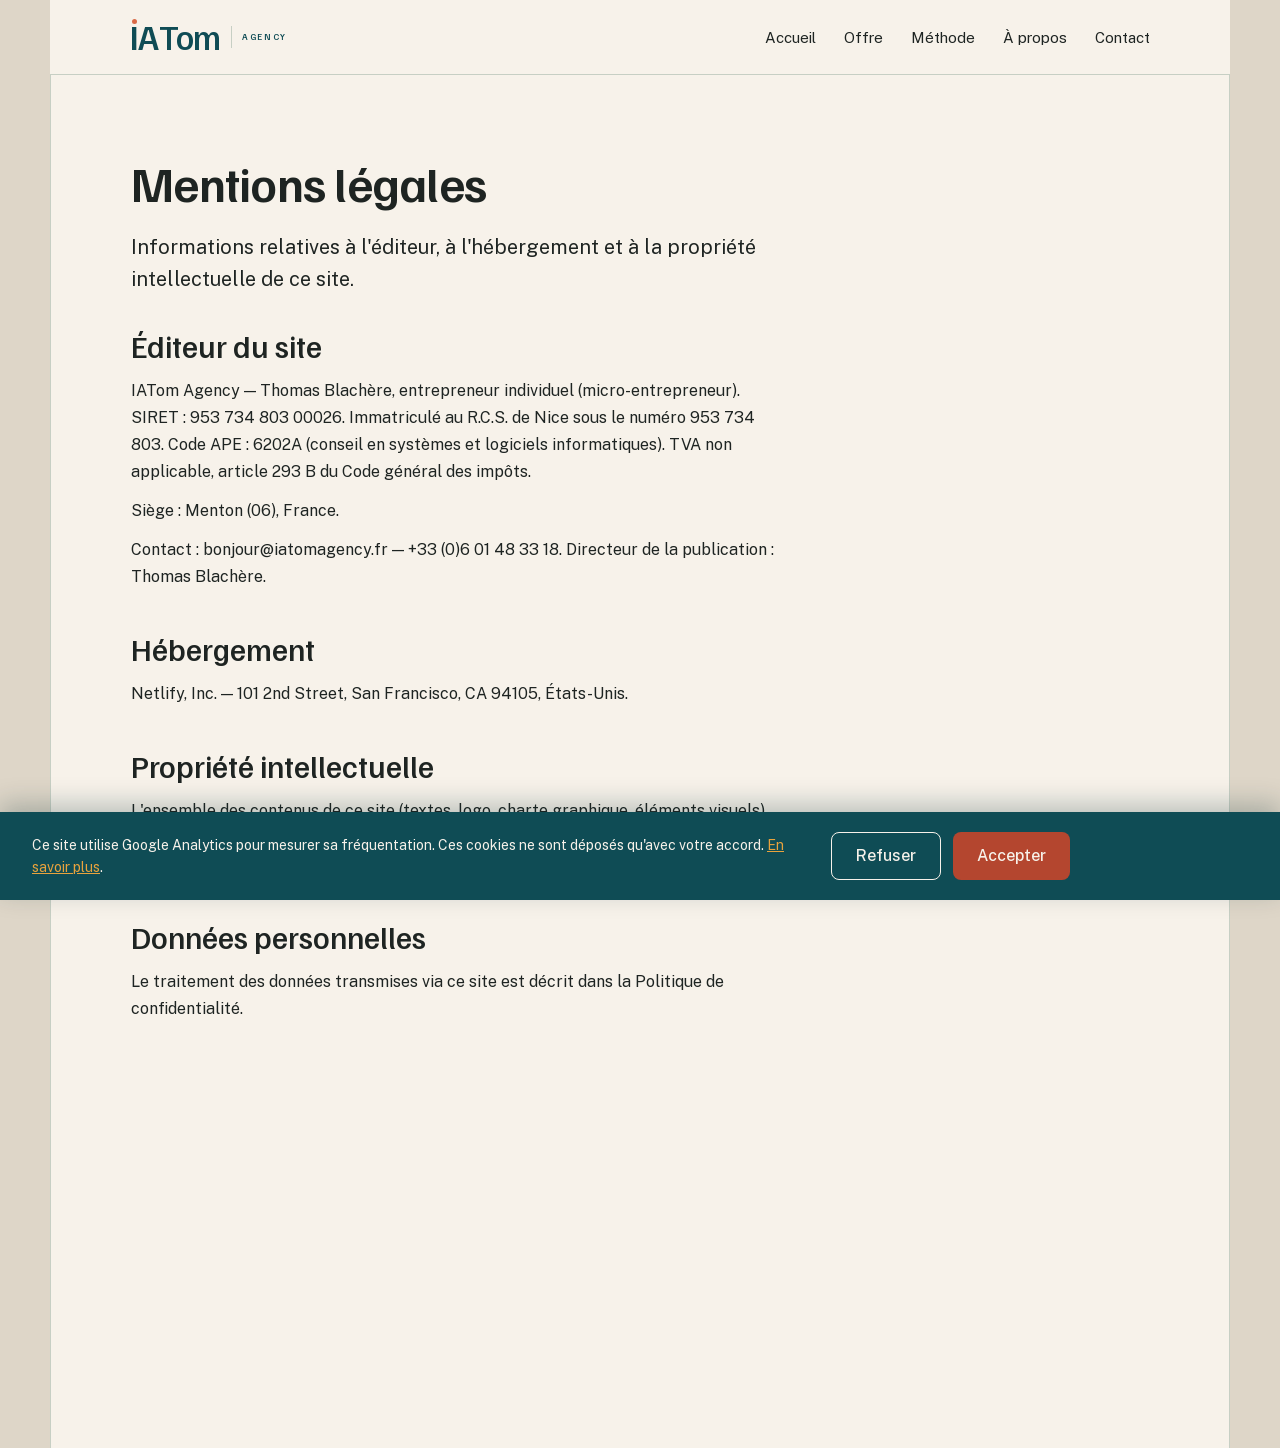
<file: mentions-legales.html>
<!DOCTYPE html>
<html lang="fr">
<head>
<meta charset="UTF-8">
  <meta name="color-scheme" content="light">
<meta name="viewport" content="width=device-width, initial-scale=1">
<link rel="icon" href="assets/favicon.svg" type="image/svg+xml">
<link rel="icon" href="assets/favicon-32x32.png" type="image/png" sizes="32x32">
<link rel="icon" href="favicon.ico" sizes="any">
<link rel="apple-touch-icon" href="assets/apple-touch-icon.png">
<title>Mentions légales — IATom Agency</title>
<meta name="description" content="Mentions légales du site IATom Agency.">
<link rel="canonical" href="https://iatomagency.fr/mentions-legales.html">
<meta property="og:type" content="website">
<meta property="og:site_name" content="IATom Agency">
<meta property="og:locale" content="fr_FR">
<meta property="og:title" content="Mentions légales — IATom Agency">
<meta property="og:description" content="Mentions légales du site IATom Agency.">
<meta property="og:url" content="https://iatomagency.fr/mentions-legales.html">
<meta property="og:image" content="https://iatomagency.fr/assets/img/og-image.png">
<meta property="og:image:width" content="1200">
<meta property="og:image:height" content="630">
<meta name="twitter:card" content="summary_large_image">
<meta name="twitter:title" content="Mentions légales — IATom Agency">
<meta name="twitter:description" content="Mentions légales du site IATom Agency.">
<meta name="twitter:image" content="https://iatomagency.fr/assets/img/og-image.png">
<script>
/* Chorégraphie (choreo.js) : la classe « ch » n'est posée que si l'appareil n'a pas demandé de réduire les animations ;
   retirée automatiquement si choreo.js ne démarre pas. L'ouverture en particules : accueil seulement, arrivée depuis l'extérieur du site. */
(function(){var d=document.documentElement;try{
if(window.matchMedia&&window.matchMedia('(prefers-reduced-motion: reduce)').matches){return;}
d.classList.add('ch');
var p=location.pathname,ext=true;
try{ext=!document.referrer||new URL(document.referrer).origin!==location.origin;}catch(e){}
var robot=/bot|crawl|spider|slurp|preview|lighthouse|headless|facebookexternalhit/i.test(navigator.userAgent);
if((p==='/'||/\/index\.html$/.test(p))&&!location.hash&&ext&&!robot&&!(window.matchMedia&&matchMedia('(prefers-color-scheme: dark)').matches)){d.classList.add('ouverture');}
window.__chTimer=window.setTimeout(function(){if(!window.__ch){d.classList.remove('ch','ouverture');}},4000);
}catch(e){}})();
</script>
<link rel="stylesheet" href="assets/fonts.css">
<link rel="stylesheet" href="assets/styles.css">
<link rel="stylesheet" href="assets/site.css">
<link rel="stylesheet" href="assets/effects.css">
<link rel="stylesheet" href="assets/choreo.css">
<script type="application/ld+json">
{
  "@context": "https://schema.org",
  "@type": "ProfessionalService",
  "name": "IATom Agency",
  "description": "Accompagnement à l'adoption de l'IA pour PME, collectivités et syndics des Alpes-Maritimes et de Monaco.",
  "url": "https://iatomagency.fr/",
  "image": "https://iatomagency.fr/assets/img/thomas-blachere.jpg",
  "email": "bonjour@iatomagency.fr",
  "telephone": "+33601483318",
  "address": {
    "@type": "PostalAddress",
    "addressLocality": "Menton",
    "addressCountry": "FR"
  },
  "areaServed": ["Alpes-Maritimes", "Monaco"],
  "founder": {
    "@type": "Person",
    "name": "Thomas Blachère"
  }
}
</script>
</head>
<body>
<div class="iat-progress" aria-hidden="true"><div class="iat-progress__bar" id="scrollProgress"></div></div>
<div class="page">
<div class="site-header" style="display: flex; align-items: center; justify-content: space-between; padding: 20px 80px; border-bottom: 1px solid var(--iat-bordure);">
    <a href="index.html" style="text-decoration:none;" aria-label="Retour à l&#39;accueil"><span class="iat-logo iat-logo--principal iat-logo--horizontal" role="img" aria-label="IATom Agency" style="font-size: 34px;"><span class="iat-logo__mot"><span class="iat-logo__i">I<span class="iat-logo__point"></span></span><span class="iat-logo__ia">A</span><span class="iat-logo__tom">Tom</span></span><span class="iat-logo__filet"></span><span class="iat-logo__descripteur-inline">Agency</span></span></a>
    <button class="nav-burger" type="button" aria-label="Ouvrir le menu" aria-expanded="false"><span></span><span></span><span></span></button>
    <div class="site-nav" style="display: flex; align-items: center; gap: 28px; font-family: var(--iat-font-texte); font-size: 15px;">
      <a href="index.html" style="color: var(--iat-texte); text-decoration:none;">Accueil</a>
      <a href="offre.html" style="color: var(--iat-texte); text-decoration:none;">Offre</a>
      <a href="methode.html" style="color: var(--iat-texte); text-decoration:none;">Méthode</a>
      <a href="a-propos.html" style="color: var(--iat-texte); text-decoration:none;">À propos</a>
      <a href="contact.html" style="color: var(--iat-texte); text-decoration:none;">Contact</a>
    </div>
  
  <div class="nav-backdrop"></div>
</div>
<main>

  <div style="padding: 80px 80px 32px; display: flex; flex-direction: column; gap: 20px;">
    <h1 class="iat-heading iat-heading--h1" style="margin: 0px;">Mentions légales</h1>
    <p class="iat-text iat-text--chapo" style="margin: 0px; max-width: 720px;">Informations relatives à l'éditeur, à l'hébergement et à la propriété intellectuelle de ce site.</p>
  </div>

  <div style="padding: 0px 80px 40px; display: flex; flex-direction: column; gap: 12px; max-width: 820px;">
    <h3 class="iat-heading iat-heading--h3" style="margin: 0px;">Éditeur du site</h3>
    <p class="iat-text iat-text--corps" style="margin: 0px;">IATom Agency — Thomas Blachère, entrepreneur individuel (micro-entrepreneur). SIRET : 953 734 803 00026. Immatriculé au R.C.S. de Nice sous le numéro 953 734 803. Code APE : 6202A (conseil en systèmes et logiciels informatiques). TVA non applicable, article 293 B du Code général des impôts.</p>
    <p class="iat-text iat-text--corps" style="margin: 0px;">Siège : Menton (06), France.</p>
    <p class="iat-text iat-text--corps" style="margin: 0px;">Contact : bonjour@iatomagency.fr — +33 (0)6 01 48 33 18. Directeur de la publication : Thomas Blachère.</p>
  </div>

  <div style="padding: 0px 80px 40px; display: flex; flex-direction: column; gap: 12px; max-width: 820px;">
    <h3 class="iat-heading iat-heading--h3" style="margin: 0px;">Hébergement</h3>
    <p class="iat-text iat-text--corps" style="margin: 0px;">Netlify, Inc. — 101 2nd Street, San Francisco, CA 94105, États-Unis.</p>
  </div>

  <div style="padding: 0px 80px 40px; display: flex; flex-direction: column; gap: 12px; max-width: 820px;">
    <h3 class="iat-heading iat-heading--h3" style="margin: 0px;">Propriété intellectuelle</h3>
    <p class="iat-text iat-text--corps" style="margin: 0px;">L'ensemble des contenus de ce site (textes, logo, charte graphique, éléments visuels) est la propriété exclusive d'IATom Agency, sauf mention contraire. Toute reproduction, même partielle, est soumise à autorisation préalable.</p>
  </div>

  <div style="padding: 0px 80px 88px; display: flex; flex-direction: column; gap: 12px; max-width: 820px;">
    <h3 class="iat-heading iat-heading--h3" style="margin: 0px;">Données personnelles</h3>
    <p class="iat-text iat-text--corps" style="margin: 0px;">Le traitement des données transmises via ce site est décrit dans la Politique de confidentialité.</p>
  </div>

  </main>
<div style="background: var(--iat-sable);">
  <div class="site-footer-top" style="padding: 48px 80px; display: flex; align-items: flex-start; justify-content: space-between; gap: 48px;">
    <div class="footer-marque"><span class="iat-logo iat-logo--principal iat-logo--standard" role="img" aria-label="IATom Agency" style="font-size: 44px;"><span class="iat-logo__mot"><span class="iat-logo__i">I<span class="iat-logo__point"></span></span><span class="iat-logo__ia">A</span><span class="iat-logo__tom">Tom</span></span><span class="iat-logo__descripteur"><span>A</span><span>G</span><span>E</span><span>N</span><span>C</span><span>Y</span></span></span><a class="footer-qr" href="https://iatomagency.fr/carte" target="_blank" rel="noopener"><img src="assets/img/qr-contact-thomas.svg" width="84" height="84" alt="QR code de la carte de contact de Thomas Blachère" loading="lazy"><span class="footer-qr-texte"><strong>Enregistrer mon contact</strong><span>Scannez ou cliquez pour ajouter Thomas à vos contacts.</span></span></a></div>
    <div class="site-footer-cols" style="display: flex; gap: 64px; font-family: var(--iat-font-texte); font-size: 14px; color: var(--iat-texte);">
      <div style="display: flex; flex-direction: column; gap: 8px;">
        <div style="font-family: var(--iat-font-mono); font-size: 11px; letter-spacing: 0.12em; color: var(--iat-gris-texte);">PAGES</div>
        <a href="index.html" style="color:inherit;text-decoration:none;">Accueil</a><a href="offre.html" style="color:inherit;text-decoration:none;">Offre</a><a href="methode.html" style="color:inherit;text-decoration:none;">Méthode</a><a href="a-propos.html" style="color:inherit;text-decoration:none;">À propos</a><a href="contact.html" style="color:inherit;text-decoration:none;">Contact</a>
      </div>
      <div style="display: flex; flex-direction: column; gap: 8px;">
        <div style="font-family: var(--iat-font-mono); font-size: 11px; letter-spacing: 0.12em; color: var(--iat-gris-texte);">CONTACT</div>
        <a href="mailto:bonjour@iatomagency.fr" style="color:inherit;text-decoration:none;">bonjour@iatomagency.fr</a><a href="https://www.iatomagency.fr" style="color:inherit;text-decoration:none;">www.iatomagency.fr</a><a href="tel:+33601483318" style="color:inherit;text-decoration:none;">+33 (0)6 01 48 33 18</a>
      </div>
      <div style="display: flex; flex-direction: column; gap: 8px;">
        <div style="font-family: var(--iat-font-mono); font-size: 11px; letter-spacing: 0.12em; color: var(--iat-gris-texte);">LÉGAL</div>
        <a href="mentions-legales.html" style="color:inherit;text-decoration:none;">Mentions légales</a><a href="cgv.html" style="color:inherit;text-decoration:none;">CGV</a><a href="politique-confidentialite.html" style="color:inherit;text-decoration:none;">Politique de confidentialité</a><a href="plan-du-site.html" style="color:inherit;text-decoration:none;">Plan du site</a>
      </div>
    </div>
  </div>
  <div style="padding: 16px 80px; border-top: 1px solid var(--iat-bordure); font-family: var(--iat-font-mono); font-size: 12px; color: var(--iat-gris-texte);">© 2026 IATom Agency. Tous droits réservés.<button type="button" id="cookie-manage" class="cookie-manage-link">Gérer les cookies</button></div>
  </div>
</div>
<div id="cookie-banner" class="cookie-banner" hidden>
  <p class="cookie-banner__text">Ce site utilise Google Analytics pour mesurer sa fréquentation. Ces cookies ne sont déposés qu'avec votre accord. <a href="politique-confidentialite.html">En savoir plus</a>.</p>
  <div class="cookie-banner__actions">
    <button type="button" id="cookie-refuse" class="iat-button iat-button--secondary">Refuser</button>
    <button type="button" id="cookie-accept" class="iat-button iat-button--primary">Accepter</button>
  </div>
</div>
<script src="assets/nav.js" defer></script>
<script src="assets/consent.js" defer></script>
<script src="assets/effects.js" defer></script>
<script src="assets/choreo.js" defer></script>
</body>
</html>
</file>
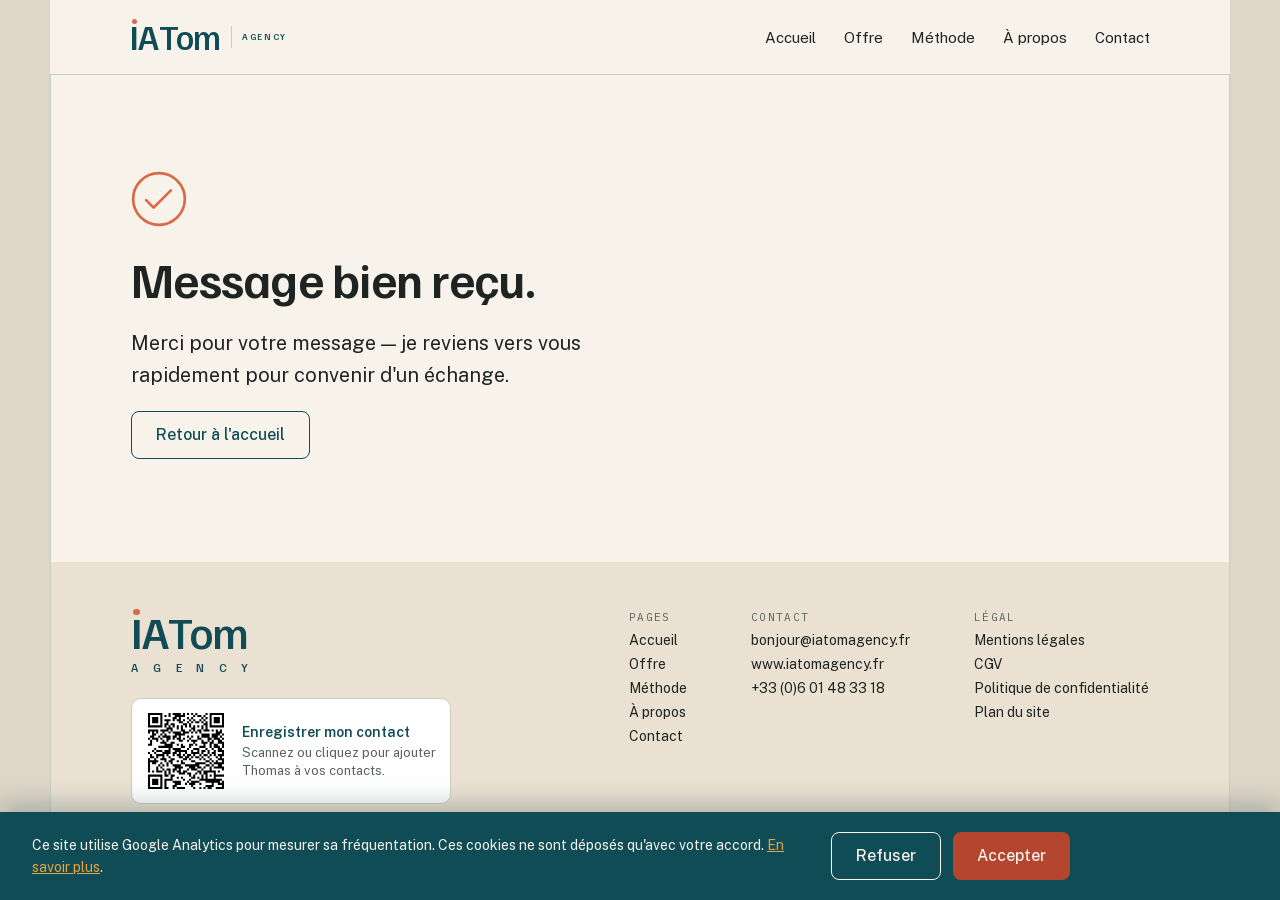
<file: merci.html>
<!DOCTYPE html>
<html lang="fr">
<head>
<meta charset="UTF-8">
  <meta name="color-scheme" content="light">
<meta name="viewport" content="width=device-width, initial-scale=1">
<link rel="icon" href="assets/favicon.svg" type="image/svg+xml">
<link rel="icon" href="assets/favicon-32x32.png" type="image/png" sizes="32x32">
<link rel="icon" href="favicon.ico" sizes="any">
<link rel="apple-touch-icon" href="assets/apple-touch-icon.png">
<title>Merci — IATom Agency</title>
<meta name="description" content="Votre message a bien été envoyé à IATom Agency.">
<meta name="robots" content="noindex, follow">
<script>
/* Chorégraphie (choreo.js) : la classe « ch » n'est posée que si l'appareil n'a pas demandé de réduire les animations ;
   retirée automatiquement si choreo.js ne démarre pas. L'ouverture en particules : accueil seulement, arrivée depuis l'extérieur du site. */
(function(){var d=document.documentElement;try{
if(window.matchMedia&&window.matchMedia('(prefers-reduced-motion: reduce)').matches){return;}
d.classList.add('ch');
var p=location.pathname,ext=true;
try{ext=!document.referrer||new URL(document.referrer).origin!==location.origin;}catch(e){}
var robot=/bot|crawl|spider|slurp|preview|lighthouse|headless|facebookexternalhit/i.test(navigator.userAgent);
if((p==='/'||/\/index\.html$/.test(p))&&!location.hash&&ext&&!robot&&!(window.matchMedia&&matchMedia('(prefers-color-scheme: dark)').matches)){d.classList.add('ouverture');}
window.__chTimer=window.setTimeout(function(){if(!window.__ch){d.classList.remove('ch','ouverture');}},4000);
}catch(e){}})();
</script>
<link rel="stylesheet" href="assets/fonts.css">
<link rel="stylesheet" href="assets/styles.css">
<link rel="stylesheet" href="assets/site.css">
<link rel="stylesheet" href="assets/effects.css">
<link rel="stylesheet" href="assets/choreo.css">
</head>
<body>
<div class="iat-progress" aria-hidden="true"><div class="iat-progress__bar" id="scrollProgress"></div></div>
<div class="page">
  <div class="site-header" style="display: flex; align-items: center; justify-content: space-between; padding: 20px 80px; border-bottom: 1px solid var(--iat-bordure);">
    <a href="index.html" style="text-decoration:none;"><span class="iat-logo iat-logo--principal iat-logo--horizontal" role="img" aria-label="IATom Agency" style="font-size: 34px;"><span class="iat-logo__mot"><span class="iat-logo__i">I<span class="iat-logo__point"></span></span><span class="iat-logo__ia">A</span><span class="iat-logo__tom">Tom</span></span><span class="iat-logo__filet"></span><span class="iat-logo__descripteur-inline">Agency</span></span></a>
    <button class="nav-burger" type="button" aria-label="Ouvrir le menu" aria-expanded="false"><span></span><span></span><span></span></button>
    <div class="site-nav" style="display: flex; align-items: center; gap: 28px; font-family: var(--iat-font-texte); font-size: 15px;">
      <a href="index.html" style="color: var(--iat-texte); text-decoration:none;">Accueil</a>
      <a href="offre.html" style="color: var(--iat-texte); text-decoration:none;">Offre</a>
      <a href="methode.html" style="color: var(--iat-texte); text-decoration:none;">Méthode</a>
      <a href="a-propos.html" style="color: var(--iat-texte); text-decoration:none;">À propos</a>
      <a href="contact.html" style="color: var(--iat-texte); text-decoration:none;">Contact</a>
    </div>
  
  <div class="nav-backdrop"></div>
</div>
<main>

  <div style="padding: 96px 80px; display: flex; flex-direction: column; gap: 20px; max-width: 720px;">
    <svg class="iat-check" viewBox="0 0 52 52" width="56" height="56" aria-hidden="true" focusable="false"><circle class="iat-check__circle" cx="26" cy="26" r="24"/><path class="iat-check__mark" d="M14 27l7 7 16-16"/></svg>
    <h1 class="iat-heading iat-heading--h1" style="margin: 0px;">Message bien reçu.</h1>
    <p class="iat-text iat-text--chapo" style="margin: 0px;">Merci pour votre message — je reviens vers vous rapidement pour convenir d'un échange.</p>
    <div>
      <a class="iat-button iat-button--secondary" href="index.html" style="text-decoration:none;">Retour à l'accueil</a>
    </div>
  </div>

  </main>
<div style="background: var(--iat-sable);">
  <div class="site-footer-top" style="padding: 48px 80px; display: flex; align-items: flex-start; justify-content: space-between; gap: 48px;">
    <div class="footer-marque"><span class="iat-logo iat-logo--principal iat-logo--standard" role="img" aria-label="IATom Agency" style="font-size: 44px;"><span class="iat-logo__mot"><span class="iat-logo__i">I<span class="iat-logo__point"></span></span><span class="iat-logo__ia">A</span><span class="iat-logo__tom">Tom</span></span><span class="iat-logo__descripteur"><span>A</span><span>G</span><span>E</span><span>N</span><span>C</span><span>Y</span></span></span><a class="footer-qr" href="https://iatomagency.fr/carte" target="_blank" rel="noopener"><img src="assets/img/qr-contact-thomas.svg" width="84" height="84" alt="QR code de la carte de contact de Thomas Blachère" loading="lazy"><span class="footer-qr-texte"><strong>Enregistrer mon contact</strong><span>Scannez ou cliquez pour ajouter Thomas à vos contacts.</span></span></a></div>
    <div class="site-footer-cols" style="display: flex; gap: 64px; font-family: var(--iat-font-texte); font-size: 14px; color: var(--iat-texte);">
      <div style="display: flex; flex-direction: column; gap: 8px;">
        <div style="font-family: var(--iat-font-mono); font-size: 11px; letter-spacing: 0.12em; color: var(--iat-gris-texte);">PAGES</div>
        <a href="index.html" style="color:inherit;text-decoration:none;">Accueil</a><a href="offre.html" style="color:inherit;text-decoration:none;">Offre</a><a href="methode.html" style="color:inherit;text-decoration:none;">Méthode</a><a href="a-propos.html" style="color:inherit;text-decoration:none;">À propos</a><a href="contact.html" style="color:inherit;text-decoration:none;">Contact</a>
      </div>
      <div style="display: flex; flex-direction: column; gap: 8px;">
        <div style="font-family: var(--iat-font-mono); font-size: 11px; letter-spacing: 0.12em; color: var(--iat-gris-texte);">CONTACT</div>
        <a href="mailto:bonjour@iatomagency.fr" style="color:inherit;text-decoration:none;">bonjour@iatomagency.fr</a><a href="https://www.iatomagency.fr" style="color:inherit;text-decoration:none;">www.iatomagency.fr</a><a href="tel:+33601483318" style="color:inherit;text-decoration:none;">+33 (0)6 01 48 33 18</a>
      </div>
      <div style="display: flex; flex-direction: column; gap: 8px;">
        <div style="font-family: var(--iat-font-mono); font-size: 11px; letter-spacing: 0.12em; color: var(--iat-gris-texte);">LÉGAL</div>
        <a href="mentions-legales.html" style="color:inherit;text-decoration:none;">Mentions légales</a><a href="cgv.html" style="color:inherit;text-decoration:none;">CGV</a><a href="politique-confidentialite.html" style="color:inherit;text-decoration:none;">Politique de confidentialité</a><a href="plan-du-site.html" style="color:inherit;text-decoration:none;">Plan du site</a>
      </div>
    </div>
  </div>
  <div style="padding: 16px 80px; border-top: 1px solid var(--iat-bordure); font-family: var(--iat-font-mono); font-size: 12px; color: var(--iat-gris-texte);">© 2026 IATom Agency. Tous droits réservés.<button type="button" id="cookie-manage" class="cookie-manage-link">Gérer les cookies</button></div>
  </div>
</div>
<div id="cookie-banner" class="cookie-banner" hidden>
  <p class="cookie-banner__text">Ce site utilise Google Analytics pour mesurer sa fréquentation. Ces cookies ne sont déposés qu'avec votre accord. <a href="politique-confidentialite.html">En savoir plus</a>.</p>
  <div class="cookie-banner__actions">
    <button type="button" id="cookie-refuse" class="iat-button iat-button--secondary">Refuser</button>
    <button type="button" id="cookie-accept" class="iat-button iat-button--primary">Accepter</button>
  </div>
</div>
<script src="assets/nav.js" defer></script>
<script src="assets/consent.js" defer></script>
<script src="assets/effects.js" defer></script>
<script src="assets/choreo.js" defer></script>
</body>
</html>
</file>
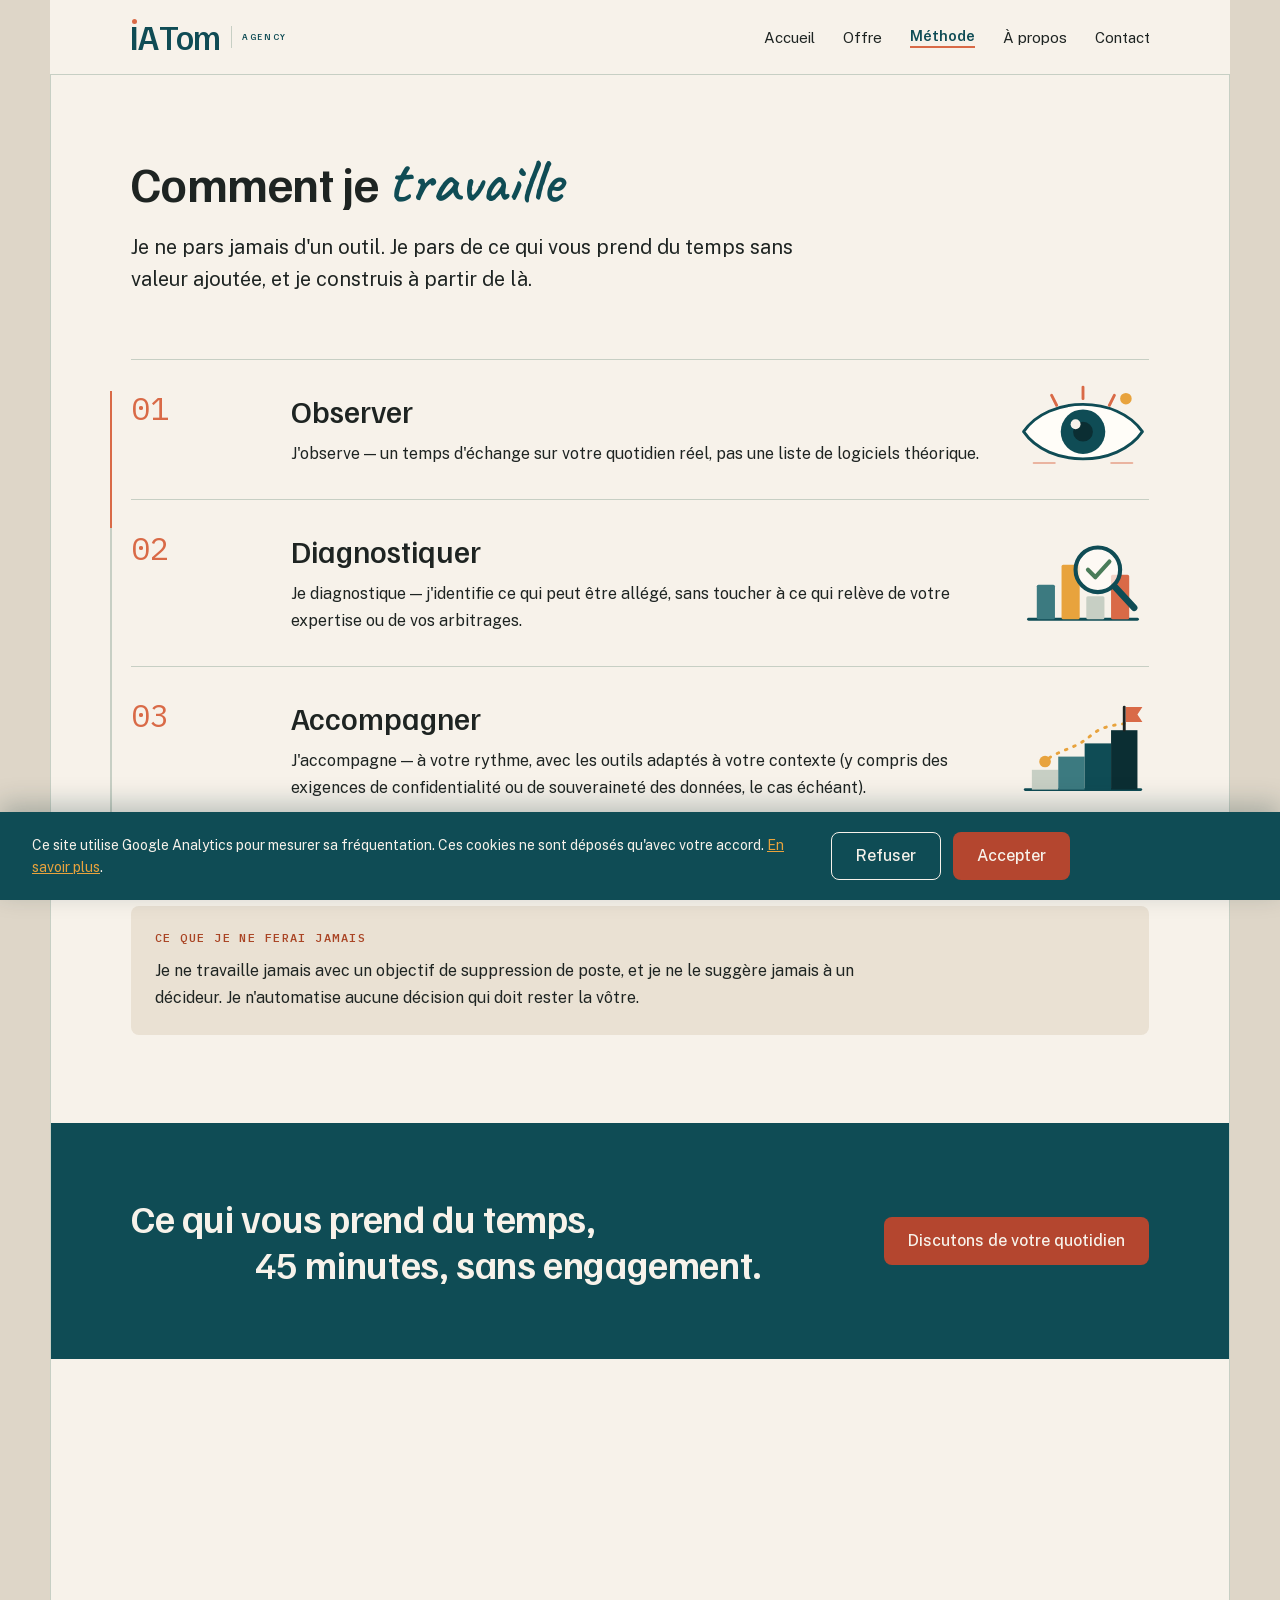
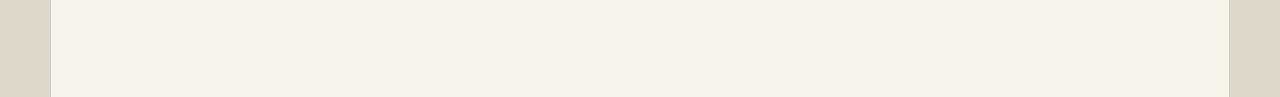
<file: methode.html>
<!DOCTYPE html>
<html lang="fr">
<head>
<meta charset="UTF-8">
  <meta name="color-scheme" content="light">
<meta name="viewport" content="width=device-width, initial-scale=1">
<link rel="icon" href="assets/favicon.svg" type="image/svg+xml">
<link rel="icon" href="assets/favicon-32x32.png" type="image/png" sizes="32x32">
<link rel="icon" href="favicon.ico" sizes="any">
<link rel="apple-touch-icon" href="assets/apple-touch-icon.png">
<title>Méthode — IATom Agency</title>
<meta name="description" content="La méthode IATom Agency pour adopter l'IA sans jargon et sans se substituer à vous.">
<link rel="canonical" href="https://iatomagency.fr/methode.html">
<meta property="og:type" content="website">
<meta property="og:site_name" content="IATom Agency">
<meta property="og:locale" content="fr_FR">
<meta property="og:title" content="Méthode — IATom Agency">
<meta property="og:description" content="La méthode IATom Agency pour adopter l'IA sans jargon et sans se substituer à vous.">
<meta property="og:url" content="https://iatomagency.fr/methode.html">
<meta property="og:image" content="https://iatomagency.fr/assets/img/og-image.png">
<meta property="og:image:width" content="1200">
<meta property="og:image:height" content="630">
<meta name="twitter:card" content="summary_large_image">
<meta name="twitter:title" content="Méthode — IATom Agency">
<meta name="twitter:description" content="La méthode IATom Agency pour adopter l'IA sans jargon et sans se substituer à vous.">
<meta name="twitter:image" content="https://iatomagency.fr/assets/img/og-image.png">
<script>
/* Chorégraphie (choreo.js) : la classe « ch » n'est posée que si l'appareil n'a pas demandé de réduire les animations ;
   retirée automatiquement si choreo.js ne démarre pas. L'ouverture en particules : accueil seulement, arrivée depuis l'extérieur du site. */
(function(){var d=document.documentElement;try{
if(window.matchMedia&&window.matchMedia('(prefers-reduced-motion: reduce)').matches){return;}
d.classList.add('ch');
var p=location.pathname,ext=true;
try{ext=!document.referrer||new URL(document.referrer).origin!==location.origin;}catch(e){}
var robot=/bot|crawl|spider|slurp|preview|lighthouse|headless|facebookexternalhit/i.test(navigator.userAgent);
if((p==='/'||/\/index\.html$/.test(p))&&!location.hash&&ext&&!robot&&!(window.matchMedia&&matchMedia('(prefers-color-scheme: dark)').matches)){d.classList.add('ouverture');}
window.__chTimer=window.setTimeout(function(){if(!window.__ch){d.classList.remove('ch','ouverture');}},4000);
}catch(e){}})();
</script>
<link rel="stylesheet" href="assets/fonts.css">
<link rel="stylesheet" href="assets/styles.css">
<link rel="stylesheet" href="assets/site.css">
<link rel="stylesheet" href="assets/effects.css">
<link rel="stylesheet" href="assets/refonte.css">
<link rel="stylesheet" href="assets/survol.css">
<link rel="stylesheet" href="assets/choreo.css">
<script type="application/ld+json">
{
  "@context": "https://schema.org",
  "@type": "ProfessionalService",
  "name": "IATom Agency",
  "description": "Accompagnement à l'adoption de l'IA pour PME, collectivités et syndics des Alpes-Maritimes et de Monaco.",
  "url": "https://iatomagency.fr/",
  "image": "https://iatomagency.fr/assets/img/thomas-blachere.jpg",
  "email": "bonjour@iatomagency.fr",
  "telephone": "+33601483318",
  "address": {
    "@type": "PostalAddress",
    "addressLocality": "Menton",
    "addressCountry": "FR"
  },
  "areaServed": ["Alpes-Maritimes", "Monaco"],
  "founder": {
    "@type": "Person",
    "name": "Thomas Blachère"
  }
}
</script>
</head>
<body>
<div class="iat-progress" aria-hidden="true"><div class="iat-progress__bar" id="scrollProgress"></div></div>
<div class="page">
<div class="site-header" style="display: flex; align-items: center; justify-content: space-between; padding: 20px 80px; border-bottom: 1px solid var(--iat-bordure);">
    <a href="index.html" style="text-decoration:none;" aria-label="Retour à l&#39;accueil"><span class="iat-logo iat-logo--principal iat-logo--horizontal" role="img" aria-label="IATom Agency" style="font-size: 34px;"><span class="iat-logo__mot"><span class="iat-logo__i">I<span class="iat-logo__point"></span></span><span class="iat-logo__ia">A</span><span class="iat-logo__tom">Tom</span></span><span class="iat-logo__filet"></span><span class="iat-logo__descripteur-inline">Agency</span></span></a>
    <button class="nav-burger" type="button" aria-label="Ouvrir le menu" aria-expanded="false"><span></span><span></span><span></span></button>
    <div class="site-nav" style="display: flex; align-items: center; gap: 28px; font-family: var(--iat-font-texte); font-size: 15px;">
      <a href="index.html" style="color: var(--iat-texte); text-decoration:none;">Accueil</a>
      <a href="offre.html" style="color: var(--iat-texte); text-decoration:none;">Offre</a>
      <a href="methode.html" style="color: var(--iat-petrole); font-weight: 600; border-bottom: 2px solid var(--iat-corail); padding-bottom: 2px; text-decoration:none;" aria-current="page">Méthode</a>
      <a href="a-propos.html" style="color: var(--iat-texte); text-decoration:none;">À propos</a>
      <a href="contact.html" style="color: var(--iat-texte); text-decoration:none;">Contact</a>
    </div>
  
  <div class="nav-backdrop"></div>
</div>
<main>

  <div style="padding: 80px 80px 64px; display: flex; flex-direction: column; gap: 20px;">
    <h1 class="iat-heading iat-heading--h1" style="margin: 0px;">Comment je <em>travaille</em></h1>
    <p class="iat-text iat-text--chapo" style="margin: 0px; max-width: 720px;">Je ne pars jamais d'un outil. Je pars de ce qui vous prend du temps sans valeur ajoutée, et je construis à partir de là.</p>
  </div>

  <div class="iat-methode-etapes" style="padding: 0px 80px 72px; display: flex; flex-direction: column;">
    <div class="iat-methode-ligne" aria-hidden="true"><div class="iat-methode-ligne__remplissage"></div></div>
    <div class="grid-methode-step" style="display: grid; grid-template-columns: 120px 1fr; gap: 40px; padding: 32px 0px; border-top: 1px solid var(--iat-bordure); align-items: start;">
      <img class="iat-etape__icone" src="assets/img/etape-observer.svg" alt="" width="160" height="120" loading="lazy">
      <div class="iat-methode-num" style="font-family: var(--iat-font-mono); font-size: 32px; color: var(--iat-corail); line-height: 1;">01</div>
      <div style="display: flex; flex-direction: column; gap: 10px; max-width: 720px;">
        <h3 class="iat-heading iat-heading--h3" style="margin: 0px;">Observer</h3>
        <p class="iat-text iat-text--corps" style="margin: 0px;">J'observe — un temps d'échange sur votre quotidien réel, pas une liste de logiciels théorique.</p>
      </div>
    </div>
    <div class="grid-methode-step" style="display: grid; grid-template-columns: 120px 1fr; gap: 40px; padding: 32px 0px; border-top: 1px solid var(--iat-bordure); align-items: start;">
      <img class="iat-etape__icone" src="assets/img/etape-diagnostiquer.svg" alt="" width="160" height="120" loading="lazy">
      <div class="iat-methode-num" style="font-family: var(--iat-font-mono); font-size: 32px; color: var(--iat-corail); line-height: 1;">02</div>
      <div style="display: flex; flex-direction: column; gap: 10px; max-width: 720px;">
        <h3 class="iat-heading iat-heading--h3" style="margin: 0px;">Diagnostiquer</h3>
        <p class="iat-text iat-text--corps" style="margin: 0px;">Je diagnostique — j'identifie ce qui peut être allégé, sans toucher à ce qui relève de votre expertise ou de vos arbitrages.</p>
      </div>
    </div>
    <div class="grid-methode-step" style="display: grid; grid-template-columns: 120px 1fr; gap: 40px; padding: 32px 0px; border-top: 1px solid var(--iat-bordure); border-bottom: 1px solid var(--iat-bordure); align-items: start;">
      <img class="iat-etape__icone" src="assets/img/etape-accompagner.svg" alt="" width="160" height="120" loading="lazy">
      <div class="iat-methode-num" style="font-family: var(--iat-font-mono); font-size: 32px; color: var(--iat-corail); line-height: 1;">03</div>
      <div style="display: flex; flex-direction: column; gap: 10px; max-width: 720px;">
        <h3 class="iat-heading iat-heading--h3" style="margin: 0px;">Accompagner</h3>
        <p class="iat-text iat-text--corps" style="margin: 0px;">J'accompagne — à votre rythme, avec les outils adaptés à votre contexte (y compris des exigences de confidentialité ou de souveraineté des données, le cas échéant).</p>
      </div>
    </div>
  </div>

  <div style="padding: 0px 80px 88px;">
    <div class="iat-card iat-card--sable"><p class="iat-card__eyebrow">CE QUE JE NE FERAI JAMAIS</p>
      <p class="iat-text iat-text--corps" style="margin: 0px; max-width: 720px;">Je ne travaille jamais avec un objectif de suppression de poste, et je ne le suggère jamais à un décideur. Je n'automatise aucune décision qui doit rester la vôtre.</p>
    </div>
  </div>

  <!-- refonte : appel à l'action en bas de page -->
  <div style="background: var(--iat-petrole); padding: 72px 80px; display: flex; align-items: center; justify-content: space-between; gap: 48px;">
    <h2 class="iat-heading iat-heading--h2" style="margin: 0px; color: var(--iat-blanc-chaud); max-width: 640px;">Ce qui vous prend du temps, <em>on en parle ?</em> 45 minutes, sans engagement.</h2>
    <a class="iat-button iat-button--primary" href="contact.html" style="text-decoration:none;">Discutons de votre quotidien</a>
  </div>

  </main>
<div style="background: var(--iat-sable);">
  <div class="site-footer-top" style="padding: 48px 80px; display: flex; align-items: flex-start; justify-content: space-between; gap: 48px;">
    <div class="footer-marque"><span class="iat-logo iat-logo--principal iat-logo--standard" role="img" aria-label="IATom Agency" style="font-size: 44px;"><span class="iat-logo__mot"><span class="iat-logo__i">I<span class="iat-logo__point"></span></span><span class="iat-logo__ia">A</span><span class="iat-logo__tom">Tom</span></span><span class="iat-logo__descripteur"><span>A</span><span>G</span><span>E</span><span>N</span><span>C</span><span>Y</span></span></span><a class="footer-qr" href="https://iatomagency.fr/carte" target="_blank" rel="noopener"><img src="assets/img/qr-contact-thomas.svg" width="84" height="84" alt="QR code de la carte de contact de Thomas Blachère" loading="lazy"><span class="footer-qr-texte"><strong>Enregistrer mon contact</strong><span>Scannez ou cliquez pour ajouter Thomas à vos contacts.</span></span></a></div>
    <div class="site-footer-cols" style="display: flex; gap: 64px; font-family: var(--iat-font-texte); font-size: 14px; color: var(--iat-texte);">
      <div style="display: flex; flex-direction: column; gap: 8px;">
        <div style="font-family: var(--iat-font-mono); font-size: 11px; letter-spacing: 0.12em; color: var(--iat-gris-texte);">PAGES</div>
        <a href="index.html" style="color:inherit;text-decoration:none;">Accueil</a><a href="offre.html" style="color:inherit;text-decoration:none;">Offre</a><a href="methode.html" style="color:inherit;text-decoration:none;">Méthode</a><a href="a-propos.html" style="color:inherit;text-decoration:none;">À propos</a><a href="contact.html" style="color:inherit;text-decoration:none;">Contact</a>
      </div>
      <div style="display: flex; flex-direction: column; gap: 8px;">
        <div style="font-family: var(--iat-font-mono); font-size: 11px; letter-spacing: 0.12em; color: var(--iat-gris-texte);">CONTACT</div>
        <a href="mailto:bonjour@iatomagency.fr" style="color:inherit;text-decoration:none;">bonjour@iatomagency.fr</a><a href="https://www.iatomagency.fr" style="color:inherit;text-decoration:none;">www.iatomagency.fr</a><a href="tel:+33601483318" style="color:inherit;text-decoration:none;">+33 (0)6 01 48 33 18</a>
      </div>
      <div style="display: flex; flex-direction: column; gap: 8px;">
        <div style="font-family: var(--iat-font-mono); font-size: 11px; letter-spacing: 0.12em; color: var(--iat-gris-texte);">LÉGAL</div>
        <a href="mentions-legales.html" style="color:inherit;text-decoration:none;">Mentions légales</a><a href="cgv.html" style="color:inherit;text-decoration:none;">CGV</a><a href="politique-confidentialite.html" style="color:inherit;text-decoration:none;">Politique de confidentialité</a><a href="plan-du-site.html" style="color:inherit;text-decoration:none;">Plan du site</a>
      </div>
    </div>
  </div>
  <div style="padding: 16px 80px; border-top: 1px solid var(--iat-bordure); font-family: var(--iat-font-mono); font-size: 12px; color: var(--iat-gris-texte);">© 2026 IATom Agency. Tous droits réservés.<button type="button" id="cookie-manage" class="cookie-manage-link">Gérer les cookies</button></div></div>
</div>
<div id="cookie-banner" class="cookie-banner" hidden>
  <p class="cookie-banner__text">Ce site utilise Google Analytics pour mesurer sa fréquentation. Ces cookies ne sont déposés qu'avec votre accord. <a href="politique-confidentialite.html">En savoir plus</a>.</p>
  <div class="cookie-banner__actions">
    <button type="button" id="cookie-refuse" class="iat-button iat-button--secondary">Refuser</button>
    <button type="button" id="cookie-accept" class="iat-button iat-button--primary">Accepter</button>
  </div>
</div>
<script src="assets/nav.js" defer></script>
<script src="assets/consent.js" defer></script>
<script src="assets/effects.js" defer></script>
<script src="assets/refonte.js" defer></script>
<script src="assets/survol.js" defer></script>
<script src="assets/choreo.js" defer></script>
</body>
</html>
</file>
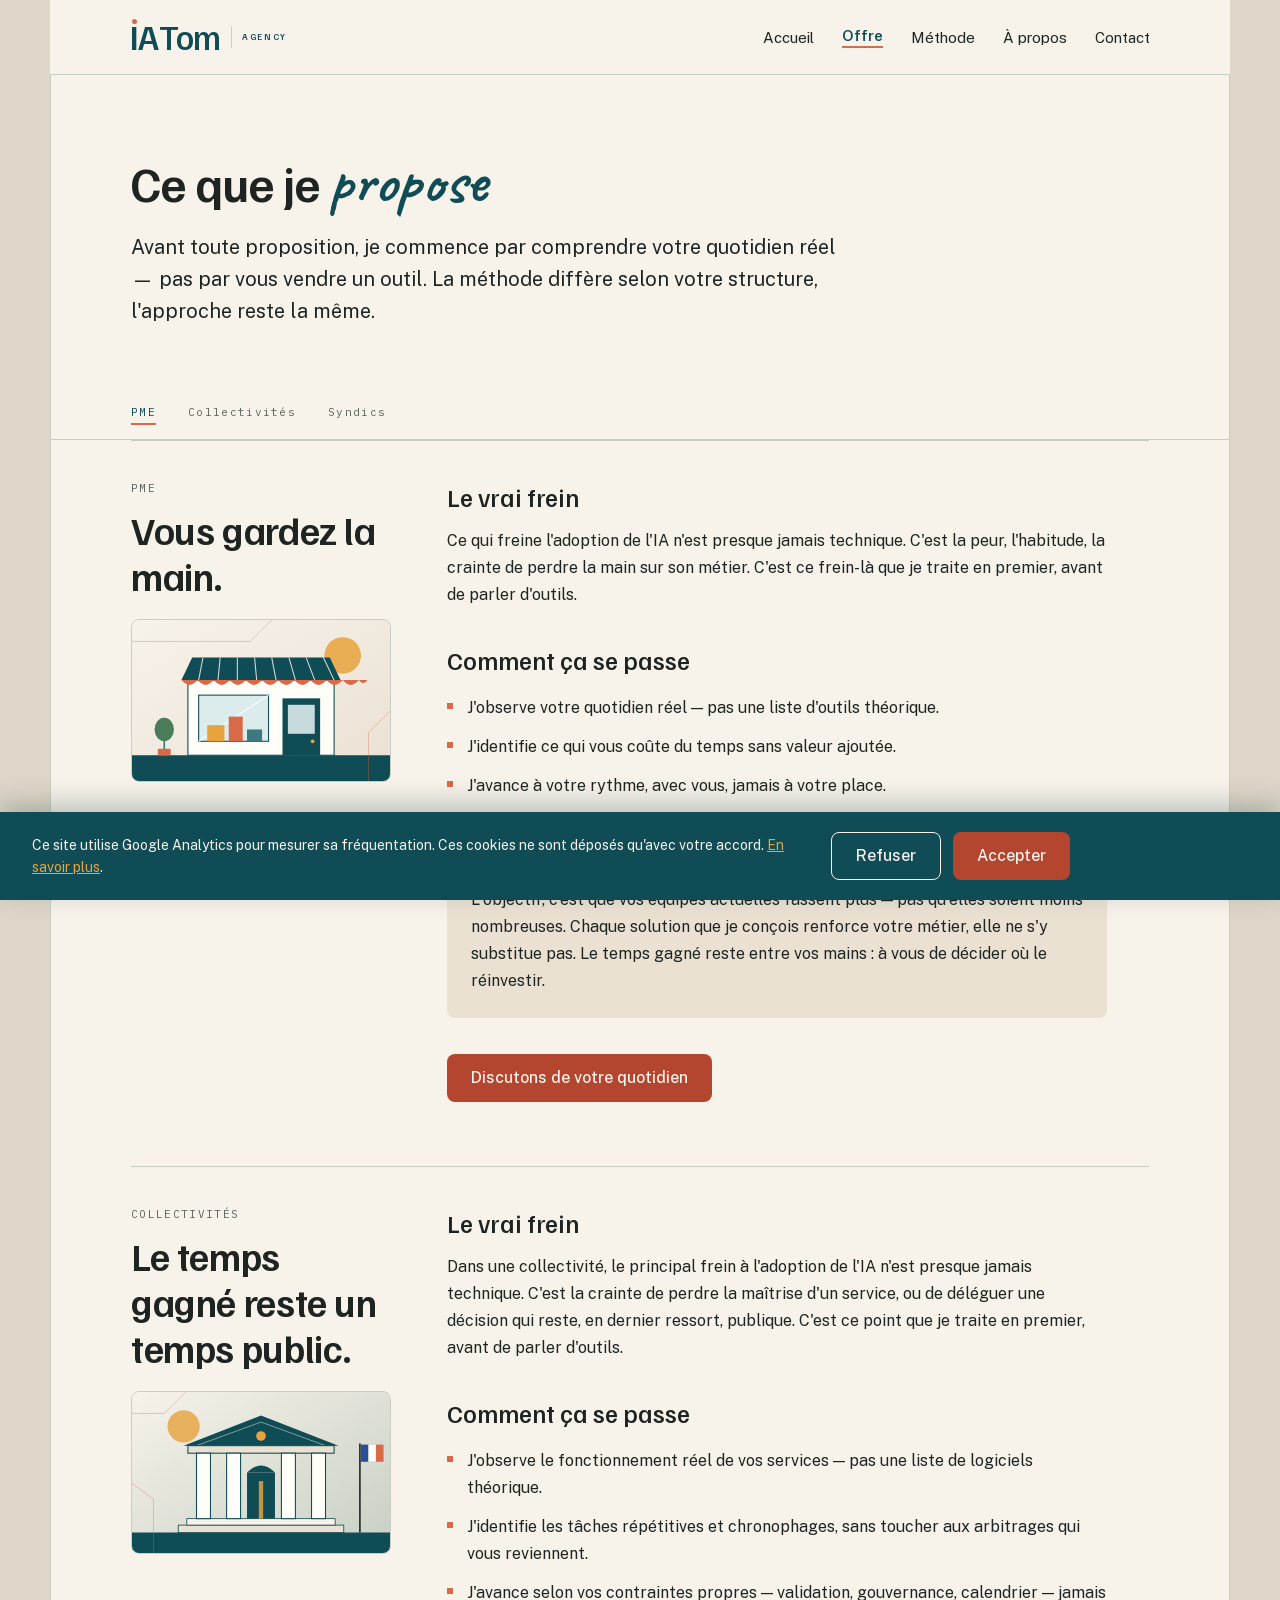
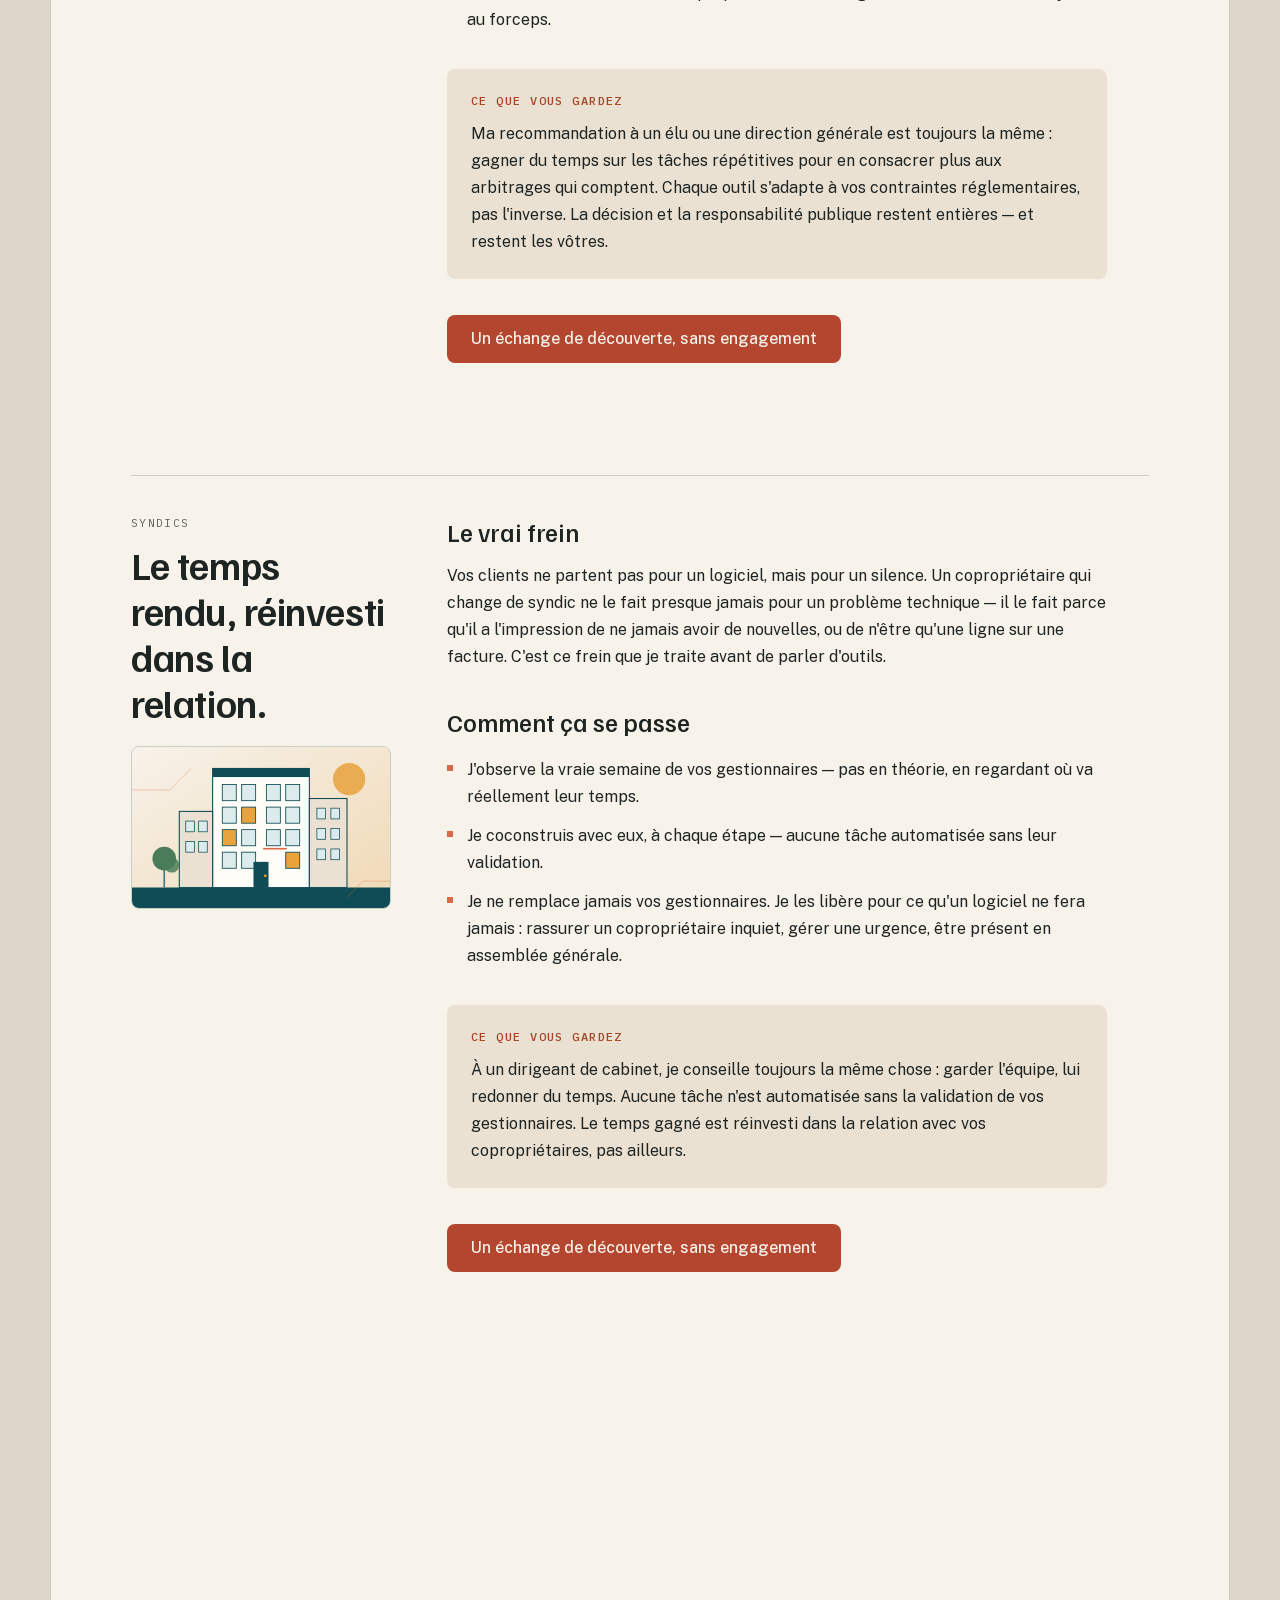
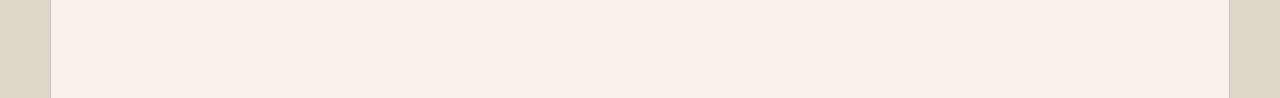
<file: offre.html>
<!DOCTYPE html>
<html lang="fr">
<head>
<meta charset="UTF-8">
  <meta name="color-scheme" content="light">
<meta name="viewport" content="width=device-width, initial-scale=1">
<link rel="icon" href="assets/favicon.svg" type="image/svg+xml">
<link rel="icon" href="assets/favicon-32x32.png" type="image/png" sizes="32x32">
<link rel="icon" href="favicon.ico" sizes="any">
<link rel="apple-touch-icon" href="assets/apple-touch-icon.png">
<title>Offre — IATom Agency</title>
<meta name="description" content="Nos offres d'accompagnement IA pour PME, collectivités et syndics : diagnostic, méthode et engagements.">
<link rel="canonical" href="https://iatomagency.fr/offre.html">
<meta property="og:type" content="website">
<meta property="og:site_name" content="IATom Agency">
<meta property="og:locale" content="fr_FR">
<meta property="og:title" content="Offre — IATom Agency">
<meta property="og:description" content="Nos offres d'accompagnement IA pour PME, collectivités et syndics : diagnostic, méthode et engagements.">
<meta property="og:url" content="https://iatomagency.fr/offre.html">
<meta property="og:image" content="https://iatomagency.fr/assets/img/og-image.png">
<meta property="og:image:width" content="1200">
<meta property="og:image:height" content="630">
<meta name="twitter:card" content="summary_large_image">
<meta name="twitter:title" content="Offre — IATom Agency">
<meta name="twitter:description" content="Nos offres d'accompagnement IA pour PME, collectivités et syndics : diagnostic, méthode et engagements.">
<meta name="twitter:image" content="https://iatomagency.fr/assets/img/og-image.png">
<script>
/* Chorégraphie (choreo.js) : la classe « ch » n'est posée que si l'appareil n'a pas demandé de réduire les animations ;
   retirée automatiquement si choreo.js ne démarre pas. L'ouverture en particules : accueil seulement, arrivée depuis l'extérieur du site. */
(function(){var d=document.documentElement;try{
if(window.matchMedia&&window.matchMedia('(prefers-reduced-motion: reduce)').matches){return;}
d.classList.add('ch');
var p=location.pathname,ext=true;
try{ext=!document.referrer||new URL(document.referrer).origin!==location.origin;}catch(e){}
var robot=/bot|crawl|spider|slurp|preview|lighthouse|headless|facebookexternalhit/i.test(navigator.userAgent);
if((p==='/'||/\/index\.html$/.test(p))&&!location.hash&&ext&&!robot&&!(window.matchMedia&&matchMedia('(prefers-color-scheme: dark)').matches)){d.classList.add('ouverture');}
window.__chTimer=window.setTimeout(function(){if(!window.__ch){d.classList.remove('ch','ouverture');}},4000);
}catch(e){}})();
</script>
<link rel="stylesheet" href="assets/fonts.css">
<link rel="stylesheet" href="assets/styles.css">
<link rel="stylesheet" href="assets/site.css">
<link rel="stylesheet" href="assets/effects.css">
<link rel="stylesheet" href="assets/survol.css">
<link rel="stylesheet" href="assets/choreo.css">
<script type="application/ld+json">
{
  "@context": "https://schema.org",
  "@type": "ProfessionalService",
  "name": "IATom Agency",
  "description": "Accompagnement à l'adoption de l'IA pour PME, collectivités et syndics des Alpes-Maritimes et de Monaco.",
  "url": "https://iatomagency.fr/",
  "image": "https://iatomagency.fr/assets/img/thomas-blachere.jpg",
  "email": "bonjour@iatomagency.fr",
  "telephone": "+33601483318",
  "address": {
    "@type": "PostalAddress",
    "addressLocality": "Menton",
    "addressCountry": "FR"
  },
  "areaServed": ["Alpes-Maritimes", "Monaco"],
  "founder": {
    "@type": "Person",
    "name": "Thomas Blachère"
  }
}
</script>
</head>
<body>
<div class="iat-progress" aria-hidden="true"><div class="iat-progress__bar" id="scrollProgress"></div></div>
<div class="page">
<div class="site-header" style="display: flex; align-items: center; justify-content: space-between; padding: 20px 80px; border-bottom: 1px solid var(--iat-bordure);">
    <a href="index.html" style="text-decoration:none;" aria-label="Retour à l&#39;accueil"><span class="iat-logo iat-logo--principal iat-logo--horizontal" role="img" aria-label="IATom Agency" style="font-size: 34px;"><span class="iat-logo__mot"><span class="iat-logo__i">I<span class="iat-logo__point"></span></span><span class="iat-logo__ia">A</span><span class="iat-logo__tom">Tom</span></span><span class="iat-logo__filet"></span><span class="iat-logo__descripteur-inline">Agency</span></span></a>
    <button class="nav-burger" type="button" aria-label="Ouvrir le menu" aria-expanded="false"><span></span><span></span><span></span></button>
    <div class="site-nav" style="display: flex; align-items: center; gap: 28px; font-family: var(--iat-font-texte); font-size: 15px;">
      <a href="index.html" style="color: var(--iat-texte); text-decoration:none;">Accueil</a>
      <a href="offre.html" style="color: var(--iat-petrole); font-weight: 600; border-bottom: 2px solid var(--iat-corail); padding-bottom: 2px; text-decoration:none;" aria-current="page">Offre</a>
      <a href="methode.html" style="color: var(--iat-texte); text-decoration:none;">Méthode</a>
      <a href="a-propos.html" style="color: var(--iat-texte); text-decoration:none;">À propos</a>
      <a href="contact.html" style="color: var(--iat-texte); text-decoration:none;">Contact</a>
    </div>
  
  <div class="nav-backdrop"></div>
</div>
<main>

  <div style="padding: 80px 80px 64px; display: flex; flex-direction: column; gap: 20px;">
    <h1 class="iat-heading iat-heading--h1" style="margin: 0px;">Ce que je <em>propose</em></h1>
    <p class="iat-text iat-text--chapo" style="margin: 0px; max-width: 720px;">Avant toute proposition, je commence par comprendre votre quotidien réel — pas par vous vendre un outil. La méthode diffère selon votre structure, l'approche reste la même.</p>
  </div>

  <nav class="iat-offre-subnav" aria-label="Sections de l'offre">
    <a href="#pme" class="iat-offre-subnav__link" data-target="pme">PME</a>
    <a href="#collectivites" class="iat-offre-subnav__link" data-target="collectivites">Collectivités</a>
    <a href="#syndics" class="iat-offre-subnav__link" data-target="syndics">Syndics</a>
  </nav>

  <div style="padding: 0px 80px 40px;">
    <div class="grid-offre-section" style="border-top: 1px solid var(--iat-bordure); padding-top: 40px; display: grid; grid-template-columns: 260px 1fr; gap: 56px;">
      <div style="display: flex; flex-direction: column; gap: 12px;">
        <div id="pme" class="iat-offre-anchor" style="font-family: var(--iat-font-mono); font-size: 11px; letter-spacing: 0.12em; color: var(--iat-gris-texte);">PME</div>
        <h2 class="iat-heading iat-heading--h2" style="margin: 0px;">Vous gardez la main.</h2>
        <div class="iat-offre__visuel" aria-hidden="true"><img src="assets/img/cible-pme.svg" alt="" width="480" height="300" loading="lazy"></div>
      </div>
      <div style="display: flex; flex-direction: column; gap: 36px; max-width: 660px;">
        <div style="display: flex; flex-direction: column; gap: 10px;">
          <h3 class="iat-heading iat-heading--h4" style="margin: 0px;">Le vrai frein</h3>
          <p class="iat-text iat-text--corps" style="margin: 0px;">Ce qui freine l'adoption de l'IA n'est presque jamais technique. C'est la peur, l'habitude, la crainte de perdre la main sur son métier. C'est ce frein-là que je traite en premier, avant de parler d'outils.</p>
        </div>
        <div style="display: flex; flex-direction: column; gap: 14px;">
          <h3 class="iat-heading iat-heading--h4" style="margin: 0px;">Comment ça se passe</h3>
          <div style="display: flex; flex-direction: column; gap: 12px;">
            <div style="display: flex; gap: 14px; align-items: flex-start;"><div style="width: 6px; height: 6px; background: var(--iat-corail); margin-top: 9px; flex: 0 0 auto;"></div><p class="iat-text iat-text--corps" style="margin: 0px;">J'observe votre quotidien réel — pas une liste d'outils théorique.</p></div>
            <div style="display: flex; gap: 14px; align-items: flex-start;"><div style="width: 6px; height: 6px; background: var(--iat-corail); margin-top: 9px; flex: 0 0 auto;"></div><p class="iat-text iat-text--corps" style="margin: 0px;">J'identifie ce qui vous coûte du temps sans valeur ajoutée.</p></div>
            <div style="display: flex; gap: 14px; align-items: flex-start;"><div style="width: 6px; height: 6px; background: var(--iat-corail); margin-top: 9px; flex: 0 0 auto;"></div><p class="iat-text iat-text--corps" style="margin: 0px;">J'avance à votre rythme, avec vous, jamais à votre place.</p></div>
          </div>
        </div>
        <div class="iat-card iat-card--sable"><p class="iat-card__eyebrow">CE QUE VOUS GARDEZ</p>
          <p class="iat-text iat-text--corps" style="margin: 0px;">L'objectif, c'est que vos équipes actuelles fassent plus — pas qu'elles soient moins nombreuses. Chaque solution que je conçois renforce votre métier, elle ne s'y substitue pas. Le temps gagné reste entre vos mains : à vous de décider où le réinvestir.</p>
        </div>
        <div><a class="iat-button iat-button--primary" href="contact.html" style="text-decoration:none;">Discutons de votre quotidien</a></div>
      </div>
    </div>
  </div>

  <div style="padding: 24px 80px 88px;">
    <div class="grid-offre-section" style="border-top: 1px solid var(--iat-bordure); padding-top: 40px; display: grid; grid-template-columns: 260px 1fr; gap: 56px;">
      <div style="display: flex; flex-direction: column; gap: 12px;">
        <div id="collectivites" class="iat-offre-anchor" style="font-family: var(--iat-font-mono); font-size: 11px; letter-spacing: 0.12em; color: var(--iat-gris-texte);">COLLECTIVITÉS</div>
        <h2 class="iat-heading iat-heading--h2" style="margin: 0px;">Le temps gagné reste un temps public.</h2>
        <div class="iat-offre__visuel" aria-hidden="true"><img src="assets/img/cible-collectivites.svg" alt="" width="480" height="300" loading="lazy"></div>
      </div>
      <div style="display: flex; flex-direction: column; gap: 36px; max-width: 660px;">
        <div style="display: flex; flex-direction: column; gap: 10px;">
          <h3 class="iat-heading iat-heading--h4" style="margin: 0px;">Le vrai frein</h3>
          <p class="iat-text iat-text--corps" style="margin: 0px;">Dans une collectivité, le principal frein à l'adoption de l'IA n'est presque jamais technique. C'est la crainte de perdre la maîtrise d'un service, ou de déléguer une décision qui reste, en dernier ressort, publique. C'est ce point que je traite en premier, avant de parler d'outils.</p>
        </div>
        <div style="display: flex; flex-direction: column; gap: 14px;">
          <h3 class="iat-heading iat-heading--h4" style="margin: 0px;">Comment ça se passe</h3>
          <div style="display: flex; flex-direction: column; gap: 12px;">
            <div style="display: flex; gap: 14px; align-items: flex-start;"><div style="width: 6px; height: 6px; background: var(--iat-corail); margin-top: 9px; flex: 0 0 auto;"></div><p class="iat-text iat-text--corps" style="margin: 0px;">J'observe le fonctionnement réel de vos services — pas une liste de logiciels théorique.</p></div>
            <div style="display: flex; gap: 14px; align-items: flex-start;"><div style="width: 6px; height: 6px; background: var(--iat-corail); margin-top: 9px; flex: 0 0 auto;"></div><p class="iat-text iat-text--corps" style="margin: 0px;">J'identifie les tâches répétitives et chronophages, sans toucher aux arbitrages qui vous reviennent.</p></div>
            <div style="display: flex; gap: 14px; align-items: flex-start;"><div style="width: 6px; height: 6px; background: var(--iat-corail); margin-top: 9px; flex: 0 0 auto;"></div><p class="iat-text iat-text--corps" style="margin: 0px;">J'avance selon vos contraintes propres — validation, gouvernance, calendrier — jamais au forceps.</p></div>
          </div>
        </div>
        <div class="iat-card iat-card--sable"><p class="iat-card__eyebrow">CE QUE VOUS GARDEZ</p>
          <p class="iat-text iat-text--corps" style="margin: 0px;">Ma recommandation à un élu ou une direction générale est toujours la même : gagner du temps sur les tâches répétitives pour en consacrer plus aux arbitrages qui comptent. Chaque outil s'adapte à vos contraintes réglementaires, pas l'inverse. La décision et la responsabilité publique restent entières — et restent les vôtres.</p>
        </div>
        <div><a class="iat-button iat-button--primary" href="contact.html" style="text-decoration:none;">Un échange de découverte, sans engagement</a></div>
      </div>
    </div>
  </div>

  <div style="padding: 24px 80px 88px;">
    <div class="grid-offre-section" style="border-top: 1px solid var(--iat-bordure); padding-top: 40px; display: grid; grid-template-columns: 260px 1fr; gap: 56px;">
      <div style="display: flex; flex-direction: column; gap: 12px;">
        <div id="syndics" class="iat-offre-anchor" style="font-family: var(--iat-font-mono); font-size: 11px; letter-spacing: 0.12em; color: var(--iat-gris-texte);">SYNDICS</div>
        <h2 class="iat-heading iat-heading--h2" style="margin: 0px;">Le temps rendu, réinvesti dans la relation.</h2>
        <div class="iat-offre__visuel" aria-hidden="true"><img src="assets/img/cible-syndics.svg" alt="" width="480" height="300" loading="lazy"></div>
      </div>
      <div style="display: flex; flex-direction: column; gap: 36px; max-width: 660px;">
        <div style="display: flex; flex-direction: column; gap: 10px;">
          <h3 class="iat-heading iat-heading--h4" style="margin: 0px;">Le vrai frein</h3>
          <p class="iat-text iat-text--corps" style="margin: 0px;">Vos clients ne partent pas pour un logiciel, mais pour un silence. Un copropriétaire qui change de syndic ne le fait presque jamais pour un problème technique — il le fait parce qu'il a l'impression de ne jamais avoir de nouvelles, ou de n'être qu'une ligne sur une facture. C'est ce frein que je traite avant de parler d'outils.</p>
        </div>
        <div style="display: flex; flex-direction: column; gap: 14px;">
          <h3 class="iat-heading iat-heading--h4" style="margin: 0px;">Comment ça se passe</h3>
          <div style="display: flex; flex-direction: column; gap: 12px;">
            <div style="display: flex; gap: 14px; align-items: flex-start;"><div style="width: 6px; height: 6px; background: var(--iat-corail); margin-top: 9px; flex: 0 0 auto;"></div><p class="iat-text iat-text--corps" style="margin: 0px;">J'observe la vraie semaine de vos gestionnaires — pas en théorie, en regardant où va réellement leur temps.</p></div>
            <div style="display: flex; gap: 14px; align-items: flex-start;"><div style="width: 6px; height: 6px; background: var(--iat-corail); margin-top: 9px; flex: 0 0 auto;"></div><p class="iat-text iat-text--corps" style="margin: 0px;">Je coconstruis avec eux, à chaque étape — aucune tâche automatisée sans leur validation.</p></div>
            <div style="display: flex; gap: 14px; align-items: flex-start;"><div style="width: 6px; height: 6px; background: var(--iat-corail); margin-top: 9px; flex: 0 0 auto;"></div><p class="iat-text iat-text--corps" style="margin: 0px;">Je ne remplace jamais vos gestionnaires. Je les libère pour ce qu'un logiciel ne fera jamais : rassurer un copropriétaire inquiet, gérer une urgence, être présent en assemblée générale.</p></div>
          </div>
        </div>
        <div class="iat-card iat-card--sable"><p class="iat-card__eyebrow">CE QUE VOUS GARDEZ</p>
          <p class="iat-text iat-text--corps" style="margin: 0px;">À un dirigeant de cabinet, je conseille toujours la même chose : garder l'équipe, lui redonner du temps. Aucune tâche n'est automatisée sans la validation de vos gestionnaires. Le temps gagné est réinvesti dans la relation avec vos copropriétaires, pas ailleurs.</p>
        </div>
        <div><a class="iat-button iat-button--primary" href="contact.html" style="text-decoration:none;">Un échange de découverte, sans engagement</a></div>
      </div>
    </div>
  </div>

  </main>
<div style="background: var(--iat-sable);">
  <div class="site-footer-top" style="padding: 48px 80px; display: flex; align-items: flex-start; justify-content: space-between; gap: 48px;">
    <div class="footer-marque"><span class="iat-logo iat-logo--principal iat-logo--standard" role="img" aria-label="IATom Agency" style="font-size: 44px;"><span class="iat-logo__mot"><span class="iat-logo__i">I<span class="iat-logo__point"></span></span><span class="iat-logo__ia">A</span><span class="iat-logo__tom">Tom</span></span><span class="iat-logo__descripteur"><span>A</span><span>G</span><span>E</span><span>N</span><span>C</span><span>Y</span></span></span><a class="footer-qr" href="https://iatomagency.fr/carte" target="_blank" rel="noopener"><img src="assets/img/qr-contact-thomas.svg" width="84" height="84" alt="QR code de la carte de contact de Thomas Blachère" loading="lazy"><span class="footer-qr-texte"><strong>Enregistrer mon contact</strong><span>Scannez ou cliquez pour ajouter Thomas à vos contacts.</span></span></a></div>
    <div class="site-footer-cols" style="display: flex; gap: 64px; font-family: var(--iat-font-texte); font-size: 14px; color: var(--iat-texte);">
      <div style="display: flex; flex-direction: column; gap: 8px;">
        <div style="font-family: var(--iat-font-mono); font-size: 11px; letter-spacing: 0.12em; color: var(--iat-gris-texte);">PAGES</div>
        <a href="index.html" style="color:inherit;text-decoration:none;">Accueil</a><a href="offre.html" style="color:inherit;text-decoration:none;">Offre</a><a href="methode.html" style="color:inherit;text-decoration:none;">Méthode</a><a href="a-propos.html" style="color:inherit;text-decoration:none;">À propos</a><a href="contact.html" style="color:inherit;text-decoration:none;">Contact</a>
      </div>
      <div style="display: flex; flex-direction: column; gap: 8px;">
        <div style="font-family: var(--iat-font-mono); font-size: 11px; letter-spacing: 0.12em; color: var(--iat-gris-texte);">CONTACT</div>
        <a href="mailto:bonjour@iatomagency.fr" style="color:inherit;text-decoration:none;">bonjour@iatomagency.fr</a><a href="https://www.iatomagency.fr" style="color:inherit;text-decoration:none;">www.iatomagency.fr</a><a href="tel:+33601483318" style="color:inherit;text-decoration:none;">+33 (0)6 01 48 33 18</a>
      </div>
      <div style="display: flex; flex-direction: column; gap: 8px;">
        <div style="font-family: var(--iat-font-mono); font-size: 11px; letter-spacing: 0.12em; color: var(--iat-gris-texte);">LÉGAL</div>
        <a href="mentions-legales.html" style="color:inherit;text-decoration:none;">Mentions légales</a><a href="cgv.html" style="color:inherit;text-decoration:none;">CGV</a><a href="politique-confidentialite.html" style="color:inherit;text-decoration:none;">Politique de confidentialité</a><a href="plan-du-site.html" style="color:inherit;text-decoration:none;">Plan du site</a>
      </div>
    </div>
  </div>
  <div style="padding: 16px 80px; border-top: 1px solid var(--iat-bordure); font-family: var(--iat-font-mono); font-size: 12px; color: var(--iat-gris-texte);">© 2026 IATom Agency. Tous droits réservés.<button type="button" id="cookie-manage" class="cookie-manage-link">Gérer les cookies</button></div></div>
</div>
<div id="cookie-banner" class="cookie-banner" hidden>
  <p class="cookie-banner__text">Ce site utilise Google Analytics pour mesurer sa fréquentation. Ces cookies ne sont déposés qu'avec votre accord. <a href="politique-confidentialite.html">En savoir plus</a>.</p>
  <div class="cookie-banner__actions">
    <button type="button" id="cookie-refuse" class="iat-button iat-button--secondary">Refuser</button>
    <button type="button" id="cookie-accept" class="iat-button iat-button--primary">Accepter</button>
  </div>
</div>
<script src="assets/nav.js" defer></script>
<script src="assets/consent.js" defer></script>
<script src="assets/effects.js" defer></script>
<script src="assets/survol.js" defer></script>
<script src="assets/choreo.js" defer></script>
</body>
</html>
</file>
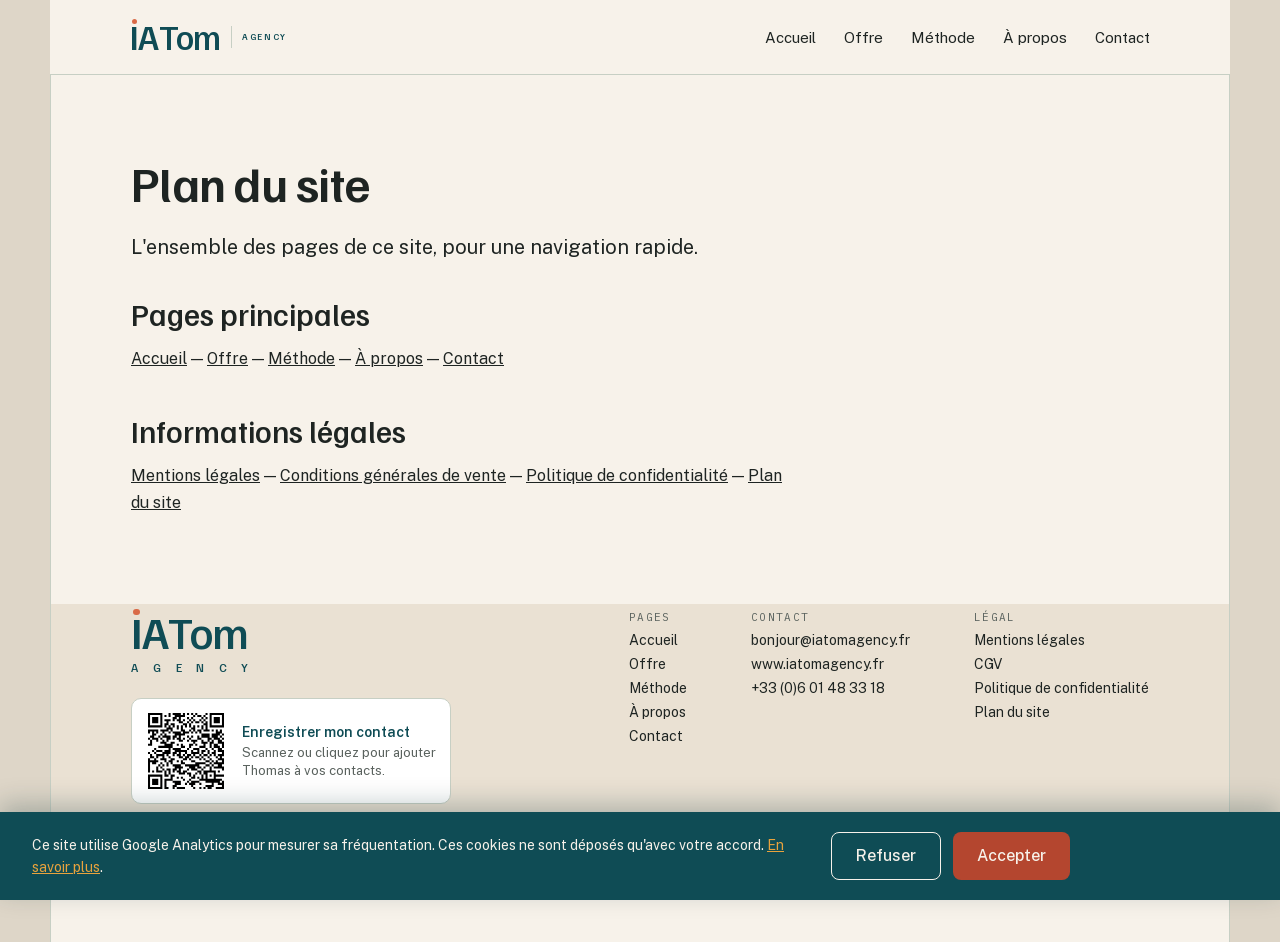
<file: plan-du-site.html>
<!DOCTYPE html>
<html lang="fr">
<head>
<meta charset="UTF-8">
  <meta name="color-scheme" content="light">
<meta name="viewport" content="width=device-width, initial-scale=1">
<link rel="icon" href="assets/favicon.svg" type="image/svg+xml">
<link rel="icon" href="assets/favicon-32x32.png" type="image/png" sizes="32x32">
<link rel="icon" href="favicon.ico" sizes="any">
<link rel="apple-touch-icon" href="assets/apple-touch-icon.png">
<title>Plan du site — IATom Agency</title>
<meta name="description" content="Plan du site IATom Agency : accès rapide à toutes les pages.">
<link rel="canonical" href="https://iatomagency.fr/plan-du-site.html">
<meta property="og:type" content="website">
<meta property="og:site_name" content="IATom Agency">
<meta property="og:locale" content="fr_FR">
<meta property="og:title" content="Plan du site — IATom Agency">
<meta property="og:description" content="Plan du site IATom Agency : accès rapide à toutes les pages.">
<meta property="og:url" content="https://iatomagency.fr/plan-du-site.html">
<meta property="og:image" content="https://iatomagency.fr/assets/img/og-image.png">
<meta property="og:image:width" content="1200">
<meta property="og:image:height" content="630">
<meta name="twitter:card" content="summary_large_image">
<meta name="twitter:title" content="Plan du site — IATom Agency">
<meta name="twitter:description" content="Plan du site IATom Agency : accès rapide à toutes les pages.">
<meta name="twitter:image" content="https://iatomagency.fr/assets/img/og-image.png">
<script>
/* Chorégraphie (choreo.js) : la classe « ch » n'est posée que si l'appareil n'a pas demandé de réduire les animations ;
   retirée automatiquement si choreo.js ne démarre pas. L'ouverture en particules : accueil seulement, arrivée depuis l'extérieur du site. */
(function(){var d=document.documentElement;try{
if(window.matchMedia&&window.matchMedia('(prefers-reduced-motion: reduce)').matches){return;}
d.classList.add('ch');
var p=location.pathname,ext=true;
try{ext=!document.referrer||new URL(document.referrer).origin!==location.origin;}catch(e){}
var robot=/bot|crawl|spider|slurp|preview|lighthouse|headless|facebookexternalhit/i.test(navigator.userAgent);
if((p==='/'||/\/index\.html$/.test(p))&&!location.hash&&ext&&!robot&&!(window.matchMedia&&matchMedia('(prefers-color-scheme: dark)').matches)){d.classList.add('ouverture');}
window.__chTimer=window.setTimeout(function(){if(!window.__ch){d.classList.remove('ch','ouverture');}},4000);
}catch(e){}})();
</script>
<link rel="stylesheet" href="assets/fonts.css">
<link rel="stylesheet" href="assets/styles.css">
<link rel="stylesheet" href="assets/site.css">
<link rel="stylesheet" href="assets/effects.css">
<link rel="stylesheet" href="assets/choreo.css">
<script type="application/ld+json">
{
  "@context": "https://schema.org",
  "@type": "ProfessionalService",
  "name": "IATom Agency",
  "description": "Accompagnement à l'adoption de l'IA pour PME, collectivités et syndics des Alpes-Maritimes et de Monaco.",
  "url": "https://iatomagency.fr/",
  "image": "https://iatomagency.fr/assets/img/thomas-blachere.jpg",
  "email": "bonjour@iatomagency.fr",
  "telephone": "+33601483318",
  "address": {
    "@type": "PostalAddress",
    "addressLocality": "Menton",
    "addressCountry": "FR"
  },
  "areaServed": ["Alpes-Maritimes", "Monaco"],
  "founder": {
    "@type": "Person",
    "name": "Thomas Blachère"
  }
}
</script>
</head>
<body>
<div class="iat-progress" aria-hidden="true"><div class="iat-progress__bar" id="scrollProgress"></div></div>
<div class="page">
<div class="site-header" style="display: flex; align-items: center; justify-content: space-between; padding: 20px 80px; border-bottom: 1px solid var(--iat-bordure);">
    <a href="index.html" style="text-decoration:none;" aria-label="Retour à l&#39;accueil"><span class="iat-logo iat-logo--principal iat-logo--horizontal" role="img" aria-label="IATom Agency" style="font-size: 34px;"><span class="iat-logo__mot"><span class="iat-logo__i">I<span class="iat-logo__point"></span></span><span class="iat-logo__ia">A</span><span class="iat-logo__tom">Tom</span></span><span class="iat-logo__filet"></span><span class="iat-logo__descripteur-inline">Agency</span></span></a>
    <button class="nav-burger" type="button" aria-label="Ouvrir le menu" aria-expanded="false"><span></span><span></span><span></span></button>
    <div class="site-nav" style="display: flex; align-items: center; gap: 28px; font-family: var(--iat-font-texte); font-size: 15px;">
      <a href="index.html" style="color: var(--iat-texte); text-decoration:none;">Accueil</a>
      <a href="offre.html" style="color: var(--iat-texte); text-decoration:none;">Offre</a>
      <a href="methode.html" style="color: var(--iat-texte); text-decoration:none;">Méthode</a>
      <a href="a-propos.html" style="color: var(--iat-texte); text-decoration:none;">À propos</a>
      <a href="contact.html" style="color: var(--iat-texte); text-decoration:none;">Contact</a>
    </div>
  
  <div class="nav-backdrop"></div>
</div>
<main>

  <div style="padding: 80px 80px 32px; display: flex; flex-direction: column; gap: 20px;">
    <h1 class="iat-heading iat-heading--h1" style="margin: 0px;">Plan du site</h1>
    <p class="iat-text iat-text--chapo" style="margin: 0px; max-width: 720px;">L'ensemble des pages de ce site, pour une navigation rapide.</p>
  </div>

  <div style="padding: 0px 80px 40px; display: flex; flex-direction: column; gap: 12px; max-width: 820px;">
    <h3 class="iat-heading iat-heading--h3" style="margin: 0px;">Pages principales</h3>
    <p class="iat-text iat-text--corps" style="margin: 0px;"><a href="index.html" style="color:inherit;">Accueil</a> — <a href="offre.html" style="color:inherit;">Offre</a> — <a href="methode.html" style="color:inherit;">Méthode</a> — <a href="a-propos.html" style="color:inherit;">À propos</a> — <a href="contact.html" style="color:inherit;">Contact</a></p>
  </div>

  <div style="padding: 0px 80px 88px; display: flex; flex-direction: column; gap: 12px; max-width: 820px;">
    <h3 class="iat-heading iat-heading--h3" style="margin: 0px;">Informations légales</h3>
    <p class="iat-text iat-text--corps" style="margin: 0px;"><a href="mentions-legales.html" style="color:inherit;">Mentions légales</a> — <a href="cgv.html" style="color:inherit;">Conditions générales de vente</a> — <a href="politique-confidentialite.html" style="color:inherit;">Politique de confidentialité</a> — <a href="plan-du-site.html" style="color:inherit;">Plan du site</a></p>
  </div>

  </main>
<div style="background: var(--iat-sable);">
  <div class="site-footer-top" style="padding: 48px 80px; display: flex; align-items: flex-start; justify-content: space-between; gap: 48px;">
    <div class="footer-marque"><span class="iat-logo iat-logo--principal iat-logo--standard" role="img" aria-label="IATom Agency" style="font-size: 44px;"><span class="iat-logo__mot"><span class="iat-logo__i">I<span class="iat-logo__point"></span></span><span class="iat-logo__ia">A</span><span class="iat-logo__tom">Tom</span></span><span class="iat-logo__descripteur"><span>A</span><span>G</span><span>E</span><span>N</span><span>C</span><span>Y</span></span></span><a class="footer-qr" href="https://iatomagency.fr/carte" target="_blank" rel="noopener"><img src="assets/img/qr-contact-thomas.svg" width="84" height="84" alt="QR code de la carte de contact de Thomas Blachère" loading="lazy"><span class="footer-qr-texte"><strong>Enregistrer mon contact</strong><span>Scannez ou cliquez pour ajouter Thomas à vos contacts.</span></span></a></div>
    <div class="site-footer-cols" style="display: flex; gap: 64px; font-family: var(--iat-font-texte); font-size: 14px; color: var(--iat-texte);">
      <div style="display: flex; flex-direction: column; gap: 8px;">
        <div style="font-family: var(--iat-font-mono); font-size: 11px; letter-spacing: 0.12em; color: var(--iat-gris-texte);">PAGES</div>
        <a href="index.html" style="color:inherit;text-decoration:none;">Accueil</a><a href="offre.html" style="color:inherit;text-decoration:none;">Offre</a><a href="methode.html" style="color:inherit;text-decoration:none;">Méthode</a><a href="a-propos.html" style="color:inherit;text-decoration:none;">À propos</a><a href="contact.html" style="color:inherit;text-decoration:none;">Contact</a>
      </div>
      <div style="display: flex; flex-direction: column; gap: 8px;">
        <div style="font-family: var(--iat-font-mono); font-size: 11px; letter-spacing: 0.12em; color: var(--iat-gris-texte);">CONTACT</div>
        <a href="mailto:bonjour@iatomagency.fr" style="color:inherit;text-decoration:none;">bonjour@iatomagency.fr</a><a href="https://www.iatomagency.fr" style="color:inherit;text-decoration:none;">www.iatomagency.fr</a><a href="tel:+33601483318" style="color:inherit;text-decoration:none;">+33 (0)6 01 48 33 18</a>
      </div>
      <div style="display: flex; flex-direction: column; gap: 8px;">
        <div style="font-family: var(--iat-font-mono); font-size: 11px; letter-spacing: 0.12em; color: var(--iat-gris-texte);">LÉGAL</div>
        <a href="mentions-legales.html" style="color:inherit;text-decoration:none;">Mentions légales</a><a href="cgv.html" style="color:inherit;text-decoration:none;">CGV</a><a href="politique-confidentialite.html" style="color:inherit;text-decoration:none;">Politique de confidentialité</a><a href="plan-du-site.html" style="color:inherit;text-decoration:none;">Plan du site</a>
      </div>
    </div>
  </div>
  <div style="padding: 16px 80px; border-top: 1px solid var(--iat-bordure); font-family: var(--iat-font-mono); font-size: 12px; color: var(--iat-gris-texte);">© 2026 IATom Agency. Tous droits réservés.<button type="button" id="cookie-manage" class="cookie-manage-link">Gérer les cookies</button></div>
  </div>
</div>
<div id="cookie-banner" class="cookie-banner" hidden>
  <p class="cookie-banner__text">Ce site utilise Google Analytics pour mesurer sa fréquentation. Ces cookies ne sont déposés qu'avec votre accord. <a href="politique-confidentialite.html">En savoir plus</a>.</p>
  <div class="cookie-banner__actions">
    <button type="button" id="cookie-refuse" class="iat-button iat-button--secondary">Refuser</button>
    <button type="button" id="cookie-accept" class="iat-button iat-button--primary">Accepter</button>
  </div>
</div>
<script src="assets/nav.js" defer></script>
<script src="assets/consent.js" defer></script>
<script src="assets/effects.js" defer></script>
<script src="assets/choreo.js" defer></script>
</body>
</html>
</file>
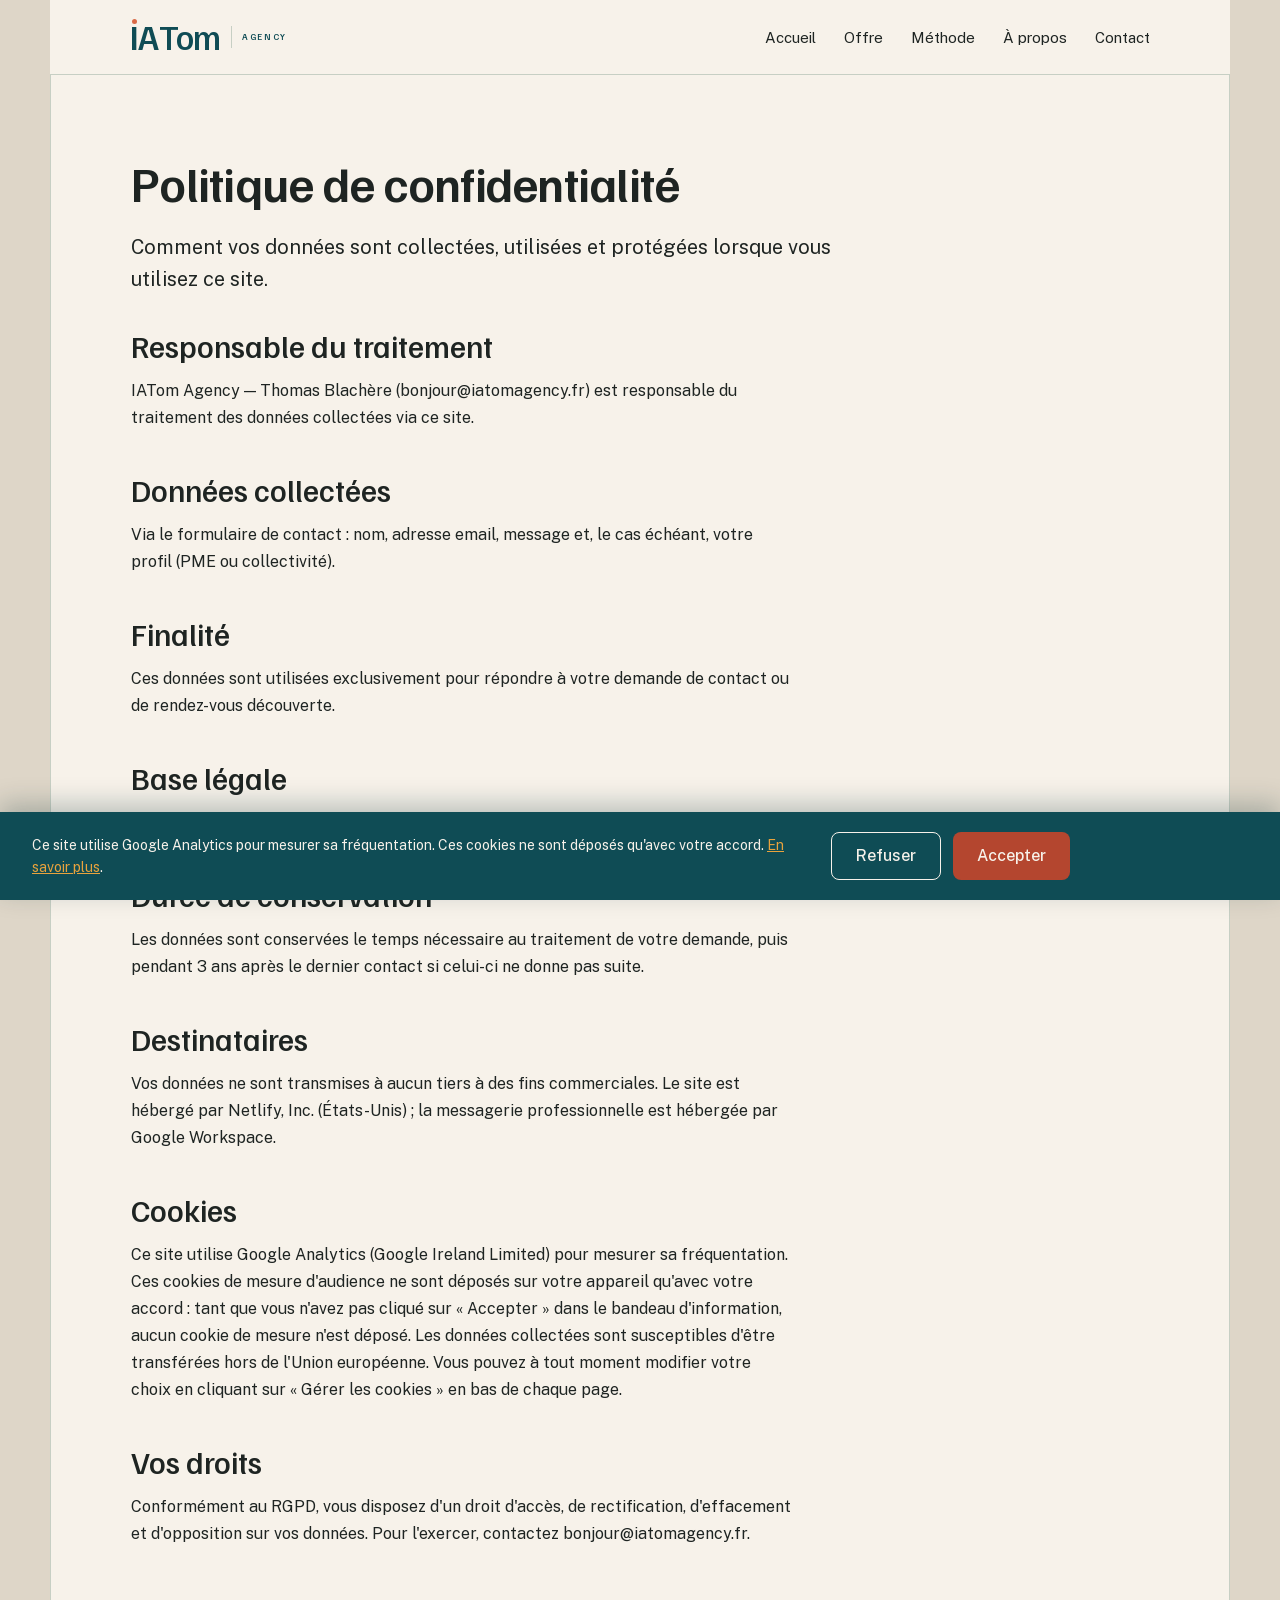
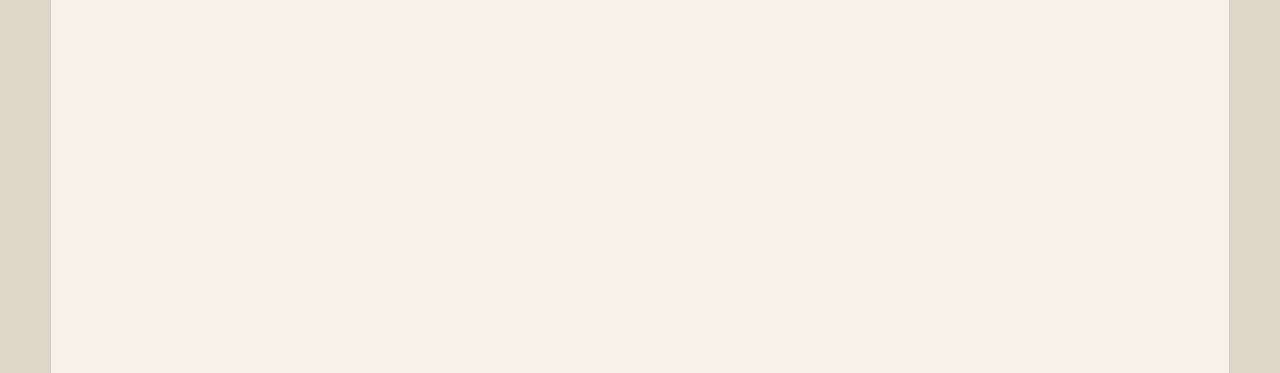
<file: politique-confidentialite.html>
<!DOCTYPE html>
<html lang="fr">
<head>
<meta charset="UTF-8">
  <meta name="color-scheme" content="light">
<meta name="viewport" content="width=device-width, initial-scale=1">
<link rel="icon" href="assets/favicon.svg" type="image/svg+xml">
<link rel="icon" href="assets/favicon-32x32.png" type="image/png" sizes="32x32">
<link rel="icon" href="favicon.ico" sizes="any">
<link rel="apple-touch-icon" href="assets/apple-touch-icon.png">
<title>Politique de confidentialité — IATom Agency</title>
<meta name="description" content="Politique de confidentialité et protection des données personnelles d'IATom Agency.">
<link rel="canonical" href="https://iatomagency.fr/politique-confidentialite.html">
<meta property="og:type" content="website">
<meta property="og:site_name" content="IATom Agency">
<meta property="og:locale" content="fr_FR">
<meta property="og:title" content="Politique de confidentialité — IATom Agency">
<meta property="og:description" content="Politique de confidentialité et protection des données personnelles d'IATom Agency.">
<meta property="og:url" content="https://iatomagency.fr/politique-confidentialite.html">
<meta property="og:image" content="https://iatomagency.fr/assets/img/og-image.png">
<meta property="og:image:width" content="1200">
<meta property="og:image:height" content="630">
<meta name="twitter:card" content="summary_large_image">
<meta name="twitter:title" content="Politique de confidentialité — IATom Agency">
<meta name="twitter:description" content="Politique de confidentialité et protection des données personnelles d'IATom Agency.">
<meta name="twitter:image" content="https://iatomagency.fr/assets/img/og-image.png">
<script>
/* Chorégraphie (choreo.js) : la classe « ch » n'est posée que si l'appareil n'a pas demandé de réduire les animations ;
   retirée automatiquement si choreo.js ne démarre pas. L'ouverture en particules : accueil seulement, arrivée depuis l'extérieur du site. */
(function(){var d=document.documentElement;try{
if(window.matchMedia&&window.matchMedia('(prefers-reduced-motion: reduce)').matches){return;}
d.classList.add('ch');
var p=location.pathname,ext=true;
try{ext=!document.referrer||new URL(document.referrer).origin!==location.origin;}catch(e){}
var robot=/bot|crawl|spider|slurp|preview|lighthouse|headless|facebookexternalhit/i.test(navigator.userAgent);
if((p==='/'||/\/index\.html$/.test(p))&&!location.hash&&ext&&!robot&&!(window.matchMedia&&matchMedia('(prefers-color-scheme: dark)').matches)){d.classList.add('ouverture');}
window.__chTimer=window.setTimeout(function(){if(!window.__ch){d.classList.remove('ch','ouverture');}},4000);
}catch(e){}})();
</script>
<link rel="stylesheet" href="assets/fonts.css">
<link rel="stylesheet" href="assets/styles.css">
<link rel="stylesheet" href="assets/site.css">
<link rel="stylesheet" href="assets/effects.css">
<link rel="stylesheet" href="assets/choreo.css">
<script type="application/ld+json">
{
  "@context": "https://schema.org",
  "@type": "ProfessionalService",
  "name": "IATom Agency",
  "description": "Accompagnement à l'adoption de l'IA pour PME, collectivités et syndics des Alpes-Maritimes et de Monaco.",
  "url": "https://iatomagency.fr/",
  "image": "https://iatomagency.fr/assets/img/thomas-blachere.jpg",
  "email": "bonjour@iatomagency.fr",
  "telephone": "+33601483318",
  "address": {
    "@type": "PostalAddress",
    "addressLocality": "Menton",
    "addressCountry": "FR"
  },
  "areaServed": ["Alpes-Maritimes", "Monaco"],
  "founder": {
    "@type": "Person",
    "name": "Thomas Blachère"
  }
}
</script>
</head>
<body>
<div class="iat-progress" aria-hidden="true"><div class="iat-progress__bar" id="scrollProgress"></div></div>
<div class="page">
<div class="site-header" style="display: flex; align-items: center; justify-content: space-between; padding: 20px 80px; border-bottom: 1px solid var(--iat-bordure);">
    <a href="index.html" style="text-decoration:none;" aria-label="Retour à l&#39;accueil"><span class="iat-logo iat-logo--principal iat-logo--horizontal" role="img" aria-label="IATom Agency" style="font-size: 34px;"><span class="iat-logo__mot"><span class="iat-logo__i">I<span class="iat-logo__point"></span></span><span class="iat-logo__ia">A</span><span class="iat-logo__tom">Tom</span></span><span class="iat-logo__filet"></span><span class="iat-logo__descripteur-inline">Agency</span></span></a>
    <button class="nav-burger" type="button" aria-label="Ouvrir le menu" aria-expanded="false"><span></span><span></span><span></span></button>
    <div class="site-nav" style="display: flex; align-items: center; gap: 28px; font-family: var(--iat-font-texte); font-size: 15px;">
      <a href="index.html" style="color: var(--iat-texte); text-decoration:none;">Accueil</a>
      <a href="offre.html" style="color: var(--iat-texte); text-decoration:none;">Offre</a>
      <a href="methode.html" style="color: var(--iat-texte); text-decoration:none;">Méthode</a>
      <a href="a-propos.html" style="color: var(--iat-texte); text-decoration:none;">À propos</a>
      <a href="contact.html" style="color: var(--iat-texte); text-decoration:none;">Contact</a>
    </div>
  
  <div class="nav-backdrop"></div>
</div>
<main>

  <div style="padding: 80px 80px 32px; display: flex; flex-direction: column; gap: 20px;">
    <h1 class="iat-heading iat-heading--h1" style="margin: 0px;">Politique de confidentialité</h1>
    <p class="iat-text iat-text--chapo" style="margin: 0px; max-width: 720px;">Comment vos données sont collectées, utilisées et protégées lorsque vous utilisez ce site.</p>
  </div>

  <div style="padding: 0px 80px 40px; display: flex; flex-direction: column; gap: 12px; max-width: 820px;">
    <h3 class="iat-heading iat-heading--h3" style="margin: 0px;">Responsable du traitement</h3>
    <p class="iat-text iat-text--corps" style="margin: 0px;">IATom Agency — Thomas Blachère (bonjour@iatomagency.fr) est responsable du traitement des données collectées via ce site.</p>
  </div>

  <div style="padding: 0px 80px 40px; display: flex; flex-direction: column; gap: 12px; max-width: 820px;">
    <h3 class="iat-heading iat-heading--h3" style="margin: 0px;">Données collectées</h3>
    <p class="iat-text iat-text--corps" style="margin: 0px;">Via le formulaire de contact : nom, adresse email, message et, le cas échéant, votre profil (PME ou collectivité).</p>
  </div>

  <div style="padding: 0px 80px 40px; display: flex; flex-direction: column; gap: 12px; max-width: 820px;">
    <h3 class="iat-heading iat-heading--h3" style="margin: 0px;">Finalité</h3>
    <p class="iat-text iat-text--corps" style="margin: 0px;">Ces données sont utilisées exclusivement pour répondre à votre demande de contact ou de rendez-vous découverte.</p>
  </div>

  <div style="padding: 0px 80px 40px; display: flex; flex-direction: column; gap: 12px; max-width: 820px;">
    <h3 class="iat-heading iat-heading--h3" style="margin: 0px;">Base légale</h3>
    <p class="iat-text iat-text--corps" style="margin: 0px;">Le traitement repose sur votre consentement, exprimé par l'envoi du formulaire.</p>
  </div>

  <div style="padding: 0px 80px 40px; display: flex; flex-direction: column; gap: 12px; max-width: 820px;">
    <h3 class="iat-heading iat-heading--h3" style="margin: 0px;">Durée de conservation</h3>
    <p class="iat-text iat-text--corps" style="margin: 0px;">Les données sont conservées le temps nécessaire au traitement de votre demande, puis pendant 3 ans après le dernier contact si celui-ci ne donne pas suite.</p>
  </div>

  <div style="padding: 0px 80px 40px; display: flex; flex-direction: column; gap: 12px; max-width: 820px;">
    <h3 class="iat-heading iat-heading--h3" style="margin: 0px;">Destinataires</h3>
    <p class="iat-text iat-text--corps" style="margin: 0px;">Vos données ne sont transmises à aucun tiers à des fins commerciales. Le site est hébergé par Netlify, Inc. (États-Unis) ; la messagerie professionnelle est hébergée par Google Workspace.</p>
  </div>

  <div style="padding: 0px 80px 40px; display: flex; flex-direction: column; gap: 12px; max-width: 820px;">
    <h3 class="iat-heading iat-heading--h3" style="margin: 0px;">Cookies</h3>
    <p class="iat-text iat-text--corps" style="margin: 0px;">Ce site utilise Google Analytics (Google Ireland Limited) pour mesurer sa fréquentation. Ces cookies de mesure d'audience ne sont déposés sur votre appareil qu'avec votre accord : tant que vous n'avez pas cliqué sur « Accepter » dans le bandeau d'information, aucun cookie de mesure n'est déposé. Les données collectées sont susceptibles d'être transférées hors de l'Union européenne. Vous pouvez à tout moment modifier votre choix en cliquant sur « Gérer les cookies » en bas de chaque page.</p>
  </div>

  <div style="padding: 0px 80px 88px; display: flex; flex-direction: column; gap: 12px; max-width: 820px;">
    <h3 class="iat-heading iat-heading--h3" style="margin: 0px;">Vos droits</h3>
    <p class="iat-text iat-text--corps" style="margin: 0px;">Conformément au RGPD, vous disposez d'un droit d'accès, de rectification, d'effacement et d'opposition sur vos données. Pour l'exercer, contactez bonjour@iatomagency.fr.</p>
  </div>

  </main>
<div style="background: var(--iat-sable);">
  <div class="site-footer-top" style="padding: 48px 80px; display: flex; align-items: flex-start; justify-content: space-between; gap: 48px;">
    <div class="footer-marque"><span class="iat-logo iat-logo--principal iat-logo--standard" role="img" aria-label="IATom Agency" style="font-size: 44px;"><span class="iat-logo__mot"><span class="iat-logo__i">I<span class="iat-logo__point"></span></span><span class="iat-logo__ia">A</span><span class="iat-logo__tom">Tom</span></span><span class="iat-logo__descripteur"><span>A</span><span>G</span><span>E</span><span>N</span><span>C</span><span>Y</span></span></span><a class="footer-qr" href="https://iatomagency.fr/carte" target="_blank" rel="noopener"><img src="assets/img/qr-contact-thomas.svg" width="84" height="84" alt="QR code de la carte de contact de Thomas Blachère" loading="lazy"><span class="footer-qr-texte"><strong>Enregistrer mon contact</strong><span>Scannez ou cliquez pour ajouter Thomas à vos contacts.</span></span></a></div>
    <div class="site-footer-cols" style="display: flex; gap: 64px; font-family: var(--iat-font-texte); font-size: 14px; color: var(--iat-texte);">
      <div style="display: flex; flex-direction: column; gap: 8px;">
        <div style="font-family: var(--iat-font-mono); font-size: 11px; letter-spacing: 0.12em; color: var(--iat-gris-texte);">PAGES</div>
        <a href="index.html" style="color:inherit;text-decoration:none;">Accueil</a><a href="offre.html" style="color:inherit;text-decoration:none;">Offre</a><a href="methode.html" style="color:inherit;text-decoration:none;">Méthode</a><a href="a-propos.html" style="color:inherit;text-decoration:none;">À propos</a><a href="contact.html" style="color:inherit;text-decoration:none;">Contact</a>
      </div>
      <div style="display: flex; flex-direction: column; gap: 8px;">
        <div style="font-family: var(--iat-font-mono); font-size: 11px; letter-spacing: 0.12em; color: var(--iat-gris-texte);">CONTACT</div>
        <a href="mailto:bonjour@iatomagency.fr" style="color:inherit;text-decoration:none;">bonjour@iatomagency.fr</a><a href="https://www.iatomagency.fr" style="color:inherit;text-decoration:none;">www.iatomagency.fr</a><a href="tel:+33601483318" style="color:inherit;text-decoration:none;">+33 (0)6 01 48 33 18</a>
      </div>
      <div style="display: flex; flex-direction: column; gap: 8px;">
        <div style="font-family: var(--iat-font-mono); font-size: 11px; letter-spacing: 0.12em; color: var(--iat-gris-texte);">LÉGAL</div>
        <a href="mentions-legales.html" style="color:inherit;text-decoration:none;">Mentions légales</a><a href="cgv.html" style="color:inherit;text-decoration:none;">CGV</a><a href="politique-confidentialite.html" style="color:inherit;text-decoration:none;">Politique de confidentialité</a><a href="plan-du-site.html" style="color:inherit;text-decoration:none;">Plan du site</a>
      </div>
    </div>
  </div>
  <div style="padding: 16px 80px; border-top: 1px solid var(--iat-bordure); font-family: var(--iat-font-mono); font-size: 12px; color: var(--iat-gris-texte);">© 2026 IATom Agency. Tous droits réservés.<button type="button" id="cookie-manage" class="cookie-manage-link">Gérer les cookies</button></div>
  </div>
</div>
<div id="cookie-banner" class="cookie-banner" hidden>
  <p class="cookie-banner__text">Ce site utilise Google Analytics pour mesurer sa fréquentation. Ces cookies ne sont déposés qu'avec votre accord. <a href="politique-confidentialite.html">En savoir plus</a>.</p>
  <div class="cookie-banner__actions">
    <button type="button" id="cookie-refuse" class="iat-button iat-button--secondary">Refuser</button>
    <button type="button" id="cookie-accept" class="iat-button iat-button--primary">Accepter</button>
  </div>
</div>
<script src="assets/nav.js" defer></script>
<script src="assets/consent.js" defer></script>
<script src="assets/effects.js" defer></script>
<script src="assets/choreo.js" defer></script>
</body>
</html>
</file>
<file: assets/fonts.css>
@font-face {
  font-family: "Caveat";
  font-style: normal;
  font-weight: 400;
  font-display: swap;
  src: url("fonts/caveat-400-normal.woff2") format("woff2");
}

@font-face {
  font-family: "Caveat";
  font-style: normal;
  font-weight: 500;
  font-display: swap;
  src: url("fonts/caveat-500-normal.woff2") format("woff2");
}

@font-face {
  font-family: "Caveat";
  font-style: normal;
  font-weight: 600;
  font-display: swap;
  src: url("fonts/caveat-600-normal.woff2") format("woff2");
}

@font-face {
  font-family: "Familjen Grotesk";
  font-style: normal;
  font-weight: 500;
  font-display: swap;
  src: url("fonts/familjen-grotesk-500-normal.woff2") format("woff2");
}

@font-face {
  font-family: "Familjen Grotesk";
  font-style: normal;
  font-weight: 600;
  font-display: swap;
  src: url("fonts/familjen-grotesk-600-normal.woff2") format("woff2");
}

@font-face {
  font-family: "Familjen Grotesk";
  font-style: normal;
  font-weight: 700;
  font-display: swap;
  src: url("fonts/familjen-grotesk-700-normal.woff2") format("woff2");
}

@font-face {
  font-family: "IBM Plex Mono";
  font-style: normal;
  font-weight: 400;
  font-display: swap;
  src: url("fonts/ibm-plex-mono-400-normal.woff2") format("woff2");
}

@font-face {
  font-family: "IBM Plex Mono";
  font-style: normal;
  font-weight: 500;
  font-display: swap;
  src: url("fonts/ibm-plex-mono-500-normal.woff2") format("woff2");
}

@font-face {
  font-family: "Public Sans";
  font-style: normal;
  font-weight: 400;
  font-display: swap;
  src: url("fonts/public-sans-400-normal.woff2") format("woff2");
}

@font-face {
  font-family: "Public Sans";
  font-style: normal;
  font-weight: 500;
  font-display: swap;
  src: url("fonts/public-sans-500-normal.woff2") format("woff2");
}

@font-face {
  font-family: "Public Sans";
  font-style: normal;
  font-weight: 600;
  font-display: swap;
  src: url("fonts/public-sans-600-normal.woff2") format("woff2");
}

@font-face {
  font-family: "Source Serif 4";
  font-style: italic;
  font-weight: 400;
  font-display: swap;
  src: url("fonts/source-serif-4-400-italic.woff2") format("woff2");
}

@font-face {
  font-family: "Source Serif 4";
  font-style: normal;
  font-weight: 400;
  font-display: swap;
  src: url("fonts/source-serif-4-400-normal.woff2") format("woff2");
}

@font-face {
  font-family: "Source Serif 4";
  font-style: normal;
  font-weight: 600;
  font-display: swap;
  src: url("fonts/source-serif-4-600-normal.woff2") format("woff2");
}
</file>
<file: assets/styles.css>
/* src/fonts.css */

/* src/tokens/tokens.css */
:root {
  --iat-petrole: #0F4C55;
  --iat-petrole-clair: #3C7A80;
  --iat-corail: #D96A47;
  --iat-ambre: #E8A33D;
  --iat-blanc-chaud: #F7F2EA;
  --iat-sable: #EAE1D3;
  --iat-sauge: #C7CFC4;
  --iat-gris-texte: #5A625E;
  --iat-anthracite: #1E2422;
  --iat-nuit: #0B2E33;
  --iat-nuit-surface: #123C42;
  --iat-succes: #4A7C59;
  --iat-alerte: #E8A33D;
  --iat-erreur: #B4462F;
  --iat-info: #3C7A80;
  --iat-serie-1: #0F4C55;
  --iat-serie-2: #D96A47;
  --iat-serie-3: #E8A33D;
  --iat-serie-4: #3C7A80;
  --iat-serie-5: #C7CFC4;
  --iat-serie-6: #5A625E;
  --iat-font-titre:
    "Familjen Grotesk",
    "Segoe UI",
    Helvetica,
    sans-serif;
  --iat-font-texte:
    "Public Sans",
    "Segoe UI",
    Helvetica,
    sans-serif;
  --iat-font-serif:
    "Source Serif 4",
    Georgia,
    serif;
  --iat-font-mono:
    "IBM Plex Mono",
    ui-monospace,
    monospace;
  --iat-font-signature: "Caveat", cursive;
  --iat-s1: 4px;
  --iat-s2: 8px;
  --iat-s3: 12px;
  --iat-s4: 16px;
  --iat-s5: 24px;
  --iat-s6: 32px;
  --iat-s7: 48px;
  --iat-s8: 64px;
  --iat-s9: 96px;
  --iat-s10: 128px;
  --iat-largeur-texte: 720px;
  --iat-largeur-contenu: 1200px;
  --iat-radius-s: 2px;
  --iat-radius-m: 8px;
  --iat-radius-l: 16px;
  --iat-ombre: 0 1px 2px rgba(30,36,34,.06), 0 8px 24px rgba(30,36,34,.06);
  --iat-ease: cubic-bezier(.22,1,.36,1);
  --iat-duree: 240ms;
  --iat-fond: var(--iat-blanc-chaud);
  --iat-surface: var(--iat-sable);
  --iat-surface-contraste: var(--iat-petrole);
  --iat-surface-neutre: var(--iat-blanc-chaud);
  --iat-fond-sombre: var(--iat-petrole);
  --iat-texte: var(--iat-anthracite);
  --iat-texte-secondaire: var(--iat-gris-texte);
  --iat-texte-sur-contraste: var(--iat-blanc-chaud);
  --iat-titre: var(--iat-petrole);
  --iat-bordure: var(--iat-sauge);
  --iat-bordure-forte: var(--iat-petrole);
  --iat-accent: var(--iat-corail);
  --iat-accent-survol: #B4462F;
  --iat-texte-sur-accent: var(--iat-blanc-chaud);
  --iat-focus: var(--iat-corail);
  --iat-lien: #B4462F;
  --iat-lien-hover: var(--iat-petrole);
  --iat-etat-succes: var(--iat-succes);
  --iat-etat-alerte: var(--iat-alerte);
  --iat-etat-erreur: var(--iat-erreur);
  --iat-etat-info: var(--iat-info);
  /* Correctif contraste (finding accessibilité Lighthouse, 2026-09-07) :
     --iat-corail (#D96A47) est trop clair pour du texte ou pour du texte
     blanc en fond plein sur les surfaces claires du site (ratios WCAG
     mesurés : 2.66:1 en texte sur --iat-surface, 3.09:1 en texte blanc sur
     fond corail — le seuil AA texte normal est 4.5:1). Ces deux variantes
     assombries, même teinte, comblent l'écart sans toucher --iat-corail
     lui-même (qui reste utilisé tel quel ailleurs — ex. les numéros
     01/02/03 de methode.html, en 32px, où le ratio de 3.09:1 respecte déjà
     le seuil AA "grand texte" de 3:1). Uniquement défini ici (thème clair) :
     le thème sombre n'est pas activé sur le site actuel.
  */
  --iat-corail-bouton: #B4462F;      /* fond des boutons primaires : 4.88:1 avec du texte blanc-chaud */
  --iat-corail-bouton-survol: #A94323; /* survol du bouton primaire : 5.36:1 */
  --iat-corail-texte: #A94323;       /* corail utilisé comme texte (eyebrow de carte) : 4.61:1 sur --iat-surface, 5.36:1 sur --iat-surface-neutre */
}
[data-theme=dark] {
  --iat-fond: var(--iat-nuit);
  --iat-surface: var(--iat-nuit-surface);
  --iat-surface-contraste: var(--iat-nuit-surface);
  --iat-surface-neutre: var(--iat-nuit-surface);
  --iat-fond-sombre: var(--iat-nuit);
  --iat-texte: var(--iat-blanc-chaud);
  --iat-texte-secondaire: var(--iat-sauge);
  --iat-texte-sur-contraste: var(--iat-blanc-chaud);
  --iat-titre: var(--iat-blanc-chaud);
  --iat-bordure: #2A555C;
  --iat-bordure-forte: var(--iat-sauge);
  --iat-accent: var(--iat-ambre);
  --iat-accent-survol: #F2B65C;
  --iat-texte-sur-accent: var(--iat-anthracite);
  --iat-focus: var(--iat-ambre);
  --iat-lien: var(--iat-blanc-chaud);
  --iat-lien-hover: var(--iat-ambre);
  --iat-etat-succes: #5F9F72;
  --iat-etat-alerte: var(--iat-ambre);
  --iat-etat-erreur: #D67763;
  --iat-etat-info: #4E9EA6;
  --iat-ombre: 0 1px 2px rgba(0,0,0,.35), 0 8px 24px rgba(0,0,0,.45);
  --iat-serie-1: #4E9EA6;
  --iat-serie-2: #E8865F;
  --iat-serie-3: #E8A33D;
  --iat-serie-4: #C7CFC4;
  --iat-serie-5: #7FA8A3;
  --iat-serie-6: #9AA6A1;
}

/* src/components/Button/Button.css */
.iat-button {
  display: inline-flex;
  align-items: center;
  justify-content: center;
  height: 48px;
  padding: 0 var(--iat-s5);
  border-radius: var(--iat-radius-m);
  border: none;
  font-family: var(--iat-font-texte);
  font-weight: 500;
  font-size: 16px;
  line-height: 1;
  cursor: pointer;
  transition:
    background-color var(--iat-duree) var(--iat-ease),
    color var(--iat-duree) var(--iat-ease),
    border-color var(--iat-duree) var(--iat-ease);
}
.iat-button:focus-visible {
  outline: 2px solid var(--iat-focus);
  outline-offset: 2px;
}
.iat-button:disabled {
  opacity: 0.5;
  cursor: not-allowed;
}
.iat-button--primary {
  background: var(--iat-corail-bouton);
  color: var(--iat-texte-sur-accent);
}
.iat-button--primary:hover:not(:disabled) {
  background: var(--iat-corail-bouton-survol);
}
.iat-button--secondary {
  background: transparent;
  color: var(--iat-bordure-forte);
  border: 1px solid var(--iat-bordure-forte);
}
.iat-button--secondary:hover:not(:disabled) {
  background: var(--iat-surface);
}
.iat-button--tertiary {
  background: transparent;
  color: var(--iat-bordure-forte);
  padding: 0 var(--iat-s2);
  text-decoration: underline solid transparent;
  text-underline-offset: 4px;
}
.iat-button--tertiary:hover:not(:disabled) {
  text-decoration-color: var(--iat-accent);
}

/* src/components/Card/Card.css */
.iat-card {
  border-radius: var(--iat-radius-m);
  padding: var(--iat-s5);
}
.iat-card--sable {
  background: var(--iat-surface);
  color: var(--iat-texte);
}
.iat-card--blanc {
  background: var(--iat-surface-neutre);
  color: var(--iat-texte);
}
.iat-card--petrole {
  background: var(--iat-surface-contraste);
  color: var(--iat-texte-sur-contraste);
}
.iat-card__eyebrow {
  margin: 0 0 var(--iat-s3);
  font-family: var(--iat-font-mono);
  font-size: 12px;
  font-weight: 500;
  letter-spacing: 0.12em;
  text-transform: uppercase;
  color: var(--iat-corail-texte);
}
.iat-card--petrole .iat-card__eyebrow {
  color: var(--iat-ambre);
}

/* src/components/Badge/Badge.css */
.iat-badge {
  display: inline-flex;
  align-items: center;
  height: 24px;
  padding: 0 var(--iat-s3);
  border-radius: var(--iat-radius-s);
  font-family: var(--iat-font-mono);
  font-size: 12px;
  font-weight: 500;
  letter-spacing: 0.04em;
  text-transform: uppercase;
  white-space: nowrap;
  background: color-mix(in srgb, currentColor 14%, transparent);
}
.iat-badge--succes {
  color: var(--iat-etat-succes);
}
.iat-badge--alerte {
  color: var(--iat-etat-alerte);
  background: color-mix(in srgb, var(--iat-etat-alerte) 22%, transparent);
}
.iat-badge--erreur {
  color: var(--iat-etat-erreur);
}
.iat-badge--info {
  color: var(--iat-etat-info);
}
.iat-badge--neutre {
  color: var(--iat-texte-secondaire);
  background: var(--iat-surface);
}
:root:not([data-theme=dark]) .iat-badge--alerte {
  color: var(--iat-anthracite);
}

/* src/components/Typography/Typography.css */
.iat-heading {
  margin: 0;
  font-family: var(--iat-font-titre);
  color: var(--iat-texte);
}
.iat-heading--display {
  font-size: 61px;
  line-height: 66px;
  font-weight: 600;
  letter-spacing: -0.02em;
}
.iat-heading--h1 {
  font-size: 49px;
  line-height: 56px;
  font-weight: 600;
  letter-spacing: -0.015em;
}
.iat-heading--h2 {
  font-size: 39px;
  line-height: 46px;
  font-weight: 600;
  letter-spacing: -0.01em;
}
.iat-heading--h3 {
  font-size: 31px;
  line-height: 38px;
  font-weight: 500;
}
.iat-heading--h4 {
  font-size: 25px;
  line-height: 32px;
  font-weight: 500;
}
.iat-text {
  margin: 0;
  color: var(--iat-texte);
}
.iat-text--chapo {
  font-family: var(--iat-font-texte);
  font-size: 20px;
  line-height: 32px;
  font-weight: 400;
}
.iat-text--corps {
  font-family: var(--iat-font-texte);
  font-size: 16px;
  line-height: 27px;
  font-weight: 400;
}
.iat-text--corps-rapport {
  font-family: var(--iat-font-serif);
  font-size: 17px;
  line-height: 29px;
  font-weight: 400;
}
.iat-text--petit {
  font-family: var(--iat-font-texte);
  font-size: 14px;
  line-height: 22px;
  font-weight: 400;
  color: var(--iat-texte-secondaire);
}
.iat-text--legende {
  font-family: var(--iat-font-mono);
  font-size: 12px;
  line-height: 18px;
  font-weight: 400;
  letter-spacing: 0.04em;
  color: var(--iat-texte-secondaire);
}
.iat-text--surtitre {
  font-family: var(--iat-font-mono);
  font-size: 12px;
  line-height: 16px;
  font-weight: 500;
  letter-spacing: 0.12em;
  text-transform: uppercase;
}

/* src/components/FormField/FormField.css */
.iat-field {
  display: flex;
  flex-direction: column;
  gap: var(--iat-s2);
}
.iat-field__label {
  font-family: var(--iat-font-texte);
  font-size: 14px;
  font-weight: 500;
  color: var(--iat-texte);
}
.iat-field__input {
  height: 48px;
  padding: 0 var(--iat-s4);
  border-radius: var(--iat-radius-m);
  border: 1px solid var(--iat-bordure);
  background: var(--iat-surface-neutre);
  color: var(--iat-texte);
  font-family: var(--iat-font-texte);
  font-size: 16px;
  transition: border-color var(--iat-duree) var(--iat-ease);
}
.iat-field__input::placeholder {
  color: var(--iat-texte-secondaire);
}
.iat-field__input:hover {
  border-color: var(--iat-bordure-forte);
}
.iat-field__input:focus-visible {
  outline: 2px solid var(--iat-focus);
  outline-offset: 2px;
  border-color: var(--iat-bordure-forte);
}
.iat-field__help {
  margin: 0;
  font-family: var(--iat-font-texte);
  font-size: 14px;
  color: var(--iat-texte-secondaire);
}
.iat-field--error .iat-field__input {
  border-color: var(--iat-etat-erreur);
}
.iat-field--error .iat-field__help {
  color: var(--iat-etat-erreur);
}

/* src/components/Logo/Logo.css */
.iat-logo {
  display: inline-flex;
  flex-direction: column;
  gap: 0.19em;
  width: fit-content;
  font-family: var(--iat-font-titre);
  line-height: 1;
  letter-spacing: -0.02em;
  color: var(--iat-petrole);
}
.iat-logo__mot {
  display: flex;
  align-items: baseline;
}
.iat-logo__i {
  position: relative;
  display: inline-block;
  font-weight: 600;
}
.iat-logo__point {
  position: absolute;
  left: 50%;
  top: -0.022em;
  width: 0.15em;
  height: 0.15em;
  margin-left: -0.075em;
  border-radius: 50%;
  background: var(--iat-corail);
}
@keyframes iat-point-tombe {
  from {
    transform: translateY(-0.30em);
  }
  to {
    transform: translateY(0);
  }
}
.iat-logo--anime .iat-logo__point {
  animation: iat-point-tombe 480ms var(--iat-ease) 1 both;
}
.iat-logo--anime.iat-logo--small .iat-logo__point {
  animation-name: iat-point-tombe-small;
}
@keyframes iat-point-tombe-small {
  from {
    transform: translateY(-0.42em);
  }
  to {
    transform: translateY(0);
  }
}
@media (prefers-reduced-motion: reduce) {
  .iat-logo--anime .iat-logo__point,
  .iat-logo--anime.iat-logo--small .iat-logo__point {
    animation: none;
  }
}
.iat-logo--small .iat-logo__point {
  top: -0.112em;
  width: 0.21em;
  height: 0.21em;
  margin-left: -0.105em;
}
.iat-logo__ia {
  font-weight: 600;
}
.iat-logo__tom {
  font-weight: 400;
}
.iat-logo__descripteur {
  display: flex;
  justify-content: space-between;
  width: 100%;
  box-sizing: border-box;
  padding: 0 0.03em;
  font-size: 0.27em;
  font-weight: 500;
  line-height: 1;
  letter-spacing: 0;
  text-transform: uppercase;
}
.iat-logo--inverse {
  color: var(--iat-blanc-chaud);
}
.iat-logo--inverse .iat-logo__point {
  background: var(--iat-ambre);
}
.iat-logo--mono-noir {
  color: var(--iat-anthracite);
}
.iat-logo--mono-noir .iat-logo__point {
  background: var(--iat-anthracite);
}
.iat-logo--mono-blanc {
  color: var(--iat-blanc-chaud);
}
.iat-logo--mono-blanc .iat-logo__point {
  background: var(--iat-blanc-chaud);
}
[data-theme=dark] .iat-logo--principal {
  color: var(--iat-blanc-chaud);
}
[data-theme=dark] .iat-logo--principal .iat-logo__point {
  background: var(--iat-ambre);
}
[data-theme=dark] .iat-logo--icone.iat-logo--principal {
  background: var(--iat-nuit-surface);
}
.iat-logo--icone {
  display: inline-flex;
  align-items: center;
  justify-content: center;
  width: 1.7em;
  height: 1.7em;
  border-radius: 0.22em;
  font-weight: 600;
}
.iat-logo--icone.iat-logo--principal {
  background: var(--iat-petrole);
  color: var(--iat-blanc-chaud);
}
.iat-logo--icone.iat-logo--principal .iat-logo__point {
  background: var(--iat-ambre);
}
.iat-logo--icone.iat-logo--inverse {
  background: var(--iat-blanc-chaud);
  color: var(--iat-petrole);
}
.iat-logo--icone.iat-logo--inverse .iat-logo__point {
  background: var(--iat-corail);
}
.iat-logo--icone.iat-logo--mono-noir {
  background: var(--iat-anthracite);
  color: var(--iat-blanc-chaud);
}
.iat-logo--icone.iat-logo--mono-noir .iat-logo__point {
  background: var(--iat-blanc-chaud);
}
.iat-logo--icone.iat-logo--mono-blanc {
  background: transparent;
  color: var(--iat-blanc-chaud);
}
.iat-logo--tagline {
  gap: 0.19em;
}
.iat-logo__tagline {
  margin-top: 0.28em;
  font-family: var(--iat-font-texte);
  font-size: 0.23em;
  font-weight: 400;
  line-height: 1.3;
  letter-spacing: 0;
  color: var(--iat-texte-secondaire);
}
.iat-logo--inverse .iat-logo__tagline,
.iat-logo--mono-blanc .iat-logo__tagline {
  color: currentColor;
  opacity: 0.85;
}
.iat-logo--mono-noir .iat-logo__tagline {
  color: currentColor;
}
.iat-logo--horizontal {
  flex-direction: row;
  align-items: center;
  gap: 0.3em;
}
.iat-logo__filet {
  width: 1px;
  height: 0.62em;
  background: var(--iat-bordure);
}
.iat-logo--inverse .iat-logo__filet,
.iat-logo--mono-blanc .iat-logo__filet {
  background: currentColor;
  opacity: 0.45;
}
.iat-logo--mono-noir .iat-logo__filet {
  background: currentColor;
  opacity: 0.35;
}
.iat-logo__descripteur-inline {
  font-size: 0.27em;
  font-weight: 500;
  line-height: 1;
  letter-spacing: 0.18em;
  text-transform: uppercase;
}

/* src/components/Signature/Signature.css */
.iat-signature {
  display: inline-flex;
  flex-direction: column;
  align-items: flex-start;
  gap: var(--iat-s2);
  color: var(--iat-titre);
}
.iat-signature__trace {
  display: block;
  line-height: 1;
  color: currentColor;
}
.iat-signature__trace--police {
  font-family: var(--iat-font-signature);
  font-weight: 400;
}
.iat-signature__filet {
  width: 150px;
  max-width: 100%;
  height: 1px;
  background: var(--iat-bordure);
}
.iat-signature__nom {
  font-family: var(--iat-font-mono);
  font-size: 10px;
  font-weight: 400;
  line-height: 1.4;
  letter-spacing: 0.14em;
  text-transform: uppercase;
  color: var(--iat-texte-secondaire);
}
.iat-signature--monochrome {
  color: var(--iat-texte);
}
.iat-signature--monochrome .iat-signature__nom {
  color: var(--iat-texte);
}

/* src/components/Link/Link.css */
.iat-link {
  color: var(--iat-lien);
  text-decoration: underline;
  text-underline-offset: 3px;
  text-decoration-thickness: 1px;
  transition: color var(--iat-duree) var(--iat-ease);
}
.iat-link:hover {
  color: var(--iat-lien-hover);
}
.iat-link:focus-visible {
  outline: 2px solid var(--iat-focus);
  outline-offset: 2px;
  border-radius: var(--iat-radius-s);
}
.iat-link--sombre {
  color: var(--iat-blanc-chaud);
}
.iat-link--sombre:hover {
  color: var(--iat-ambre);
}

/* src/components/Citation/Citation.css */
.iat-citation {
  margin: 0;
  display: flex;
  flex-direction: column;
  gap: var(--iat-s3);
}
.iat-citation__texte {
  margin: 0;
  font-family: var(--iat-font-serif);
  font-style: italic;
  font-size: 20px;
  line-height: 1.6;
  font-weight: 400;
  color: var(--iat-titre);
}
.iat-citation__source {
  font-family: var(--iat-font-mono);
  font-size: 12px;
  font-weight: 400;
  line-height: 1.4;
  letter-spacing: 0.12em;
  text-transform: uppercase;
  color: var(--iat-texte-secondaire);
}
.iat-citation__auteur {
  font-weight: 500;
}
.iat-citation--sombre .iat-citation__texte {
  color: var(--iat-texte-sur-contraste);
}
.iat-citation--sombre .iat-citation__source {
  color: var(--iat-ambre);
}

/* src/components/Icon/Icon.css */
.iat-icon {
  display: inline-block;
  flex: none;
  vertical-align: middle;
  color: var(--iat-titre);
}
.iat-icon--actif {
  color: var(--iat-accent);
}

/* src/components/Modal/Modal.css */
.iat-modal__voile {
  position: fixed;
  inset: 0;
  z-index: 100;
  display: flex;
  align-items: center;
  justify-content: center;
  padding: var(--iat-s5);
  background: rgba(15, 76, 85, 0.8);
}
.iat-modal {
  width: 100%;
  max-width: 520px;
  max-height: 100%;
  overflow-y: auto;
  display: flex;
  flex-direction: column;
  gap: var(--iat-s4);
  padding: var(--iat-s6);
  border-radius: var(--iat-radius-l);
  background: var(--iat-fond);
  color: var(--iat-texte);
  box-shadow: var(--iat-ombre);
}
.iat-modal:focus-visible {
  outline: 2px solid var(--iat-focus);
  outline-offset: 2px;
}
.iat-modal__entete {
  display: flex;
  align-items: flex-start;
  justify-content: space-between;
  gap: var(--iat-s4);
}
.iat-modal__titre {
  margin: 0;
  font-family: var(--iat-font-titre);
  font-size: 25px;
  line-height: 32px;
  font-weight: 500;
  color: var(--iat-titre);
}
.iat-modal__fermer {
  flex: none;
  display: inline-flex;
  align-items: center;
  justify-content: center;
  width: 32px;
  height: 32px;
  padding: 0;
  border: none;
  border-radius: var(--iat-radius-s);
  background: transparent;
  color: var(--iat-texte-secondaire);
  cursor: pointer;
}
.iat-modal__fermer:hover {
  color: var(--iat-texte);
}
.iat-modal__fermer:focus-visible {
  outline: 2px solid var(--iat-focus);
  outline-offset: 2px;
}
.iat-modal__corps {
  font-family: var(--iat-font-texte);
  font-size: 16px;
  line-height: 27px;
}
.iat-modal__actions {
  display: flex;
  justify-content: flex-end;
  gap: var(--iat-s3);
  flex-wrap: wrap;
}

/* src/components/Menu/Menu.css */
.iat-menu {
  position: relative;
  display: inline-block;
  align-self: flex-start;
}
.iat-menu__declencheur {
  display: inline-flex;
  align-items: center;
  gap: var(--iat-s2);
  height: 48px;
  padding: 0 var(--iat-s4);
  border: 1px solid var(--iat-bordure);
  border-radius: var(--iat-radius-m);
  background: transparent;
  color: var(--iat-texte);
  font-family: var(--iat-font-texte);
  font-size: 16px;
  font-weight: 500;
  cursor: pointer;
  transition: border-color var(--iat-duree) var(--iat-ease);
}
.iat-menu__declencheur:hover {
  border-color: var(--iat-bordure-forte);
}
.iat-menu__declencheur:focus-visible {
  outline: 2px solid var(--iat-focus);
  outline-offset: 2px;
}
.iat-menu__chevron {
  flex: none;
  color: var(--iat-texte-secondaire);
}
.iat-menu__panneau {
  position: absolute;
  top: calc(100% + var(--iat-s2));
  left: 0;
  z-index: 50;
  min-width: 220px;
  padding: var(--iat-s2);
  display: flex;
  flex-direction: column;
  border-radius: var(--iat-radius-m);
  background: var(--iat-fond);
  box-shadow: var(--iat-ombre);
  border: 1px solid var(--iat-bordure);
}
.iat-menu__panneau--droite {
  left: auto;
  right: 0;
}
.iat-menu__item {
  display: block;
  width: 100%;
  padding: var(--iat-s3) var(--iat-s3);
  border: none;
  border-radius: var(--iat-radius-s);
  background: transparent;
  color: var(--iat-texte);
  font-family: var(--iat-font-texte);
  font-size: 16px;
  text-align: left;
  cursor: pointer;
}
.iat-menu__item:hover:not(:disabled) {
  background: var(--iat-surface);
}
.iat-menu__item:focus-visible {
  outline: 2px solid var(--iat-focus);
  outline-offset: -2px;
}
.iat-menu__item:disabled {
  opacity: 0.5;
  cursor: not-allowed;
}

/* src/components/SignatureEmail/SignatureEmail.css */
.iat-signature-email {
  max-width: 480px;
}

/* src/components/CarteVisite/CarteVisite.css */
.iat-carte {
  box-sizing: border-box;
  width: 85mm;
  height: 55mm;
  padding: 12mm;
  display: flex;
  flex-direction: column;
  overflow: hidden;
}
.iat-carte--recto {
  justify-content: center;
  gap: 4mm;
  background: var(--iat-blanc-chaud);
}
.iat-carte__tagline {
  font-family: var(--iat-font-texte);
  font-size: 8pt;
  line-height: 1.3;
  color: var(--iat-gris-texte);
}
.iat-carte--verso {
  justify-content: space-between;
  background: var(--iat-petrole);
}
.iat-carte__identite {
  display: flex;
  flex-direction: column;
  gap: 1.5mm;
}
.iat-carte__nom {
  font-family: var(--iat-font-titre);
  font-weight: 600;
  font-size: 11pt;
  line-height: 1.1;
  color: var(--iat-blanc-chaud);
}
.iat-carte__fonction {
  font-family: var(--iat-font-mono);
  font-size: 7.5pt;
  line-height: 1.1;
  letter-spacing: 0.14em;
  text-transform: uppercase;
  color: var(--iat-ambre);
}
.iat-carte__pied {
  display: flex;
  align-items: flex-end;
  justify-content: space-between;
  gap: 6mm;
}
.iat-carte--verso .iat-logo--icone {
  color: var(--iat-ambre);
}
.iat-carte--verso .iat-logo--icone .iat-logo__point {
  background: var(--iat-ambre);
}
.iat-carte__coordonnees {
  display: flex;
  flex-direction: column;
  font-family: var(--iat-font-texte);
  font-size: 8pt;
  line-height: 4mm;
  color: var(--iat-blanc-chaud);
}

/* src/components/Slide/Slide.css */
.iat-slide-cadre {
  position: relative;
  overflow: hidden;
  flex: none;
}
.iat-slide {
  position: absolute;
  top: 0;
  left: 0;
  transform-origin: top left;
  box-sizing: border-box;
  width: 1920px;
  height: 1080px;
  padding: 120px;
  display: flex;
  flex-direction: column;
  font-family: var(--iat-font-texte);
  background: var(--iat-blanc-chaud);
  color: var(--iat-anthracite);
}
.iat-slide__surtitre {
  font-family: var(--iat-font-mono);
  font-size: 26px;
  font-weight: 500;
  line-height: 1;
  letter-spacing: 0.14em;
  text-transform: uppercase;
  color: var(--iat-petrole-clair);
}
.iat-slide__titre {
  margin: 0;
  font-family: var(--iat-font-titre);
  font-weight: 600;
  letter-spacing: -0.02em;
  line-height: 1.05;
  text-wrap: pretty;
}
.iat-slide__contenu {
  flex: 1;
  min-height: 0;
  display: flex;
  flex-direction: column;
  justify-content: center;
}
.iat-slide__source {
  font-family: var(--iat-font-mono);
  font-size: 24px;
  line-height: 1.4;
  color: var(--iat-gris-texte);
}
.iat-slide__logo {
  margin-top: auto;
  align-self: flex-start;
}
.iat-slide--couverture,
.iat-slide--section,
.iat-slide--cloture {
  background: var(--iat-petrole);
  color: var(--iat-blanc-chaud);
  justify-content: space-between;
}
.iat-slide--couverture .iat-slide__surtitre,
.iat-slide--section .iat-slide__surtitre,
.iat-slide--cloture .iat-slide__surtitre {
  color: var(--iat-ambre);
}
.iat-slide--couverture .iat-slide__titre {
  font-size: 120px;
  max-width: 20ch;
  margin-top: auto;
  padding-bottom: 56px;
}
.iat-slide--couverture .iat-slide__logo {
  margin-top: 0;
}
.iat-slide--section .iat-slide__titre {
  font-size: 96px;
  max-width: 22ch;
  margin-top: auto;
  padding-bottom: 56px;
}
.iat-slide--section .iat-slide__logo {
  margin-top: 0;
}
.iat-slide--enonce {
  justify-content: center;
}
.iat-slide--enonce .iat-slide__titre {
  font-size: 72px;
  max-width: 60%;
  color: var(--iat-petrole);
}
.iat-slide--deux-colonnes .iat-slide__titre {
  font-size: 72px;
  color: var(--iat-petrole);
  padding-bottom: 64px;
}
.iat-slide__colonnes {
  flex: 1;
  min-height: 0;
  display: flex;
  align-items: flex-start;
  gap: 64px;
}
.iat-slide__colonne {
  flex: 1;
  font-size: 32px;
  line-height: 1.5;
}
.iat-slide__filet {
  align-self: stretch;
  width: 1px;
  flex: none;
  background: var(--iat-sauge);
}
.iat-slide--donnees .iat-slide__titre {
  font-size: 56px;
  color: var(--iat-petrole);
  padding-bottom: 40px;
}
.iat-slide--donnees .iat-slide__contenu {
  justify-content: stretch;
  padding-bottom: 32px;
}
.iat-slide .iat-graphique {
  flex: 1;
  min-height: 0;
  gap: 32px;
}
.iat-slide .iat-graphique__barres {
  flex: 1;
  height: auto;
  min-height: 0;
  gap: 48px;
}
.iat-slide .iat-graphique__valeur {
  font-size: 40px;
}
.iat-slide .iat-graphique__libelle,
.iat-slide .iat-graphique__legende-item {
  font-size: 24px;
  line-height: 32px;
}
.iat-slide .iat-graphique__abscisse,
.iat-slide .iat-graphique__annotation {
  font-size: 22px;
}
.iat-slide .iat-graphique__parts-valeur {
  font-size: 40px;
}
.iat-slide .iat-graphique__parts-libelle {
  font-size: 28px;
}
.iat-slide .iat-graphique__titre:empty {
  display: none;
}
.iat-slide--cloture .iat-slide__titre {
  font-size: 88px;
  margin-top: auto;
}
.iat-slide__coordonnees {
  font-size: 32px;
  line-height: 1.5;
  padding-top: 40px;
}
.iat-slide--cloture .iat-slide__logo {
  margin-top: 40px;
}

/* src/components/GraphiqueBarres/Graphique.css */
.iat-graphique {
  margin: 0;
  display: flex;
  flex-direction: column;
  gap: var(--iat-s4);
  max-width: 100%;
}
.iat-graphique__titre {
  font-family: var(--iat-font-titre);
  font-size: 25px;
  line-height: 32px;
  font-weight: 500;
  color: var(--iat-titre);
  text-wrap: pretty;
}
.iat-graphique__source {
  font-family: var(--iat-font-mono);
  font-size: 12px;
  line-height: 18px;
  letter-spacing: 0.04em;
  color: var(--iat-texte-secondaire);
}
.iat-graphique__barres {
  display: flex;
  align-items: flex-end;
  gap: var(--iat-s5);
  height: 220px;
}
.iat-graphique__colonne {
  flex: 1;
  min-width: 0;
  height: 100%;
  display: flex;
  flex-direction: column;
  justify-content: flex-end;
  align-items: stretch;
  gap: var(--iat-s2);
}
.iat-graphique__valeur {
  font-family: var(--iat-font-titre);
  font-size: 20px;
  font-weight: 600;
  line-height: 1;
  color: var(--iat-titre);
  text-align: center;
}
.iat-graphique__barre {
  border-radius: var(--iat-radius-s) var(--iat-radius-s) 0 0;
  min-height: 2px;
}
.iat-graphique__libelle {
  font-family: var(--iat-font-mono);
  font-size: 12px;
  line-height: 16px;
  letter-spacing: 0.04em;
  text-transform: uppercase;
  color: var(--iat-texte-secondaire);
  text-align: center;
  overflow-wrap: anywhere;
}
.iat-graphique__svg {
  width: 100%;
  height: auto;
  overflow: visible;
}
.iat-graphique__annotation {
  font-family: var(--iat-font-titre);
  font-size: 17px;
  font-weight: 600;
}
.iat-graphique__abscisse {
  font-family: var(--iat-font-mono);
  font-size: 12px;
  letter-spacing: 0.04em;
  fill: var(--iat-texte-secondaire);
}
.iat-graphique__legende {
  display: flex;
  flex-wrap: wrap;
  gap: var(--iat-s4);
}
.iat-graphique__legende-item {
  display: inline-flex;
  align-items: center;
  gap: var(--iat-s2);
  font-family: var(--iat-font-mono);
  font-size: 12px;
  letter-spacing: 0.04em;
  text-transform: uppercase;
  color: var(--iat-texte-secondaire);
}
.iat-graphique__pastille {
  width: 10px;
  height: 10px;
  border-radius: var(--iat-radius-s);
  flex: none;
}
.iat-graphique__parts {
  display: flex;
  align-items: center;
  gap: var(--iat-s6);
  flex-wrap: wrap;
}
.iat-graphique__parts-liste {
  margin: 0;
  padding: 0;
  list-style: none;
  display: flex;
  flex-direction: column;
  gap: var(--iat-s3);
}
.iat-graphique__parts-liste li {
  display: flex;
  align-items: baseline;
  gap: var(--iat-s3);
}
.iat-graphique__parts-valeur {
  font-family: var(--iat-font-titre);
  font-size: 20px;
  font-weight: 600;
  color: var(--iat-titre);
  min-width: 3.5ch;
}
.iat-graphique__parts-libelle {
  font-family: var(--iat-font-texte);
  font-size: 16px;
  color: var(--iat-texte);
}
.iat-graphique__refus {
  margin: 0;
  padding: var(--iat-s4);
  border-radius: var(--iat-radius-m);
  background: var(--iat-surface);
  font-family: var(--iat-font-texte);
  font-size: 14px;
  line-height: 22px;
  color: var(--iat-etat-erreur);
}

/* src/components/PostReseau/PostReseau.css */
.iat-post-cadre {
  position: relative;
  overflow: hidden;
  flex: none;
}
.iat-post {
  position: absolute;
  top: 0;
  left: 0;
  transform-origin: top left;
  box-sizing: border-box;
  display: flex;
  flex-direction: column;
  font-family: var(--iat-font-texte);
  background: var(--iat-petrole);
  color: var(--iat-blanc-chaud);
}
.iat-post--avatar {
  width: 512px;
  height: 512px;
  align-items: center;
  justify-content: center;
}
.iat-post--avatar .iat-logo--icone {
  background: transparent;
}
.iat-post--banniere {
  width: 1584px;
  height: 396px;
  flex-direction: row;
  align-items: center;
  justify-content: space-between;
  padding: 0 96px;
}
.iat-post__tagline {
  font-family: var(--iat-font-titre);
  font-weight: 600;
  font-size: 60px;
  line-height: 1.1;
  letter-spacing: -0.02em;
}
.iat-post--citation,
.iat-post--carrousel-couverture,
.iat-post--carrousel-page {
  width: 1080px;
  height: 1350px;
  padding: 88px;
  justify-content: space-between;
}
.iat-post--citation {
  background: var(--iat-blanc-chaud);
  color: var(--iat-petrole);
}
.iat-post--citation.iat-post--sombre,
.iat-post--carrousel-couverture {
  background: var(--iat-petrole);
  color: var(--iat-blanc-chaud);
}
.iat-post--carrousel-page {
  background: var(--iat-blanc-chaud);
  color: var(--iat-petrole);
}
.iat-post--carrousel-page.iat-post--sombre {
  background: var(--iat-petrole);
  color: var(--iat-blanc-chaud);
}
.iat-post__surtitre {
  font-family: var(--iat-font-mono);
  font-size: 28px;
  font-weight: 500;
  line-height: 1;
  letter-spacing: 0.14em;
  text-transform: uppercase;
  color: var(--iat-ambre);
}
.iat-post--citation:not(.iat-post--sombre) .iat-post__surtitre,
.iat-post--carrousel-page:not(.iat-post--sombre) .iat-post__surtitre {
  color: var(--iat-corail);
}
.iat-post__texte {
  flex: 1;
  display: flex;
  align-items: center;
  font-family: var(--iat-font-titre);
  font-weight: 600;
  font-size: 64px;
  line-height: 1.2;
  letter-spacing: -0.02em;
  text-wrap: pretty;
}
.iat-post__contenu {
  flex: 1;
  display: flex;
  flex-direction: column;
  justify-content: center;
  font-size: 34px;
  line-height: 1.5;
}
.iat-post__pied {
  display: flex;
  align-items: flex-end;
  justify-content: space-between;
  gap: 48px;
}
.iat-post__numero {
  font-family: var(--iat-font-mono);
  font-size: 28px;
  letter-spacing: 0.14em;
  opacity: 0.7;
}
.iat-post--sous-titre {
  width: 1080px;
  height: 300px;
  align-items: center;
  justify-content: center;
  padding: 0 72px;
  background: rgba(15, 76, 85, 0.85);
}
.iat-post__sous-titre {
  font-family: var(--iat-font-texte);
  font-weight: 600;
  font-size: 56px;
  line-height: 1.3;
  text-align: center;
  color: var(--iat-blanc-chaud);
  text-wrap: pretty;
}

/* src/components/Photo/Photo.css */
.iat-photo {
  position: relative;
  overflow: hidden;
  border-radius: var(--iat-radius-m);
  display: flex;
  align-items: center;
  justify-content: center;
  padding: var(--iat-s5);
}
.iat-photo__image {
  position: absolute;
  inset: 0;
  width: 100%;
  height: 100%;
  object-fit: cover;
}
.iat-photo--raye {
  background-color: var(--iat-sable);
  background-image:
    repeating-linear-gradient(
      -45deg,
      transparent 0 10px,
      var(--iat-sauge) 10px 11px);
}
.iat-photo--raye .iat-photo__libelle {
  background: var(--iat-sable);
  padding: var(--iat-s2) var(--iat-s3);
  border-radius: var(--iat-radius-s);
  color: var(--iat-gris-texte);
}
.iat-photo--aplat {
  background: var(--iat-petrole);
}
.iat-photo--aplat .iat-photo__libelle {
  font-family: var(--iat-font-titre);
  font-size: 25px;
  line-height: 32px;
  font-weight: 500;
  letter-spacing: 0;
  text-transform: none;
  color: var(--iat-blanc-chaud);
  max-width: 24ch;
}
.iat-photo__libelle {
  position: relative;
  font-family: var(--iat-font-mono);
  font-size: 12px;
  line-height: 18px;
  letter-spacing: 0.12em;
  text-transform: uppercase;
  text-align: center;
  text-wrap: pretty;
}
.iat-photo--voile::after {
  content: "";
  position: absolute;
  inset: 0;
  background: rgba(15, 76, 85, 0.8);
}
.iat-photo__surcouche {
  position: relative;
  z-index: 1;
  display: flex;
  flex-direction: column;
  align-items: flex-start;
  gap: var(--iat-s3);
  width: 100%;
}

/* src/styles.css */
* {
  box-sizing: border-box;
}
body {
  background: var(--iat-fond);
  color: var(--iat-texte);
  font-family: var(--iat-font-texte);
}
[data-theme=dark] {
  background: var(--iat-fond);
  color: var(--iat-texte);
}
</file>
<file: assets/site.css>
/* site.css — mise en page du site réel (habillage autour du design system IATom) */

html {
  box-sizing: border-box;
}
body {
  margin: 0;
  background: #DED6C8;
}

.page {
  max-width: 1180px;
  margin: 0 auto;
  background: var(--iat-fond);
  border-left: 1px solid var(--iat-bordure);
  border-right: 1px solid var(--iat-bordure);
  min-height: 100vh;
  overflow-x: hidden;
}

a {
  color: inherit;
}

img {
  max-width: 100%;
  height: auto;
}

/* ---------------------------------------------------------------------
   Burger (bouton menu mobile) — masqué par défaut, affiché sous 900px
   --------------------------------------------------------------------- */
.nav-burger {
  display: none;
  flex-direction: column;
  justify-content: center;
  align-items: center;
  gap: 5px;
  width: 36px;
  height: 36px;
  padding: 0;
  border: none;
  background: transparent;
  cursor: pointer;
  flex: none;
  z-index: 210;
}
.nav-burger span {
  display: block;
  width: 22px;
  height: 2px;
  background: var(--iat-anthracite);
  transition: transform 0.2s ease, opacity 0.2s ease;
}
.nav-burger--open span:nth-child(1) { transform: translateY(7px) rotate(45deg); }
.nav-burger--open span:nth-child(2) { opacity: 0; }
.nav-burger--open span:nth-child(3) { transform: translateY(-7px) rotate(-45deg); }

.nav-backdrop {
  display: none;
  position: fixed;
  inset: 0;
  background: rgba(11, 46, 51, 0.45);
  z-index: 190;
  opacity: 0;
  transition: opacity 0.2s ease;
}

/* ---------------------------------------------------------------------
   Grilles structurelles → empilées en une colonne sur tablette/mobile.
   Ces classes sont posées par build_site.py sur les grid-template-columns
   fixes du design (sidebar 260/360/120px, cartes 3 colonnes, formulaire).
   --------------------------------------------------------------------- */
@media (max-width: 900px) {
  .grid-photo-bio,
  .grid-offre-section,
  .grid-methode-step,
  .grid-contact-layout,
  .grid-cards-3,
  .grid-form-pair {
    grid-template-columns: 1fr !important;
  }
  .grid-photo-bio { gap: 32px !important; }
  .grid-contact-layout { gap: 40px !important; }
}

/* ---------------------------------------------------------------------
   Header : bascule vers le menu burger sous 900px
   --------------------------------------------------------------------- */
@media (max-width: 900px) {
  .nav-burger { display: flex; }

  .site-nav {
    position: fixed;
    top: 0;
    right: 0;
    height: 100vh;
    width: min(320px, 82vw);
    background: var(--iat-fond);
    flex-direction: column !important;
    align-items: flex-start !important;
    justify-content: flex-start !important;
    gap: 4px !important;
    padding: 96px 32px 32px !important;
    margin: 0;
    transform: translateX(100%);
    transition: transform 0.25s var(--iat-ease, ease);
    box-shadow: -12px 0 32px rgba(11, 46, 51, 0.18);
    z-index: 200;
    font-size: 17px !important;
    box-sizing: border-box;
  }
  .site-nav--open {
    transform: translateX(0);
  }
  .site-nav a {
    display: block;
    width: 100%;
    padding: 14px 0;
    border-bottom: 1px solid var(--iat-bordure);
  }
  body.nav-open {
    overflow: hidden;
  }
  body.nav-open .nav-backdrop {
    display: block;
    opacity: 1;
  }
}

/* ---------------------------------------------------------------------
   Bannière CTA pleine largeur (accueil) : passe en colonne sur mobile
   --------------------------------------------------------------------- */
@media (max-width: 700px) {
  [style*="padding: 72px 80px"] {
    flex-direction: column !important;
    align-items: flex-start !important;
  }
}

/* ---------------------------------------------------------------------
   Pied de page : logo + colonnes de liens empilés
   --------------------------------------------------------------------- */
@media (max-width: 700px) {
  .site-footer-top {
    flex-direction: column !important;
    gap: 28px !important;
  }
  .site-footer-cols {
    flex-direction: column !important;
    gap: 24px !important;
    width: 100%;
  }
}

/* ---------------------------------------------------------------------
   Réduction des marges horizontales (80px de base sur tout le site).
   Vérifié : "80px" n'apparaît en dur, dans le HTML généré, que sur les
   paddings horizontaux — la substitution est donc sûre sur tout le site.
   --------------------------------------------------------------------- */
@media (max-width: 900px) {
  .page [style*="80px"] {
    padding-left: 40px !important;
    padding-right: 40px !important;
  }
}
@media (max-width: 560px) {
  .page [style*="80px"] {
    padding-left: 20px !important;
    padding-right: 20px !important;
  }
}

/* ---------------------------------------------------------------------
   Typographie : on resserre l'échelle sur mobile pour éviter les titres
   disproportionnés par rapport à la largeur d'écran.
   --------------------------------------------------------------------- */
@media (max-width: 700px) {
  .iat-heading--display { font-size: 38px; line-height: 44px; }
  .iat-heading--h1      { font-size: 32px; line-height: 38px; }
  .iat-heading--h2      { font-size: 27px; line-height: 33px; }
  .iat-heading--h3      { font-size: 23px; line-height: 29px; }
  .iat-heading--h4      { font-size: 20px; line-height: 27px; }
  .iat-text--chapo      { font-size: 17px; line-height: 26px; }
}

/* Logos (en-tête 34px / pied de page 44px) légèrement réduits sur mobile */
@media (max-width: 560px) {
  [style*="font-size: 34px"] { font-size: 26px !important; }
  [style*="font-size: 44px"] { font-size: 32px !important; }
}

/* ---------------------------------------------------------------------
   Pied de page : les colonnes de liens gardent une largeur lisible
   quand elles sont empilées (évite un texte étiré sur toute la largeur)
   --------------------------------------------------------------------- */
@media (max-width: 700px) {
  .site-footer-cols > div {
    max-width: 100%;
  }
}

/* ---------------------------------------------------------------------
   Bandeau de consentement cookies (Google Analytics)
   --------------------------------------------------------------------- */
.cookie-banner {
  position: fixed;
  left: 0;
  right: 0;
  bottom: 0;
  z-index: 300;
  display: flex;
  align-items: center;
  justify-content: space-between;
  gap: 24px;
  /* Le padding-right réserve l'espace occupé par le badge "Powered by
     Netlify" (plan gratuit), fixé lui aussi en bas à droite avec un
     z-index supérieur au nôtre : sans cette marge, le badge recouvre
     et intercepte les clics sur le bouton "Accepter". */
  padding: 20px 210px 20px 32px;
  background: var(--iat-petrole);
  color: var(--iat-blanc-chaud);
  box-shadow: 0 -8px 24px rgba(11, 46, 51, 0.25);
}
/* Le sélecteur [hidden] seul a la même spécificité que .cookie-banner et
   perd la cascade puisque site.css est chargé après le style natif du
   navigateur : sans cette règle, le bandeau reste "display:flex" (donc
   visible et cliquable) même avec l'attribut hidden posé par consent.js. */
.cookie-banner[hidden] {
  display: none;
}
.cookie-banner__text {
  margin: 0;
  font-family: var(--iat-font-texte);
  font-size: 14px;
  line-height: 22px;
  max-width: 760px;
}
.cookie-banner__text a {
  color: var(--iat-ambre);
  text-decoration: underline;
}
.cookie-banner__actions {
  display: flex;
  gap: 12px;
  flex: none;
}
.cookie-banner__actions .iat-button--secondary {
  color: var(--iat-blanc-chaud);
  border-color: var(--iat-blanc-chaud);
}
.cookie-banner__actions .iat-button--secondary:hover {
  background: rgba(247, 242, 234, 0.12);
}
@media (max-width: 700px) {
  .cookie-banner {
    flex-direction: column;
    align-items: stretch;
    /* Sur mobile, la ligne de boutons passe en bas du bandeau : on la
       remonte au-dessus du badge "Powered by Netlify" (lui aussi fixé
       en bas d'écran) via ce padding-bottom, plutôt que de réserver de
       la largeur comme en desktop. */
    padding: 20px 20px 68px;
  }
  .cookie-banner__actions {
    justify-content: stretch;
  }
  .cookie-banner__actions .iat-button {
    flex: 1;
  }
}

.cookie-manage-link {
  margin-left: 12px;
  color: inherit;
  text-decoration: underline;
  cursor: pointer;
  background: none;
  border: none;
  padding: 0;
  font: inherit;
}

/* ---------------------------------------------------------------------
   Bloc de réservation Google Agenda (page contact) : on habille le
   conteneur avec les codes visuels du site (ombre, angles arrondis),
   sans toucher au code de l'iframe fourni par Google, qui est déjà
   responsive nativement (width: 100%). La largeur générale (80px, puis
   40px/20px sous 900px/560px) est reprise via la règle générique
   .page [style*="80px"] déjà en place plus haut dans ce fichier.
   --------------------------------------------------------------------- */
.iat-booking-frame {
  border-radius: var(--iat-radius-m);
  box-shadow: var(--iat-ombre);
  overflow: hidden;
  max-width: 820px;
}
.iat-booking-frame iframe {
  display: block;
}
</file>
<file: assets/effects.css>
/* effects.css — améliorations UI "site moderne" (sept. 2026, validé par
   Thomas le 24/09/2026 : en-tête sticky, apparition au scroll, survol
   cartes/boutons, barre de progression, défilement fluide, feedback
   formulaire contact — mode sombre explicitement exclu du périmètre).
   Complété le 24/09/2026 (deuxième vague, validée par Thomas) : transition
   douce entre les pages, FAQ en accordéon (accueil), coche animée sur la
   page de confirmation (merci.html), sous-menu scroll-spy (offre.html).
   Complété le 25/09/2026 (troisième vague, niveaux 1 et 2 validés par
   Thomas) : pulsation du point du logo, soulignement animé de la nav,
   flèche des CTA au survol, reveal dédié du titre d'accueil, ligne de
   connexion des étapes (méthode.html), focus animé des champs de contact,
   spinner d'envoi (contact.html).

   Fichier additif et autonome : n'importe quelle règle ci-dessous peut être
   retirée sans toucher à site.css ni styles.css. Pour tout annuler d'un
   coup : supprimer ce fichier + effects.js + les balises <link>/<script>
   correspondantes + la classe "site-header" injectée par add_mobile_nav
   dans build_site.py. */

/* ---------------------------------------------------------------------
   1) En-tête sticky + masquage au scroll vers le bas / réapparition au
   scroll vers le haut — mobile ET tablette (même seuil que le burger).
   --------------------------------------------------------------------- */
@media (max-width: 900px) {
  /* position: sticky ne fonctionne pas ici : .page a "overflow-x: hidden"
     (nécessaire pour éviter le débordement horizontal des éléments à
     largeur fixe du design), ce qui force overflow-y à "auto" par la
     spec CSS et neutralise le sticky de tout descendant. On utilise donc
     position: fixed, ancré à la fenêtre plutôt qu'à .page, avec un
     padding-top compensatoire sur <main> (calculé par effects.js selon
     la hauteur réelle de l'en-tête) pour ne pas masquer le haut de page. */
  .site-header {
    position: fixed;
    top: 0;
    left: 0;
    right: 0;
    z-index: 150;
    background: var(--iat-fond);
    transition:
      transform 0.25s var(--iat-ease, ease),
      box-shadow 0.25s var(--iat-ease, ease);
  }
  .site-header--hidden {
    transform: translateY(-100%);
  }
  .site-header--scrolled {
    box-shadow: var(--iat-ombre);
  }
  main {
    padding-top: var(--iat-header-h, 0px);
  }
}

/* ---------------------------------------------------------------------
   2) Apparition progressive au scroll (sections de <main> + cartes).
   Appliquée par effects.js via IntersectionObserver. --iat-reveal-order
   sert à décaler légèrement les cartes d'une même grille (effet de
   cascade) ; 0 par défaut pour les blocs qui ne sont pas des cartes.
   --------------------------------------------------------------------- */
.iat-reveal {
  opacity: 0;
  transform: translateY(24px);
  transition:
    opacity 600ms var(--iat-ease, ease),
    transform 600ms var(--iat-ease, ease);
  transition-delay: calc(var(--iat-reveal-order, 0) * 80ms);
}
.iat-reveal--visible {
  opacity: 1;
  transform: translateY(0);
}

/* ---------------------------------------------------------------------
   3) Survol plus "vivant" sur les cartes et les boutons — s'ajoute aux
   transitions de couleur déjà définies dans styles.css, ne les remplace
   pas (une seule propriété "transition" par sélecteur au final, le
   navigateur combine simplement les deux fichiers).
   --------------------------------------------------------------------- */
.iat-card {
  transition:
    transform var(--iat-duree, 240ms) var(--iat-ease, ease),
    box-shadow var(--iat-duree, 240ms) var(--iat-ease, ease);
}
.iat-card:hover {
  transform: translateY(-4px);
  box-shadow: var(--iat-ombre);
}
.iat-button {
  transition:
    transform var(--iat-duree, 240ms) var(--iat-ease, ease),
    box-shadow var(--iat-duree, 240ms) var(--iat-ease, ease);
}
.iat-button--primary:hover:not(:disabled),
.iat-button--secondary:hover:not(:disabled) {
  transform: translateY(-2px);
  box-shadow: var(--iat-ombre);
}

/* ---------------------------------------------------------------------
   4) Barre de progression de lecture — fine ligne fixée en haut de
   l'écran, couleurs de marque, au-dessus de tout le reste (z-index 300).
   --------------------------------------------------------------------- */
.iat-progress {
  position: fixed;
  top: 0;
  left: 0;
  right: 0;
  height: 3px;
  z-index: 300;
  background: transparent;
  pointer-events: none;
}
.iat-progress__bar {
  height: 100%;
  width: 0%;
  background: linear-gradient(90deg, var(--iat-corail), var(--iat-ambre));
  transition: width 100ms linear;
}

/* ---------------------------------------------------------------------
   5) Défilement fluide vers les ancres (ex. sommaire de offre.html).
   --------------------------------------------------------------------- */
html {
  scroll-behavior: smooth;
}

/* ---------------------------------------------------------------------
   6) Feedback d'envoi du formulaire de contact — le bouton passe déjà en
   opacité réduite via .iat-button:disabled (styles.css) ; on ajoute
   juste un curseur "attente" tant que l'envoi est en cours.
   --------------------------------------------------------------------- */
.iat-button--loading {
  cursor: wait;
}

/* ---------------------------------------------------------------------
   7) Transition douce entre les pages (View Transitions API, navigation
   multi-documents). Purement progressif : un navigateur qui ne connaît
   pas @view-transition ignore simplement la règle et garde le
   comportement actuel (aucun fallback à écrire). Le fondu par défaut du
   navigateur suffit ; on ne personnalise pas la durée pour rester sur des
   valeurs éprouvées et cohérentes entre navigateurs.
   --------------------------------------------------------------------- */
@view-transition {
  navigation: auto;
}

/* ---------------------------------------------------------------------
   8) FAQ en accordéon (accueil, section "Vos questions avant de vous
   lancer"). Une seule question ouverte à la fois (logique dans
   effects.js) ; l'ouverture/fermeture est animée en CSS pur via la
   technique grid-template-rows 0fr -> 1fr (pas de mesure de hauteur en
   JS, pas de saut visuel).
   --------------------------------------------------------------------- */
.iat-faq__item {
  border-top: 1px solid var(--iat-bordure);
}
.iat-faq__item:last-child {
  border-bottom: 1px solid var(--iat-bordure);
}
.iat-faq__question {
  display: flex;
  align-items: center;
  justify-content: space-between;
  gap: 16px;
  width: 100%;
  padding: 18px 0;
  margin: 0;
  background: none;
  border: none;
  text-align: left;
  color: inherit;
  cursor: pointer;
  font: inherit;
  -webkit-appearance: none;
  appearance: none;
}
.iat-faq__question:hover {
  color: var(--iat-petrole);
}
.iat-faq__chevron {
  flex-shrink: 0;
  width: 10px;
  height: 10px;
  margin-top: 2px;
  border-right: 2px solid currentColor;
  border-bottom: 2px solid currentColor;
  transform: rotate(45deg);
  transition: transform var(--iat-duree, 240ms) var(--iat-ease, ease);
}
.iat-faq__item--open .iat-faq__chevron {
  transform: rotate(-135deg);
  margin-top: 6px;
}
.iat-faq__panel {
  display: grid;
  grid-template-rows: 0fr;
  transition: grid-template-rows var(--iat-duree, 240ms) var(--iat-ease, ease);
}
.iat-faq__panel > .iat-faq__answer-inner {
  overflow: hidden;
  min-height: 0;
}
.iat-faq__answer {
  margin: 0;
  padding-bottom: 20px;
}
.iat-faq__item--open .iat-faq__panel {
  grid-template-rows: 1fr;
}

/* ---------------------------------------------------------------------
   9) Coche animée sur la page de confirmation (merci.html) — le tracé du
   cercle puis de la coche se dessine au chargement (stroke-dashoffset),
   séquence courte (cercle puis coche) pour marquer visuellement "c'est
   fait" après l'envoi du formulaire de contact.
   --------------------------------------------------------------------- */
.iat-check {
  display: block;
  margin-bottom: 4px;
}
.iat-check__circle,
.iat-check__mark {
  fill: none;
  stroke: var(--iat-corail);
  stroke-width: 2.5;
  stroke-linecap: round;
  stroke-linejoin: round;
}
.iat-check__circle {
  stroke-dasharray: 160;
  stroke-dashoffset: 160;
  animation: iat-check-draw 500ms var(--iat-ease, ease) forwards;
}
.iat-check__mark {
  stroke-dasharray: 36;
  stroke-dashoffset: 36;
  animation: iat-check-draw 300ms var(--iat-ease, ease) 450ms forwards;
}
@keyframes iat-check-draw {
  to {
    stroke-dashoffset: 0;
  }
}

/* ---------------------------------------------------------------------
   10) Sous-menu "scroll-spy" (offre.html uniquement) — PME / Collectivités
   / Syndics. Périmètre volontairement réduit à cette seule page (validé
   par Thomas le 24/09/2026) : methode.html est trop courte pour justifier
   une navigation de ce type.

   position: sticky ne fonctionne PAS ici, pour la même raison que
   l'en-tête (règle 1 ci-dessus) : .page a "overflow-x: hidden", ce qui
   force overflow-y à "auto" par la spec CSS et neutralise le sticky de
   tout descendant. On reproduit donc le même mécanisme que l'en-tête :
   position: fixed appliquée par effects.js (classe .iat-offre-subnav--
   pinned) une fois que le scroll dépasse la position d'origine du
   sous-menu, avec un "espaceur" (.iat-offre-subnav-spacer, hauteur
   calculée en JS) pour éviter tout saut de mise en page au moment de
   l'épinglage/désépinglage. Sous le bandeau d'en-tête fixe sur
   mobile/tablette (--iat-header-h, même variable que la règle 1) ;
   directement en haut au-delà de 900px puisque l'en-tête n'y est pas
   fixe et a déjà défilé hors champ à ce moment-là.

   La mise en évidence de la section active (indépendante de
   l'épinglage) est gérée par effects.js via IntersectionObserver.
   --------------------------------------------------------------------- */
.iat-offre-subnav {
  z-index: 120;
  display: flex;
  gap: 32px;
  padding: 14px 80px;
  background: var(--iat-fond);
  border-bottom: 1px solid var(--iat-bordure);
}
.iat-offre-subnav--pinned {
  position: fixed;
  top: 0;
  left: 0;
  right: 0;
}
.iat-offre-subnav-spacer {
  height: 0px;
}
@media (max-width: 900px) {
  .iat-offre-subnav {
    padding: 14px 24px;
    gap: 20px;
  }
  .iat-offre-subnav--pinned {
    top: var(--iat-header-h, 0px);
  }
}
.iat-offre-subnav__link {
  font-family: var(--iat-font-mono);
  font-size: 11px;
  letter-spacing: 0.12em;
  color: var(--iat-gris-texte);
  text-decoration: none;
  padding-bottom: 4px;
  border-bottom: 2px solid transparent;
  transition:
    color var(--iat-duree, 240ms) var(--iat-ease, ease),
    border-color var(--iat-duree, 240ms) var(--iat-ease, ease);
}
.iat-offre-subnav__link:hover {
  color: var(--iat-petrole);
}
.iat-offre-subnav__link--active {
  color: var(--iat-petrole);
  border-bottom-color: var(--iat-corail);
}

/* Ancres des 3 sous-sections (PME / Collectivités / Syndics) : marge de
   défilement augmentée par rapport à l'origine (24px) pour tenir compte
   du sous-menu qui peut désormais se trouver épinglé par-dessus au
   moment du clic. */
.iat-offre-anchor {
  scroll-margin-top: 90px;
}
@media (max-width: 900px) {
  .iat-offre-anchor {
    scroll-margin-top: calc(var(--iat-header-h, 0px) + 90px);
  }
}

/* ---------------------------------------------------------------------
   11) Point du logo qui respire — pulsation douce et continue, sur toutes
   les occurrences du logo (en-tête, pied de page), quelle que soit la
   variante. Purement décoratif, n'affecte ni la position ni la taille de
   l'élément (déjà positionné en absolu par styles.css) : seules opacity
   et transform sont animées. Si la classe .iat-logo--anime (déjà définie
   dans styles.css pour une animation ponctuelle "le point tombe" au
   chargement) est un jour posée sur un logo, elle reprend la main sans
   conflit — sa règle est plus spécifique que celle-ci.
   --------------------------------------------------------------------- */
@keyframes iat-logo-respire {
  0%,
  100% {
    opacity: 1;
    transform: scale(1);
  }
  50% {
    opacity: 0.55;
    transform: scale(1.35);
  }
}
.iat-logo__point {
  animation: iat-logo-respire 3200ms ease-in-out infinite;
  transform-origin: center;
}

/* ---------------------------------------------------------------------
   12) Soulignement animé de la navigation au survol — trait corail qui
   grandit de gauche à droite (0 → 100% de la largeur du lien). Exclut le
   lien de la page active : celui-ci garde son soulignement statique déjà
   posé par build_site.py (linkify_header_nav), pour éviter un double
   trait au survol.
   --------------------------------------------------------------------- */
.site-nav a {
  position: relative;
}
.site-nav a:not([aria-current="page"])::after {
  content: "";
  position: absolute;
  left: 0;
  right: 100%;
  bottom: -4px;
  height: 2px;
  background: var(--iat-corail);
  transition: right var(--iat-duree, 240ms) var(--iat-ease, ease);
}
.site-nav a:not([aria-current="page"]):hover::after {
  right: 0;
}

/* ---------------------------------------------------------------------
   13) Flèche des boutons/CTA principaux et secondaires au survol — en
   plus du léger soulèvement déjà en place (règle 3). Positionnée en
   absolu dans la zone de padding du bouton (jamais dans la zone de texte,
   quelle que soit la longueur du libellé) : n'affecte donc jamais la
   largeur ni le centrage du bouton, contrairement à un ajout dans le flux
   normal. Exclue des boutons tertiaires (simples liens soulignés).
   --------------------------------------------------------------------- */
.iat-button--primary,
.iat-button--secondary {
  position: relative;
}
.iat-button--primary::after,
.iat-button--secondary::after {
  content: "→";
  position: absolute;
  right: 8px;
  top: 50%;
  opacity: 0;
  transform: translate(-6px, -50%);
  transition:
    opacity var(--iat-duree, 240ms) var(--iat-ease, ease),
    transform var(--iat-duree, 240ms) var(--iat-ease, ease);
  pointer-events: none;
}
.iat-button--primary:hover:not(:disabled)::after,
.iat-button--secondary:hover:not(:disabled)::after {
  opacity: 1;
  transform: translate(0, -50%);
}

/* ---------------------------------------------------------------------
   14) Titre de l'accueil ("L'IA, version humaine.") : apparition dédiée
   au chargement, plus marquée que le fade générique appliqué au reste de
   <main> (règle 2 ci-dessus, qui continue de s'appliquer au bloc parent
   — les deux effets se superposent sans se contredire, même direction et
   même famille d'easing). .iat-heading--display n'existe qu'une fois sur
   tout le site (le H1 de l'accueil) : aucun risque de débordement sur
   d'autres pages.
   --------------------------------------------------------------------- */
@keyframes iat-hero-titre {
  from {
    opacity: 0;
    transform: translateY(18px);
  }
  to {
    opacity: 1;
    transform: translateY(0);
  }
}
.iat-heading--display {
  animation: iat-hero-titre 900ms var(--iat-ease, ease) 150ms both;
}

/* ---------------------------------------------------------------------
   15) Méthode : ligne de connexion entre les 3 étapes (Observer /
   Diagnostiquer / Accompagner), qui se dessine au fil du scroll
   (méthode.html uniquement). Piste fixe discrète + remplissage corail
   dont la hauteur est pilotée en JS (effects.js, section 7) selon la
   progression du lecteur entre le premier et le dernier numéro. Purement
   décorative (aria-hidden) : la grille de contenu (grid-methode-step)
   n'est pas modifiée. Masquée sous 900px, où grid-methode-step repasse
   en une colonne (site.css) — la ligne, alignée sur la colonne des
   numéros à 120px, n'a alors plus de sens géométrique.
   --------------------------------------------------------------------- */
.iat-methode-etapes {
  position: relative;
}
.iat-methode-ligne {
  position: absolute;
  top: 32px;
  bottom: 32px;
  left: 60px;
  width: 2px;
  background: var(--iat-bordure);
  transform: translateX(-1px);
}
.iat-methode-ligne__remplissage {
  width: 100%;
  height: 0%;
  background: var(--iat-corail);
}
@media (max-width: 900px) {
  .iat-methode-ligne {
    display: none;
  }
}

/* ---------------------------------------------------------------------
   16) Contact : trait corail qui se dessine sous le champ actif (au
   focus), en plus de l'anneau de focus déjà présent (styles.css,
   accessibilité — non touché). :focus-within sur .iat-field plutôt que
   :focus sur l'input : couvre aussi bien les champs texte que le select
   et le textarea sans règle dédiée à chacun.
   --------------------------------------------------------------------- */
.iat-field {
  position: relative;
}
.iat-field::after {
  content: "";
  position: absolute;
  left: 0;
  bottom: 0;
  height: 2px;
  width: 0%;
  background: var(--iat-corail);
  transition: width var(--iat-duree, 240ms) var(--iat-ease, ease);
  pointer-events: none;
}
.iat-field:focus-within::after {
  width: 100%;
}

/* ---------------------------------------------------------------------
   17) Contact : petit indicateur de chargement (spinner SVG en rotation)
   inséré par effects.js à côté du texte "Envoi en cours…", même famille
   technique que la coche animée de merci.html (cercle SVG, stroke
   corail) mais en rotation continue plutôt qu'en tracé unique — plus
   adapté à une attente de durée inconnue.
   --------------------------------------------------------------------- */
@keyframes iat-spin {
  to {
    transform: rotate(360deg);
  }
}
.iat-spinner {
  display: inline-block;
  margin-right: 8px;
  vertical-align: -3px;
  animation: iat-spin 800ms linear infinite;
}

/* ---------------------------------------------------------------------
   Accessibilité : si l'utilisateur a demandé "reduce motion" au niveau
   système, on neutralise tous les effets de mouvement ci-dessus (même
   principe que l'animation du logo déjà présente dans styles.css) sans
   rien retirer côté contenu ou fonctionnalité.
   --------------------------------------------------------------------- */
@media (prefers-reduced-motion: reduce) {
  .site-header {
    transition: none;
  }
  .site-header--hidden {
    transform: none;
  }
  .iat-reveal {
    opacity: 1;
    transform: none;
    transition: none;
  }
  .iat-card,
  .iat-button {
    transition:
      background-color var(--iat-duree, 240ms) var(--iat-ease, ease),
      color var(--iat-duree, 240ms) var(--iat-ease, ease),
      border-color var(--iat-duree, 240ms) var(--iat-ease, ease);
  }
  .iat-card:hover,
  .iat-button--primary:hover:not(:disabled),
  .iat-button--secondary:hover:not(:disabled) {
    transform: none;
  }
  html {
    scroll-behavior: auto;
  }
  .iat-progress__bar {
    transition: none;
  }
  @view-transition {
    navigation: none;
  }
  .iat-faq__chevron,
  .iat-faq__panel {
    transition: none;
  }
  .iat-check__circle,
  .iat-check__mark {
    animation: none;
    stroke-dashoffset: 0;
  }
  .iat-offre-subnav__link {
    transition: none;
  }
  .iat-logo__point {
    animation: none;
  }
  .site-nav a:not([aria-current="page"])::after {
    transition: none;
  }
  .iat-button--primary::after,
  .iat-button--secondary::after {
    transition: none;
  }
  .iat-heading--display {
    animation: none;
    opacity: 1;
    transform: none;
  }
  .iat-methode-ligne__remplissage {
    height: 100%;
  }
  .iat-field::after {
    transition: none;
  }
  .iat-spinner {
    animation: none;
  }
}
</file>
<file: assets/refonte.css>
/* refonte.css — visuels, exemples concrets, avant/après et animations
   (novembre 2026, vague "refonte accueil"). Fichier additif et autonome,
   dans l'esprit d'effects.css : pour tout annuler, retirer ce fichier,
   refonte.js, les balises <link>/<script> correspondantes et les blocs
   HTML marqués "refonte". Les couleurs viennent des variables de
   styles.css (aucune valeur de marque en dur, sauf le gris des barres
   "sans IA", volontairement neutre).

   Règle de contraste : le corail n'est jamais utilisé pour du petit
   texte (≈ 3:1 sur fond crème) — uniquement pour des tracés, des barres
   et le texte des gros boutons (déjà géré par styles.css). */

/* ---------------------------------------------------------------------
   1) Accueil : en-tête en deux colonnes (texte + grand visuel).
   Les paddings horizontaux de 80px sont posés en ligne dans le HTML pour
   hériter des réductions mobiles déjà gérées par site.css.
   --------------------------------------------------------------------- */
.iat-hero {
  display: grid;
  grid-template-columns: minmax(0, 1.15fr) minmax(0, 0.85fr);
  gap: 56px;
  align-items: center;
}
.iat-hero__texte {
  display: flex;
  flex-direction: column;
  gap: 24px;
}
.iat-hero__actions {
  display: flex;
  flex-wrap: wrap;
  align-items: center;
  gap: 12px 20px;
  padding-top: 8px;
}
.iat-pour-qui {
  display: flex;
  flex-wrap: wrap;
  gap: 10px;
  margin: 0;
  padding: 0;
  list-style: none;
}
.iat-pour-qui a {
  display: inline-block;
  padding: 8px 16px;
  border: 1px solid var(--iat-bordure-forte);
  border-radius: 999px;
  font-family: var(--iat-font-mono);
  font-size: 12px;
  letter-spacing: 0.08em;
  color: var(--iat-petrole);
  text-decoration: none;
  transition:
    background-color var(--iat-duree, 240ms) var(--iat-ease, ease),
    color var(--iat-duree, 240ms) var(--iat-ease, ease),
    transform var(--iat-duree, 240ms) var(--iat-ease, ease);
}
.iat-pour-qui a:hover {
  background: var(--iat-petrole);
  color: var(--iat-blanc-chaud);
  transform: translateY(-2px);
}
.iat-pour-qui a:focus-visible,
.iat-hero__actions a:focus-visible {
  outline: 2px solid var(--iat-petrole);
  outline-offset: 3px;
}

.iat-hero__visuel {
  position: relative;
  aspect-ratio: 4 / 5;
  border-radius: 6px 6px 6px 96px;
  overflow: hidden;
  box-shadow: var(--iat-ombre);
  background: var(--iat-sable);
}
.iat-hero__visuel img {
  position: absolute;
  inset: -4%;
  width: 108%;
  height: 108%;
  max-width: none;
  object-fit: cover;
  animation: iat-derive 26s ease-in-out infinite alternate;
}
.iat-hero__lignes {
  position: absolute;
  inset: 0;
  width: 100%;
  height: 100%;
}
.iat-hero__lignes path {
  fill: none;
  stroke: var(--iat-corail);
  stroke-opacity: 0.7;
  stroke-width: 1.3;
  vector-effect: non-scaling-stroke;
  stroke-dasharray: 1;
  stroke-dashoffset: 1;
  animation: iat-trace 2200ms var(--iat-ease, ease) forwards;
  animation-delay: calc(500ms + var(--l, 0) * 260ms);
}
@keyframes iat-trace {
  to {
    stroke-dashoffset: 0;
  }
}
@keyframes iat-derive {
  from {
    transform: translate3d(-1.5%, 0, 0) scale(1);
  }
  to {
    transform: translate3d(1.5%, -1.5%, 0) scale(1.05);
  }
}

@media (max-width: 900px) {
  .iat-hero {
    grid-template-columns: 1fr;
    gap: 40px;
  }
  .iat-hero__visuel {
    aspect-ratio: 16 / 10;
    border-radius: 6px 6px 6px 56px;
  }
}

/* ---------------------------------------------------------------------
   2) Titre de l'accueil mot par mot + soulignement tracé à la main sous
   « part humaine ». Le découpage est fait par refonte.js (le HTML reste
   un simple <h1>, lisible sans JavaScript) ; .iat-titre-anime remplace
   l'apparition globale d'effects.css (règle 14).
   --------------------------------------------------------------------- */
.iat-heading--display.iat-titre-anime {
  animation: none;
}
.iat-mot {
  display: inline-block;
  opacity: 0;
  transform: translateY(0.45em);
  filter: blur(6px);
  animation: iat-mot-entree 760ms var(--iat-ease, ease) forwards;
  animation-delay: calc(180ms + var(--i, 0) * 110ms);
}
@keyframes iat-mot-entree {
  to {
    opacity: 1;
    transform: translateY(0);
    filter: blur(0);
  }
}
/* « Rendre au travail sa part » : chaque mot se rabat en volume, comme une
   lamelle d'affichage qui bascule vers l'avant (rotation 3D, ancrée en bas).
   Autre mouvement que l'écriture manuscrite de « humaine ». */
.iat-heading--display.iat-titre-anime {
  perspective: 900px;
}
.iat-mot.iat-mot--masque {
  opacity: 1;
  transform: none;
  filter: none;
  animation: none;
}
.iat-mot__i {
  display: inline-block;
  transform-origin: 50% 100%;
  transform: rotateX(-88deg) translateY(0.12em);
  opacity: 0;
  animation: iat-mot-bascule 950ms var(--iat-ease, ease) forwards;
  animation-delay: calc(150ms + var(--i, 0) * 110ms);
}
@keyframes iat-mot-bascule {
  0% { opacity: 0; transform: rotateX(-88deg) translateY(0.12em); }
  35% { opacity: 1; }
  70% { transform: rotateX(8deg) translateY(0); }
  100% { opacity: 1; transform: rotateX(0deg) translateY(0); }
}

/* « humaine » en écriture manuscrite (Caveat, déjà chargée par fonts.css pour
   la signature). Plus petite à corps égal, d'où le 1.3em. */
.iat-calli {
  font-family: var(--iat-font-signature);
  font-weight: 600;
  font-size: 1.3em;
  line-height: 0.8;
  letter-spacing: 0;
  color: var(--iat-petrole);
}
/* Sans l'intro en particules : « humaine. » s'écrit de gauche à droite,
   comme à la main, puis le trait corail se trace. */
.iat-mot.iat-calli {
  filter: none;
  transform: none;
  opacity: 1;
  padding: 0.08em 0.12em 0.12em 0.04em;
  margin: -0.08em -0.12em -0.12em -0.04em;
  -webkit-mask-image: linear-gradient(90deg, #000 40%, transparent 60%);
  mask-image: linear-gradient(90deg, #000 40%, transparent 60%);
  -webkit-mask-size: 260% 100%;
  mask-size: 260% 100%;
  -webkit-mask-repeat: no-repeat;
  mask-repeat: no-repeat;
  -webkit-mask-position: 100% 0;
  mask-position: 100% 0;
  animation: iat-ecrit 1500ms cubic-bezier(.45,.05,.4,1) forwards;
  animation-delay: calc(180ms + var(--i, 0) * 110ms);
}
@keyframes iat-ecrit {
  to {
    -webkit-mask-position: 0 0;
    mask-position: 0 0;
  }
}
.iat-souligne {
  position: relative;
  display: inline-block;
  white-space: nowrap;
}
.iat-souligne__trait {
  position: absolute;
  left: 0;
  bottom: -0.12em;
  width: 100%;
  height: 0.22em;
  overflow: visible;
  pointer-events: none;
}
.iat-souligne__trait path {
  fill: none;
  stroke: var(--iat-corail);
  stroke-width: 3;
  stroke-linecap: round;
  stroke-dasharray: 1;
  stroke-dashoffset: 1;
  animation: iat-trace 900ms var(--iat-ease, ease) forwards;
  animation-delay: var(--t, 1100ms);
}

/* ---------------------------------------------------------------------
   3) Cartes « Ce que ça change » : illustration par cible en tête de
   carte (les cartes gardent leur remplissage de 40px, l'image le
   compense par des marges négatives).
   --------------------------------------------------------------------- */
.iat-cible__img {
  display: block;
  width: calc(100% + 80px);
  max-width: none;
  height: 190px;
  margin: -40px -40px 0;
  object-fit: cover;
  border-bottom: 1px solid var(--iat-bordure);
}
.iat-cible__qui {
  margin: 0;
  font-family: var(--iat-font-mono);
  font-size: 12px;
  letter-spacing: 0.12em;
  color: var(--iat-gris-texte);
  text-transform: uppercase;
}

/* ---------------------------------------------------------------------
   4) Exemples concrets (sans témoignage) : 3 cartes + chiffre animé.
   --------------------------------------------------------------------- */
.iat-exemples-grille {
  display: grid;
  grid-template-columns: repeat(3, minmax(0, 1fr));
  gap: 24px;
}
.iat-exemple {
  display: flex;
  flex-direction: column;
  gap: 14px;
  padding: 32px;
  background: var(--iat-surface);
  border-radius: var(--iat-radius-m);
}
.iat-exemple__avant {
  margin: 0;
  color: var(--iat-gris-texte);
  text-decoration: line-through;
  text-decoration-color: var(--iat-corail);
  text-decoration-thickness: 1.5px;
}
.iat-exemple__apres {
  display: flex;
  align-items: baseline;
  flex-wrap: wrap;
  gap: 4px 10px;
  margin: 0;
  color: var(--iat-petrole);
}
.iat-exemple__chiffre {
  font-family: var(--iat-font-titre);
  font-size: 52px;
  line-height: 1;
  font-weight: 600;
  letter-spacing: -0.02em;
  font-variant-numeric: tabular-nums;
}
.iat-exemple__unite {
  font-family: var(--iat-font-titre);
  font-size: 22px;
  font-weight: 600;
}
.iat-exemple__detail {
  flex-basis: 100%;
  font-size: 15px;
}
.iat-exemple__garde {
  margin: 0;
  padding-top: 14px;
  border-top: 1px solid var(--iat-bordure);
  font-size: 15px;
  color: var(--iat-texte);
}
.iat-note {
  margin: 0;
  font-family: var(--iat-font-mono);
  font-size: 12px;
  line-height: 18px;
  color: var(--iat-gris-texte);
}
@media (max-width: 900px) {
  .iat-exemples-grille {
    grid-template-columns: 1fr;
  }
}

/* ---------------------------------------------------------------------
   5) Avant / après : une journée de gestionnaire, deux répartitions du
   temps. Chaque barre passe de sa longueur « avant » à sa longueur « après »
   selon --t (0 à 1), piloté par le curseur ou le glisser.
   --------------------------------------------------------------------- */
.iat-avap {
  display: flex;
  flex-direction: column;
  gap: 20px;
  padding: 40px;
  background: var(--iat-blanc-chaud);
  border: 1px solid var(--iat-bordure);
  border-radius: var(--iat-radius-m);
}
.iat-avap__legende {
  display: flex;
  justify-content: space-between;
  gap: 16px;
  font-family: var(--iat-font-mono);
  font-size: 12px;
  letter-spacing: 0.08em;
  text-transform: uppercase;
}
.iat-avap__legende span {
  color: var(--iat-gris-texte);
}
.iat-avap__leg-apres {
  text-align: right;
}
.iat-avap__zone {
  position: relative;
  display: flex;
  flex-direction: column;
  gap: 18px;
  touch-action: pan-y;
  cursor: ew-resize;
  user-select: none;
  -webkit-user-select: none;
}
.iat-avap__label {
  margin: 0 0 6px;
  font-size: 15px;
  line-height: 20px;
  color: var(--iat-texte);
}
.iat-avap__piste {
  position: relative;
  height: 26px;
  background: var(--iat-sable);
  border-radius: 4px;
}
.iat-avap__barre {
  --t: 0;
  position: absolute;
  top: 0;
  left: 0;
  height: 100%;
  width: calc(var(--wa) + (var(--wp) - var(--wa)) * var(--t));
  border-radius: 4px;
  background: #9aa595;
  transition: background-color 400ms var(--iat-ease, ease);
}
.iat-avap--apres .iat-avap__barre {
  background: var(--iat-petrole-clair);
}
.iat-avap--apres .iat-avap__barre--relation {
  background: var(--iat-corail);
}
.iat-avap__barre b {
  position: absolute;
  top: 50%;
  left: calc(100% + 8px);
  transform: translateY(-50%);
  font-family: var(--iat-font-mono);
  font-size: 12px;
  font-weight: 500;
  white-space: nowrap;
  color: var(--iat-texte);
}
.iat-avap__t-apres,
.iat-avap--apres .iat-avap__t-avant {
  display: none;
}
.iat-avap--apres .iat-avap__t-apres {
  display: inline;
}
.iat-avap__leg-avant,
.iat-avap__leg-apres {
  transition: color 300ms var(--iat-ease, ease);
}
.iat-avap:not(.iat-avap--apres) .iat-avap__leg-avant,
.iat-avap--apres .iat-avap__leg-apres {
  color: var(--iat-petrole);
  font-weight: 600;
}
.iat-avap__curseur {
  width: 100%;
  margin: 0;
  accent-color: var(--iat-petrole);
  cursor: pointer;
}
.iat-avap__curseur:focus-visible {
  outline: 2px solid var(--iat-petrole);
  outline-offset: 4px;
}
.iat-sr {
  position: absolute;
  width: 1px;
  height: 1px;
  margin: -1px;
  padding: 0;
  overflow: hidden;
  clip: rect(0, 0, 0, 0);
  white-space: nowrap;
  border: 0;
}
@media (max-width: 700px) {
  .iat-avap {
    padding: 28px 20px;
  }
  .iat-avap__legende {
    font-size: 11px;
    letter-spacing: 0.04em;
  }
}

/* ---------------------------------------------------------------------
   6) Méthode : chaque étape « s'allume » quand on l'atteint. L'état
   atténué n'existe que si le JavaScript tourne (classe .iat-js posée par
   refonte.js) : sans JS, les trois étapes restent pleinement visibles.
   --------------------------------------------------------------------- */
.iat-js .grid-methode-step > div:last-child,
.iat-js .grid-methode-step .iat-methode-num {
  transition:
    opacity 700ms var(--iat-ease, ease),
    transform 700ms var(--iat-ease, ease),
    color 700ms var(--iat-ease, ease);
}
.iat-js .grid-methode-step:not(.iat-etape--active) > div:last-child {
  opacity: 0.3;
  transform: translateX(-14px);
}
.iat-js .grid-methode-step:not(.iat-etape--active) .iat-methode-num {
  color: var(--iat-sauge) !important;
  transform: scale(0.9);
  transform-origin: left center;
}
.iat-js .grid-methode-step.iat-etape--active .iat-methode-num {
  transform: scale(1);
  transform-origin: left center;
}

/* ---------------------------------------------------------------------
   7) Accessibilité : mouvement réduit. Tout reste affiché dans son état
   final, sans animation (le JS le gère aussi pour le découpage du titre,
   les compteurs et l'allumage des étapes).
   --------------------------------------------------------------------- */
@media (prefers-reduced-motion: reduce) {
  .iat-hero__visuel img {
    animation: none;
    inset: 0;
    width: 100%;
    height: 100%;
  }
  .iat-hero__lignes path,
  .iat-souligne__trait path {
    animation: none;
    stroke-dashoffset: 0;
  }
  .iat-mot__i {
    animation: none;
    transform: none;
    opacity: 1;
  }
  .iat-mot.iat-calli {
    animation: none;
    -webkit-mask-image: none;
    mask-image: none;
  }
  .iat-mot {
    animation: none;
    opacity: 1;
    transform: none;
    filter: none;
  }
  .iat-pour-qui a:hover {
    transform: none;
  }
  .iat-js .grid-methode-step > div:last-child,
  .iat-js .grid-methode-step .iat-methode-num {
    transition: none;
  }
  .iat-js .grid-methode-step:not(.iat-etape--active) > div:last-child {
    opacity: 1;
    transform: none;
  }
  .iat-js .grid-methode-step:not(.iat-etape--active) .iat-methode-num {
    color: var(--iat-corail) !important;
    transform: none;
  }
}
</file>
<file: assets/survol.css>
/* survol.css — interactions au passage de la souris : tuiles qui changent
   de fond et de motif, lueur qui suit le curseur, inclinaison 3D, boutons
   aimantés, bandeau défilant, survols de la Méthode, de
   la FAQ, du pied de page et de la photo (novembre 2026). Fichier additif,
   dans l'esprit de effects.css / refonte.css : pour tout annuler, retirer
   ce fichier, survol.js et les balises correspondantes.

   Principe : survol.js pose la classe .iat-tuile sur les blocs concernés et
   bascule .iat-actif quand la souris (ou le clavier : focus) est dessus.
   Aucun effet n'existe au toucher, et tout mouvement est coupé en mode
   « réduire les animations » (les changements de couleur restent). */

:root {
  /* Motifs en SVG intégré (clair = sur fond sombre, sombre = sur fond clair) */
  --motif-points: url("data:image/svg+xml,%3Csvg xmlns='http://www.w3.org/2000/svg' width='24' height='24'%3E%3Ccircle cx='4' cy='4' r='1.8' fill='%23F7F2EA' fill-opacity='.4'/%3E%3C/svg%3E");
  --motif-colonnes: url("data:image/svg+xml,%3Csvg xmlns='http://www.w3.org/2000/svg' width='28' height='28'%3E%3Crect width='1.6' height='28' fill='%23F7F2EA' fill-opacity='.28'/%3E%3C/svg%3E");
  --motif-grille: url("data:image/svg+xml,%3Csvg xmlns='http://www.w3.org/2000/svg' width='28' height='28'%3E%3Cpath d='M0 .8H28M.8 0V28' stroke='%23F7F2EA' stroke-opacity='.25' stroke-width='1.6' fill='none'/%3E%3C/svg%3E");
  --motif-hachures: url("data:image/svg+xml,%3Csvg xmlns='http://www.w3.org/2000/svg' width='20' height='20'%3E%3Cpath d='M0 20L20 0M-5 5L5 -5M15 25L25 15' stroke='%23F7F2EA' stroke-opacity='.3' stroke-width='1.6' fill='none'/%3E%3C/svg%3E");
  --motif-diagonales: url("data:image/svg+xml,%3Csvg xmlns='http://www.w3.org/2000/svg' width='40' height='40'%3E%3Cpath d='M0 40L40 0M-10 10L10 -10M30 50L50 30' stroke='%23E8A33D' stroke-opacity='.4' stroke-width='1.6' fill='none'/%3E%3C/svg%3E");
  --motif-points-sombre: url("data:image/svg+xml,%3Csvg xmlns='http://www.w3.org/2000/svg' width='24' height='24'%3E%3Ccircle cx='4' cy='4' r='1.8' fill='%230F4C55' fill-opacity='.2'/%3E%3C/svg%3E");
  --motif-colonnes-sombre: url("data:image/svg+xml,%3Csvg xmlns='http://www.w3.org/2000/svg' width='28' height='28'%3E%3Crect width='1.6' height='28' fill='%230F4C55' fill-opacity='.16'/%3E%3C/svg%3E");
  --motif-grille-sombre: url("data:image/svg+xml,%3Csvg xmlns='http://www.w3.org/2000/svg' width='28' height='28'%3E%3Cpath d='M0 .8H28M.8 0V28' stroke='%230F4C55' stroke-opacity='.14' stroke-width='1.6' fill='none'/%3E%3C/svg%3E");
  --motif-hachures-sombre: url("data:image/svg+xml,%3Csvg xmlns='http://www.w3.org/2000/svg' width='20' height='20'%3E%3Cpath d='M0 20L20 0M-5 5L5 -5M15 25L25 15' stroke='%230F4C55' stroke-opacity='.14' stroke-width='1.6' fill='none'/%3E%3C/svg%3E");
}

/* ---------------------------------------------------------------------
   1) Tuiles : fond qui bascule, motif qui défile, lueur qui suit la souris.
   Les deux couches (motif, lueur) sont des pseudo-éléments sous le contenu
   (z-index négatif dans un contexte d'empilement isolé).
   --------------------------------------------------------------------- */
.iat-tuile {
  position: relative;
  isolation: isolate;
  transition:
    background-color 450ms var(--iat-ease, ease),
    box-shadow 450ms var(--iat-ease, ease),
    transform 600ms var(--iat-ease, ease),
    opacity 600ms var(--iat-ease, ease);
}
.iat-tuile::before,
.iat-tuile::after {
  content: "";
  position: absolute;
  inset: 0;
  z-index: -1;
  opacity: 0;
  pointer-events: none;
  border-radius: inherit;
  transition: opacity 450ms var(--iat-ease, ease);
}
.iat-tuile::before {
  background-image: var(--motif);
  background-size: var(--taille, 24px);
}
.iat-tuile::after {
  background: radial-gradient(
    420px circle at var(--mx, 50%) var(--my, 50%),
    var(--lueur, rgba(232, 163, 61, 0.22)),
    transparent 65%
  );
}
.iat-tuile.iat-actif::before,
.iat-tuile.iat-actif::after {
  opacity: 1;
}
.iat-tuile.iat-actif::before {
  animation: iat-motif 8s linear infinite;
}
@keyframes iat-motif {
  to {
    background-position: var(--taille, 24px) var(--taille, 24px);
  }
}
.iat-tuile[data-motif="points"] { --motif: var(--motif-points); --taille: 24px; }
.iat-tuile[data-motif="colonnes"] { --motif: var(--motif-colonnes); --taille: 28px; }
.iat-tuile[data-motif="grille"] { --motif: var(--motif-grille); --taille: 28px; }
.iat-tuile[data-motif="hachures"] { --motif: var(--motif-hachures); --taille: 20px; }
.iat-tuile[data-motif="diagonales"] { --motif: var(--motif-diagonales); --taille: 40px; }
.iat-tuile[data-motif="points-sombre"] { --motif: var(--motif-points-sombre); --taille: 24px; }
.iat-tuile[data-motif="hachures-sombre"] { --motif: var(--motif-hachures-sombre); --taille: 20px; }

/* Tuiles qui s'inversent (fond pétrole, texte clair) : cartes des cibles et
   exemples concrets. !important car le fond est posé en ligne dans le HTML. */
.iat-tuile--sombre :is(.iat-heading, .iat-text, .iat-cible__qui, .iat-exemple__apres, .iat-exemple__avant, .iat-exemple__garde, .iat-note, .iat-exemple__unite) {
  transition: color 450ms var(--iat-ease, ease), border-color 450ms var(--iat-ease, ease);
}
.iat-tuile--sombre {
  overflow: hidden;
}
.iat-tuile--sombre.iat-actif {
  background-color: var(--iat-petrole) !important;
  box-shadow: 0 18px 40px rgba(11, 46, 51, 0.28);
  --lueur: rgba(232, 163, 61, 0.28);
}
.iat-tuile--sombre.iat-actif :is(.iat-heading, .iat-text) {
  color: var(--iat-blanc-chaud);
}
.iat-tuile--sombre.iat-actif .iat-cible__qui {
  color: var(--iat-ambre);
}
.iat-tuile--sombre.iat-actif .iat-exemple__avant {
  color: var(--iat-sauge);
  text-decoration-color: var(--iat-ambre);
}
.iat-tuile--sombre.iat-actif .iat-exemple__apres,
.iat-tuile--sombre.iat-actif .iat-exemple__apres .iat-exemple__chiffre,
.iat-tuile--sombre.iat-actif .iat-exemple__apres .iat-exemple__unite {
  color: var(--iat-ambre);
}
.iat-tuile--sombre.iat-actif .iat-exemple__garde {
  color: var(--iat-blanc-chaud);
  border-top-color: rgba(247, 242, 234, 0.3);
}
.iat-tuile--sombre.iat-actif .iat-button--secondary {
  color: var(--iat-blanc-chaud);
  border-color: var(--iat-blanc-chaud);
}
.iat-tuile--sombre.iat-actif .iat-button--secondary:hover {
  background: var(--iat-blanc-chaud);
  color: var(--iat-petrole);
}
.iat-tuile--sombre.iat-actif .iat-cible__img {
  scale: 1.07;
  translate: var(--ix, 0px) 0;
}
.iat-tuile--sombre .iat-cible__img {
  transition:
    scale 700ms var(--iat-ease, ease),
    translate 250ms var(--iat-ease, ease);
}
/* le petit trait corail de chaque carte s'allonge */
.iat-tuile--sombre > div:first-of-type[style*="height: 2px"] {
  transition: width 600ms var(--iat-ease, ease);
}
.iat-tuile--sombre.iat-actif > div:first-of-type[style*="height: 2px"] {
  width: 96px !important;
  background: var(--iat-ambre) !important;
}

/* Tuiles claires (cartes sable, avant/après) : seuls motif et lueur */
.iat-tuile--douce {
  --lueur: rgba(217, 106, 71, 0.16);
}

/* Bandeau d'appel à l'action (fond pétrole) : motif et lueur ambre */
.iat-tuile--bandeau {
  overflow: hidden;
  --lueur: rgba(232, 163, 61, 0.26);
}
.iat-tuile--bandeau .iat-heading {
  transition: letter-spacing 700ms var(--iat-ease, ease);
}
.iat-tuile--bandeau.iat-actif .iat-heading {
  letter-spacing: 0.005em;
}

/* Inclinaison 3D (cartes des cibles, exemples, visuel d'accueil) */
.iat-incline {
  transform: perspective(900px) rotateX(var(--rx, 0deg)) rotateY(var(--ry, 0deg));
}
.iat-incline.iat-actif {
  transition:
    background-color 450ms var(--iat-ease, ease),
    box-shadow 450ms var(--iat-ease, ease),
    transform 140ms ease-out;
}

/* ---------------------------------------------------------------------
   2) Accueil : le visuel suit la souris, une trame de points se révèle
   sous le curseur et une lueur éclaire le fond.
   --------------------------------------------------------------------- */
.iat-hero {
  position: relative;
  isolation: isolate;
}
.iat-hero::before,
.iat-hero::after {
  content: "";
  position: absolute;
  inset: 0;
  z-index: -1;
  pointer-events: none;
  opacity: 0;
  transition: opacity 500ms var(--iat-ease, ease);
}
.iat-hero::before {
  background: radial-gradient(
    520px circle at var(--hx, 50%) var(--hy, 50%),
    rgba(232, 163, 61, 0.16),
    transparent 65%
  );
}
.iat-hero::after {
  background-image: var(--motif-points-sombre);
  background-size: 24px 24px;
  -webkit-mask-image: radial-gradient(260px circle at var(--hx, 50%) var(--hy, 50%), #000, transparent);
  mask-image: radial-gradient(260px circle at var(--hx, 50%) var(--hy, 50%), #000, transparent);
}
.iat-hero.iat-actif::before,
.iat-hero.iat-actif::after {
  opacity: 1;
}
.iat-hero__visuel {
  transition: transform 700ms var(--iat-ease, ease);
}
.iat-hero__visuel.iat-incline {
  transform: perspective(1000px) rotateX(var(--rx, 0deg)) rotateY(var(--ry, 0deg));
}
.iat-hero__visuel img {
  translate: calc(var(--px, 0) * -16px) calc(var(--py, 0) * -16px);
  transition: translate 500ms var(--iat-ease, ease);
}
.iat-hero__lignes {
  translate: calc(var(--px, 0) * 12px) calc(var(--py, 0) * 12px);
  transition: translate 500ms var(--iat-ease, ease);
}

/* ---------------------------------------------------------------------
   3) Boutons aimantés (translate individuel : sans conflit avec le
   transform du survol déjà défini dans effects.css).
   --------------------------------------------------------------------- */
.iat-magnet {
  translate: var(--tx, 0px) var(--ty, 0px);
  transition:
    translate 300ms var(--iat-ease, ease),
    transform var(--iat-duree, 240ms) var(--iat-ease, ease),
    box-shadow var(--iat-duree, 240ms) var(--iat-ease, ease),
    background-color var(--iat-duree, 240ms) var(--iat-ease, ease),
    color var(--iat-duree, 240ms) var(--iat-ease, ease);
}

/* ---------------------------------------------------------------------
   4) Bandeau défilant sous l'accueil : mots en contour qui se remplissent
   au survol ; le défilement se met en pause.
   --------------------------------------------------------------------- */
.iat-defile {
  overflow: hidden;
  padding: 22px 0;
  margin-bottom: 72px;
  background: var(--iat-sable);
  border-top: 1px solid var(--iat-bordure);
  border-bottom: 1px solid var(--iat-bordure);
}
.iat-defile__piste {
  display: flex;
  align-items: center;
  gap: 40px;
  width: max-content;
  animation: iat-defile 46s linear infinite;
}
.iat-defile:hover .iat-defile__piste {
  animation-play-state: paused;
}
.iat-defile__mot {
  font-family: var(--iat-font-titre);
  font-size: 38px;
  line-height: 1.1;
  font-weight: 600;
  letter-spacing: -0.01em;
  color: transparent;
  -webkit-text-stroke: 1.2px var(--iat-petrole);
  white-space: nowrap;
  transition: color 350ms var(--iat-ease, ease), -webkit-text-stroke-color 350ms var(--iat-ease, ease);
  cursor: default;
}
.iat-defile__mot:hover {
  color: var(--iat-petrole);
}
.iat-defile__mot--calli {
  font-family: var(--iat-font-signature);
  font-size: 46px;
  -webkit-text-stroke: 0;
  color: var(--iat-corail);
}
.iat-defile__mot--calli:hover {
  color: var(--iat-petrole);
}
.iat-defile__sep {
  flex: none;
  width: 10px;
  height: 10px;
  border-radius: 50%;
  background: var(--iat-ambre);
  transition: transform 400ms var(--iat-ease, ease);
}
.iat-defile:hover .iat-defile__sep {
  transform: scale(1.5);
}
@keyframes iat-defile {
  to {
    transform: translateX(-50%);
  }
}
@media (max-width: 700px) {
  .iat-defile__mot { font-size: 28px; }
  .iat-defile__mot--calli { font-size: 34px; }
  .iat-defile { margin-bottom: 48px; }
}

/* ---------------------------------------------------------------------
   5) Méthode : au survol, un fond sable glisse derrière l'étape, le
   numéro grossit et le titre se décale.
   --------------------------------------------------------------------- */
@media (hover: hover) and (pointer: fine) {
  .grid-methode-step {
    position: relative;
    isolation: isolate;
  }
  .grid-methode-step::before {
    content: "";
    position: absolute;
    inset: 0 -20px;
    z-index: -1;
    background: var(--iat-sable);
    border-radius: 8px;
    transform: scaleX(0);
    transform-origin: left center;
    transition: transform 550ms var(--iat-ease, ease);
  }
  .grid-methode-step:hover::before {
    transform: scaleX(1);
  }
  .grid-methode-step .iat-methode-num {
    display: inline-block;
    transform-origin: left center;
  }
  .grid-methode-step:hover .iat-methode-num {
    scale: 1.25;
  }
  .grid-methode-step:hover > div:last-child {
    translate: 10px 0;
  }
  .grid-methode-step > div:last-child,
  .grid-methode-step .iat-methode-num {
    transition-property: opacity, transform, color, scale, translate;
  }

  /* FAQ : trait corail et fond qui glissent, question décalée */
  .iat-faq__item {
    position: relative;
    isolation: isolate;
  }
  .iat-faq__item::before {
    content: "";
    position: absolute;
    inset: 0 -12px;
    z-index: -1;
    background: var(--iat-sable);
    border-radius: 6px;
    transform: scaleX(0);
    transform-origin: left center;
    transition: transform 500ms var(--iat-ease, ease);
  }
  .iat-faq__item::after {
    content: "";
    position: absolute;
    left: -12px;
    top: 10px;
    bottom: 10px;
    width: 3px;
    background: var(--iat-corail);
    border-radius: 2px;
    transform: scaleY(0);
    transition: transform 400ms var(--iat-ease, ease);
  }
  .iat-faq__item:hover::before {
    transform: scaleX(1);
  }
  .iat-faq__item:hover::after {
    transform: scaleY(1);
  }
  .iat-faq__question {
    transition: translate 350ms var(--iat-ease, ease), color 250ms ease;
  }
  .iat-faq__item:hover .iat-faq__question {
    translate: 8px 0;
  }

  /* Pied de page : les liens glissent avec un trait corail */
  .site-footer-cols a {
    display: inline-block;
    background-image: linear-gradient(var(--iat-corail), var(--iat-corail));
    background-repeat: no-repeat;
    background-size: 0% 2px;
    background-position: 0 100%;
    transition: background-size 350ms var(--iat-ease, ease), translate 350ms var(--iat-ease, ease);
  }
  .site-footer-cols a:hover {
    background-size: 100% 2px;
    translate: 4px 0;
  }

  /* Logo : le point rebondit */
  .iat-logo:hover .iat-logo__point {
    animation: iat-point-saut 700ms var(--iat-ease, ease);
  }
  @keyframes iat-point-saut {
    0% { transform: translateY(0) scale(1); }
    35% { transform: translateY(-9px) scale(1.5); }
    70% { transform: translateY(2px) scale(0.9); }
    100% { transform: translateY(0) scale(1); }
  }

  /* Photo : cadre corail décalé et léger zoom */
  .iat-photo {
    position: relative;
    overflow: visible;
  }
  .iat-photo::after {
    content: "";
    position: absolute;
    inset: 0;
    border: 2px solid var(--iat-corail);
    border-radius: inherit;
    translate: 0 0;
    opacity: 0;
    z-index: -1;
    transition: translate 500ms var(--iat-ease, ease), opacity 400ms ease;
    pointer-events: none;
  }
  .iat-photo:hover::after {
    translate: 14px 14px;
    opacity: 1;
  }
  .iat-photo__image {
    transition: scale 700ms var(--iat-ease, ease);
  }
  .iat-photo:hover .iat-photo__image {
    scale: 1.03;
  }

  /* Pastilles « pour qui » : le fond se remplit de gauche à droite */
  .iat-pour-qui a {
    background-image: linear-gradient(var(--iat-petrole), var(--iat-petrole));
    background-repeat: no-repeat;
    background-size: 0% 100%;
    background-position: 0 0;
    transition:
      background-size 400ms var(--iat-ease, ease),
      color 300ms ease,
      translate 300ms var(--iat-ease, ease),
      transform var(--iat-duree, 240ms) var(--iat-ease, ease);
  }
  .iat-pour-qui a:hover {
    background-color: transparent;
    background-image: linear-gradient(var(--iat-petrole), var(--iat-petrole));
    background-size: 100% 100%;
    color: var(--iat-blanc-chaud);
  }

  /* Champs du formulaire : léger relief au survol */
  .iat-field:hover :is(input, select, textarea) {
    border-color: var(--iat-petrole);
    box-shadow: 0 4px 14px rgba(15, 76, 85, 0.1);
  }
}
.iat-photo {
  isolation: isolate;
}

/* ---------------------------------------------------------------------
   6) Mouvement réduit : plus de déplacement, d'inclinaison, de défilement
   ni de curseur animé ; les changements de couleur restent.
   --------------------------------------------------------------------- */
@media (prefers-reduced-motion: reduce) {
  .iat-incline,
  .iat-incline.iat-actif,
  .iat-hero__visuel.iat-incline {
    transform: none;
  }
  .iat-tuile.iat-actif::before {
    animation: none;
  }
  .iat-tuile--sombre.iat-actif .iat-cible__img,
  .iat-hero__visuel img,
  .iat-hero__lignes,
  .iat-magnet {
    scale: none;
    translate: none;
  }
  .iat-defile__piste {
    animation: none;
  }
  .iat-logo:hover .iat-logo__point {
    animation: none;
  }
}

/* ---------------------------------------------------------------------
   8) Écrans tactiles (pas de survol) : chaque tuile garde en permanence
   sa propre couleur et son motif, pour qu'elles se distinguent. Une tuile
   sur trois est pétrole (état « actif » posé par survol.js), les deux
   autres sont sauge et ambre clair. Les motifs sont fixes (pas d'animation).
   --------------------------------------------------------------------- */
@media (hover: none) {
  .iat-tuile.iat-actif::before {
    animation: none;
  }
  .grid-cards-3 > .iat-tuile:nth-child(2) {
    background-color: var(--iat-sauge) !important;
    --motif: var(--motif-colonnes-sombre);
  }
  .grid-cards-3 > .iat-tuile:nth-child(3) {
    background-color: #f3ddb0 !important;
    --motif: var(--motif-grille-sombre);
  }
  .iat-exemples-grille > .iat-exemple:nth-child(1) {
    background-color: var(--iat-sauge);
    --motif: var(--motif-hachures-sombre);
  }
  .iat-exemples-grille > .iat-exemple:nth-child(2) {
    background-color: #f3ddb0;
    --motif: var(--motif-hachures-sombre);
  }
  .grid-cards-3 > .iat-tuile:is(:nth-child(2), :nth-child(3))::before,
  .iat-exemples-grille > .iat-exemple:is(:nth-child(1), :nth-child(2))::before {
    opacity: 1;
  }
  /* textes secondaires plus foncés sur les fonds colorés (contraste) */
  .grid-cards-3 > .iat-tuile:is(:nth-child(2), :nth-child(3)) .iat-cible__qui,
  .iat-exemples-grille > .iat-exemple:is(:nth-child(1), :nth-child(2)) :is(.iat-cible__qui, .iat-exemple__avant) {
    color: var(--iat-texte);
  }
  .grid-cards-3 > .iat-tuile:is(:nth-child(2), :nth-child(3)) .iat-cible__img {
    border-bottom-color: rgba(15, 76, 85, 0.25);
  }
}

/* ---------------------------------------------------------------------
   9) Pages intérieures : Offre, À propos, Méthode, Contact (3 nov. 2026).
   --------------------------------------------------------------------- */

/* --- Offre : chaque grand bloc (PME / Collectivités / Syndics) --- */
.grid-offre-section {
  position: relative;
  isolation: isolate;
}
.iat-offre__visuel {
  margin-top: 8px;
  overflow: hidden;
  border-radius: 8px;
  border: 1px solid var(--iat-bordure);
}
.iat-offre__visuel img {
  display: block;
  width: 100%;
  height: auto;
  transition: scale 800ms var(--iat-ease, ease), translate 400ms var(--iat-ease, ease);
}
.iat-offre-bloc .iat-heading--h4 {
  background-image: linear-gradient(var(--iat-corail), var(--iat-corail));
  background-repeat: no-repeat;
  background-size: 0% 3px;
  background-position: 0 100%;
  padding-bottom: 4px;
  width: fit-content;
  transition: background-size 600ms var(--iat-ease, ease);
}
.iat-puce {
  transition: translate 350ms var(--iat-ease, ease);
}
.iat-puce > div:first-child {
  transition: scale 350ms var(--iat-ease, ease), background-color 350ms ease;
}
.iat-lecture {
  position: relative;
  isolation: isolate;
}

/* --- À propos : photo qui reste en vue, signature qui se trace --- */
@media (min-width: 901px) {
  body:has(.grid-photo-bio) .page {
    overflow-x: clip;
  }
  .grid-photo-bio > .iat-photo {
    position: sticky;
    top: 32px;
    align-self: start;
  }
}
.iat-signature--trace {
  clip-path: inset(-20% 100% -20% 0);
  transition: clip-path 1700ms cubic-bezier(0.6, 0, 0.2, 1);
}
.iat-signature--on {
  clip-path: inset(-20% 0 -20% 0);
}

/* --- Méthode : icône par étape --- */
.grid-methode-step {
  position: relative;
}
.iat-etape__icone {
  display: none;
}
@media (min-width: 1180px) {
  .iat-etape__icone {
    display: block;
    position: absolute;
    right: 0;
    top: 50%;
    width: 132px;
    height: auto;
    translate: 0 -50%;
    transform-origin: center;
    pointer-events: none;
    transition: opacity 700ms var(--iat-ease, ease), scale 500ms var(--iat-ease, ease), rotate 500ms var(--iat-ease, ease);
  }
  .iat-js .grid-methode-step:not(.iat-etape--active) .iat-etape__icone {
    opacity: 0.12;
  }
}

/* --- Contact : coordonnées --- */
.iat-coordonnees > div:last-child > div {
  transition: translate 350ms var(--iat-ease, ease), color 250ms ease;
}
.iat-coordonnees .iat-icon {
  transition: color 250ms ease, scale 350ms var(--iat-ease, ease);
}

@media (hover: hover) and (pointer: fine) {
  /* Offre : fond sable + motif qui défile derrière le bloc survolé */
  .iat-offre-bloc::before {
    content: "";
    position: absolute;
    inset: 0 -24px -24px;
    z-index: -1;
    background-color: var(--iat-sable);
    background-image: var(--motif);
    background-size: var(--taille, 24px);
    border-radius: 10px;
    opacity: 0;
    transform: translateY(12px);
    transition: opacity 500ms var(--iat-ease, ease), transform 600ms var(--iat-ease, ease);
    pointer-events: none;
  }
  .iat-offre-bloc:hover::before {
    opacity: 1;
    transform: translateY(0);
    animation: iat-motif 9s linear infinite;
  }
  .iat-offre-bloc:hover .iat-offre__visuel img {
    scale: 1.08;
  }
  .iat-offre-bloc:hover .iat-heading--h4 {
    background-size: 100% 3px;
  }
  .iat-offre-bloc .iat-card--sable {
    transition: background-color 400ms ease;
  }
  .iat-offre-bloc:hover .iat-card--sable {
    background-color: var(--iat-blanc-chaud);
  }
  .iat-puce:hover {
    translate: 8px 0;
  }
  .iat-puce:hover > div:first-child {
    scale: 1.9;
    background-color: var(--iat-ambre) !important;
  }

  /* À propos : fond sable et trait corail qui glissent derrière chaque section */
  .iat-lecture::before {
    content: "";
    position: absolute;
    inset: -14px -18px;
    z-index: -1;
    background: var(--iat-sable);
    border-radius: 10px;
    transform: scaleX(0);
    transform-origin: left center;
    transition: transform 550ms var(--iat-ease, ease);
  }
  .iat-lecture::after {
    content: "";
    position: absolute;
    left: -18px;
    top: -4px;
    bottom: -4px;
    width: 3px;
    background: var(--iat-corail);
    border-radius: 2px;
    transform: scaleY(0);
    transition: transform 450ms var(--iat-ease, ease);
  }
  .iat-lecture:hover::before {
    transform: scaleX(1);
  }
  .iat-lecture:hover::after {
    transform: scaleY(1);
  }

  /* Méthode : motif propre à chaque étape sous le fond sable */
  .grid-methode-step:nth-child(2)::before { background-image: var(--motif-points-sombre); background-size: 24px; }
  .grid-methode-step:nth-child(3)::before { background-image: var(--motif-hachures-sombre); background-size: 20px; }
  .grid-methode-step:nth-child(4)::before { background-image: var(--motif-grille-sombre); background-size: 28px; }
  .grid-methode-step:hover::before {
    animation: iat-motif 9s linear infinite;
    --taille: 24px;
  }
  .grid-methode-step:hover .iat-etape__icone {
    scale: 1.12;
    rotate: -4deg;
  }

  /* Contact : lignes de coordonnées qui glissent */
  .iat-coordonnees > div:last-child > div:hover {
    translate: 8px 0;
    color: var(--iat-petrole);
  }
  .iat-coordonnees > div:last-child > div:hover .iat-icon {
    color: var(--iat-corail);
    scale: 1.25;
  }
}

/* Écrans tactiles : chaque bloc d'Offre a sa teinte (même logique que les
   cartes de l'accueil : pétrole clair / sauge / ambre clair). */
@media (hover: none) {
  .iat-offre-bloc {
    padding: 28px 22px;
    border-radius: 10px;
  }
  .iat-offre-bloc[data-teinte="0"] { background-color: #d8e6e5; }
  .iat-offre-bloc[data-teinte="1"] { background-color: var(--iat-sauge); }
  .iat-offre-bloc[data-teinte="2"] { background-color: #f3ddb0; }
  .iat-offre-bloc .iat-card--sable {
    background-color: var(--iat-blanc-chaud);
  }
  .iat-offre-bloc :is(.iat-text, .iat-heading) {
    color: var(--iat-texte);
  }
}

@media (prefers-reduced-motion: reduce) {
  .iat-signature--trace {
    clip-path: none;
    transition: none;
  }
  .iat-offre__visuel img,
  .iat-etape__icone,
  .iat-puce,
  .iat-puce > div:first-child {
    scale: none;
    rotate: none;
    translate: none;
  }
}


/* À propos : plus de mot orphelin en fin de titre (« …comme / ça ») */
.grid-photo-bio h2 {
  text-wrap: balance;
}
</file>
<file: assets/choreo.css>
/* choreo.css — « chorégraphie » reprise de la page d'Adeline (novembre 2026) :
   accueil en particules 3D, titres mot par mot, mots manuscrits qui
   s'écrivent, paragraphes qui montent en flou, cartes en cascade, photos
   qui se dévoilent, en-tête qui s'efface, bouton flottant, pied de page
   qui se dévoile. Adaptée à la charte IATom (pétrole, corail, Caveat).
   Fichier additif, avec choreo.js et particules.js : pour tout annuler,
   retirer ces trois fichiers, le petit script en tête de chaque page et
   les balises correspondantes.

   Principe de sécurité (comme chez Adeline) : la classe « ch » n'est posée
   (en tête de page) que si l'appareil n'a PAS demandé de réduire les
   animations. Si choreo.js ne démarre pas dans les 4 s, la classe est
   retirée et tout s'affiche. Sans JavaScript, rien n'est masqué. */

/* Le contenu reste masqué quelques instants le temps que le script prépare
   les éléments (évite d'afficher puis de masquer). */
.ch:not(.ch-pret) main {
  opacity: 0;
}

/* Le site n'a qu'un thème clair : on le déclare pour que le navigateur n'applique
   pas son « mode sombre forcé » (qui assombrissait le fond et rendait le titre,
   dessiné en sombre, invisible). */
:root {
  color-scheme: light;
}

/* L'ancienne apparition d'effects.css est remplacée par celle-ci */
.ch .iat-reveal {
  opacity: 1 !important;
  transform: none !important;
  transition: none !important;
}

/* ---------------------------------------------------------------------
   1) Titres mot par mot (chaque mot monte de son masque) + mots manuscrits.
   --------------------------------------------------------------------- */
.mot {
  display: inline-block;
  overflow: hidden;
  vertical-align: top;
  padding-bottom: 0.1em;
  margin-bottom: -0.1em;
}
.mot > span {
  display: inline-block;
}
.ch [data-ch="mots"]:not(.mots-prets) {
  opacity: 0;
}
.ch .mots-prets:not(.ch-fait) .mot > span {
  transform: translateY(110%);
}

/* Mots en écriture manuscrite (balise <em> des titres) */
main h1 em,
main h2 em {
  font-family: var(--iat-font-signature);
  font-style: normal;
  font-weight: 600;
  font-size: 1.28em;
  line-height: 0.8;
  letter-spacing: 0;
  color: var(--iat-petrole);
}
.iat-bandeau h2 em {
  color: var(--iat-ambre);
}
.ch em.ecrit {
  --r: -18%;
  -webkit-mask-image: linear-gradient(90deg, #000 var(--r), transparent calc(var(--r) + 16%));
  mask-image: linear-gradient(90deg, #000 var(--r), transparent calc(var(--r) + 16%));
}

/* ---------------------------------------------------------------------
   2) Paragraphes, blocs, enfants de groupes (cartes, FAQ, étapes…).
   L'état de départ ne vaut que pour les éléments marqués par choreo.js ;
   la classe « ch-fait » (posée à la fin de l'animation) le lève.
   --------------------------------------------------------------------- */
.ch [data-ch="p"]:not(.ch-fait),
.ch [data-ch="bloc"]:not(.ch-fait),
.ch [data-ch="enfant"]:not(.ch-fait) {
  opacity: 0;
}
.ch [data-ch="photo"]:not(.ch-fait) {
  clip-path: inset(0 100% 0 0);
}

/* Appui : léger enfoncement des boutons */
.iat-button:active:not(:disabled) {
  scale: 0.97;
  transition: scale 0.12s ease-out;
}

/* ---------------------------------------------------------------------
   3) En-tête : fixe à toute largeur, il s'efface quand on descend et
   revient dès que l'on remonte (comme le bandeau d'Adeline).
   --------------------------------------------------------------------- */
.ch .site-header {
  position: fixed;
  top: 0;
  left: 50%;
  right: auto;
  width: min(100%, 1180px);
  translate: -50% 0;
  z-index: 150;
  background: var(--iat-fond);
  transition: transform 0.45s var(--iat-ease, ease), box-shadow 0.3s ease, opacity 0.9s var(--iat-ease, ease);
}
.ch .site-header--hidden {
  transform: translateY(-100%);
}
.ch .site-header--scrolled {
  box-shadow: var(--iat-ombre);
}
.ch main {
  padding-top: var(--iat-header-h, 0px);
}
/* Le sous-menu de l'Offre se cale sous l'en-tête, ou en haut quand il est caché */
.ch .iat-offre-subnav--pinned {
  top: var(--iat-header-h, 0px);
  transition: top 0.45s var(--iat-ease, ease);
}
.ch.ch-entete-cache .iat-offre-subnav--pinned {
  top: 0;
}

/* ---------------------------------------------------------------------
   4) Bouton flottant « Discutons de votre quotidien » : il apparaît quand
   l'en-tête s'efface (après l'accueil), en haut à droite.
   --------------------------------------------------------------------- */
.iat-flottant {
  position: fixed;
  top: 14px;
  right: max(20px, calc((100vw - 1180px) / 2 + 24px));
  z-index: 160;
  opacity: 0;
  visibility: hidden;
  translate: 0 -14px;
  text-decoration: none;
  transition: opacity 0.35s ease, translate 0.35s ease, top 0.45s var(--iat-ease, ease), visibility 0s linear 0.35s;
}
.ch-flottant .iat-flottant {
  opacity: 1;
  visibility: visible;
  translate: var(--tx, 0px) var(--ty, 0px);
  transition: opacity 0.35s ease, translate 0.35s ease, top 0.45s var(--iat-ease, ease), visibility 0s;
  /* sous l'en-tête quand il est visible, tout en haut quand il s'est effacé */
  top: calc(var(--iat-header-h, 0px) + 12px);
}
.ch-flottant.ch-entete-cache .iat-flottant {
  top: 14px;
}
/* le bandeau final propose déjà le même bouton : on masque le flottant pendant qu'il est à l'écran */
.ch-bandeau-vu .iat-flottant {
  opacity: 0;
  visibility: hidden;
  pointer-events: none;
}
@media (max-width: 560px) {
  .iat-flottant {
    right: 14px;
    padding-left: 18px;
    padding-right: 18px;
  }
}

/* ---------------------------------------------------------------------
   5) Pied de page qui se dévoile (grand écran) : il reste fixé en bas,
   caché derrière la page ; en fin de défilement la page glisse et le
   révèle, puis ses colonnes apparaissent en fondu flou.
   --------------------------------------------------------------------- */
.pied-actif main {
  position: relative;
  z-index: 1;
  background: var(--iat-fond);
}
.pied-cale {
  pointer-events: none;
}
.ch-pied.pied-revele {
  position: fixed;
  bottom: 0;
  left: 50%;
  width: min(calc(100% - 2px), 1178px);   /* à l'intérieur des liserés de la page */
  translate: -50% 0;
  z-index: 0;
}
.ch-pied:not(.pied-vu) > * {
  opacity: 0;
}

/* ---------------------------------------------------------------------
   6) Accueil immersif : le visuel apparaît en fondu, la phrase se compose
   en particules 3D à la place du titre, puis le reste arrive.
   Le vrai <h1> reste dans la page (référencement, lecteurs d'écran) ; il
   n'est visible que si l'animation ne se joue pas.
   --------------------------------------------------------------------- */
.iat-hero .scene {
  position: absolute;
  inset: 0;
  width: 100%;
  height: 100%;
  z-index: 2;
  pointer-events: none;
}
.titre-sculpte {
  position: relative;
  display: none;
  max-width: 100%;
}
.iat-hero.scene-active .titre-sculpte,
html.ouverture .iat-hero .titre-sculpte {
  display: block;
}
html.ouverture .iat-hero h1,
.iat-hero.scene-active h1 {
  position: absolute;
  width: 1px;
  height: 1px;
  margin: -1px;
  padding: 0;
  overflow: hidden;
  clip: rect(0 0 0 0);
  white-space: nowrap;
  border: 0;
}
.iat-hero__texte > :not(h1):not(.titre-sculpte) {
  transition: opacity 0.9s var(--iat-ease, ease), transform 0.9s var(--iat-ease, ease);
}
.iat-hero__texte > :nth-child(4) { transition-delay: 0.45s; }
.iat-hero__texte > :nth-child(5) { transition-delay: 0.6s; }
.iat-hero__texte > :nth-child(6) { transition-delay: 0.75s; }
.iat-hero__texte > :nth-child(7) { transition-delay: 0.9s; }
html.ouverture .iat-hero__texte > :not(h1):not(.titre-sculpte) {
  opacity: 0;
  transform: translateY(22px);
}
html.ouverture .site-header {
  opacity: 0;
  pointer-events: none;
  transform: translateY(-14px);
}
.iat-hero__visuel {
  transition: transform 700ms var(--iat-ease, ease), opacity 1.8s var(--iat-ease, ease), filter 1.8s var(--iat-ease, ease);
  transition-delay: 0s, 1s, 1s;
}
/* L'image du hero arrive EN DERNIER : après le titre et le texte. */
html.ouverture .iat-hero__visuel {
  opacity: 0;
  filter: blur(10px);
}
/* sans l'intro en particules : elle apparaît une fois le titre écrit */
.titre-seq .iat-hero__visuel {
  animation: iat-visuel-arrive 1.6s var(--iat-ease, ease) 2.6s backwards;
}
@keyframes iat-visuel-arrive {
  from { opacity: 0; filter: blur(10px); }
  to { opacity: 1; filter: blur(0); }
}
.iat-passer-in {
  position: absolute;
  left: 50%;
  bottom: 20px;
  translate: -50% 0;
  z-index: 5;
}
.iat-passer {
  all: unset;
  cursor: pointer;
  font-family: var(--iat-font-mono);
  font-size: 12px;
  letter-spacing: 0.14em;
  text-transform: uppercase;
  color: var(--iat-gris-texte);
  opacity: 0;
  transition: opacity 0.6s;
  pointer-events: none;
}
html.ouverture .iat-passer {
  opacity: 0.8;
  pointer-events: auto;
}
.iat-passer:hover,
.iat-passer:focus-visible {
  opacity: 1;
}
.iat-passer:focus-visible {
  outline: 2px solid var(--iat-petrole);
  outline-offset: 4px;
}

/* ---------------------------------------------------------------------
   6 bis) Bouton « Discutons de votre quotidien » (accueil, bandeaux, bouton
   flottant) : un reflet lumineux le traverse à intervalle régulier et un
   halo corail pulse doucement pour attirer l'œil.
   --------------------------------------------------------------------- */
.ch a.iat-button--primary[href="contact.html"]:not(.iat-flottant) {
  position: relative;
}
.ch a.iat-button--primary[href="contact.html"] {
  overflow: hidden;
  isolation: isolate;
  animation: iat-halo 3.2s ease-in-out 2.2s infinite;
}
.ch a.iat-button--primary[href="contact.html"]::after {
  content: "";
  position: absolute;
  top: 0;
  bottom: 0;
  left: -60%;
  width: 40%;
  background: linear-gradient(100deg, transparent, rgba(255, 255, 255, 0.38), transparent);
  transform: skewX(-18deg);
  pointer-events: none;
  animation: iat-reflet 3.2s ease-in-out 2.2s infinite;
}
.ch a.iat-button--primary[href="contact.html"]:hover,
.ch a.iat-button--primary[href="contact.html"]:focus-visible {
  animation-play-state: paused;
}
@keyframes iat-reflet {
  0%, 55% { left: -60%; }
  100% { left: 130%; }
}
@keyframes iat-halo {
  0%, 60%, 100% { box-shadow: 0 0 0 0 rgba(217, 106, 71, 0); }
  75% { box-shadow: 0 0 0 10px rgba(217, 106, 71, 0.22); }
}

/* ---------------------------------------------------------------------
   7) Mouvement réduit : la classe « ch » n'est jamais posée ; on couvre
   aussi le cas où le réglage change en cours de visite.
   --------------------------------------------------------------------- */
@media (prefers-reduced-motion: reduce) {
  .ch a.iat-button--primary[href="contact.html"],
  .ch a.iat-button--primary[href="contact.html"]::after {
    animation: none;
  }
  .ch:not(.ch-pret) main {
    opacity: 1;
  }
  .ch [data-ch] {
    opacity: 1 !important;
    clip-path: none !important;
  }
  .ch .mots-prets .mot > span {
    transform: none !important;
  }
  .ch em.ecrit {
    -webkit-mask-image: none;
    mask-image: none;
  }
  .iat-hero__texte > *,
  html.ouverture .site-header {
    opacity: 1 !important;
    transform: none !important;
  }
}

/* ---------------------------------------------------------------------
   Pied de page : QR code de la carte de contact (cliquable)
   --------------------------------------------------------------------- */
.footer-qr {
  display: flex;
  align-items: center;
  gap: 14px;
  margin-top: 12px;
  padding: 10px 12px;
  max-width: 20rem;
  background: #fff;
  border: 1px solid var(--iat-bordure);
  border-radius: 10px;
  color: var(--iat-texte);
  text-decoration: none;
  transition: border-color 0.3s ease, box-shadow 0.3s ease, translate 0.3s var(--iat-ease, ease);
}
.footer-qr:hover,
.footer-qr:focus-visible {
  border-color: var(--iat-corail);
  box-shadow: var(--iat-ombre);
  translate: 0 -2px;
}
.footer-qr:focus-visible {
  outline: 2px solid var(--iat-petrole);
  outline-offset: 3px;
}
.footer-qr img {
  flex: none;
  width: 84px;
  height: 84px;
  padding: 4px;
  background: #fff;
  image-rendering: pixelated;
}
.footer-qr-texte {
  display: flex;
  flex-direction: column;
  gap: 3px;
  font-size: 13px;
  line-height: 1.35;
  color: var(--iat-gris-texte);
}
.footer-qr-texte strong {
  font-size: 14px;
  color: var(--iat-petrole);
}
/* le QR n'est pas un simple lien de colonne : on neutralise le trait corail / glissement des liens du pied */
.site-footer-cols a.footer-qr {
  display: flex;
  background-image: none;
}
.site-footer-cols a.footer-qr:hover,
.site-footer-cols a.footer-qr:focus-visible {
  translate: 0 -2px;
}

/* QR code sous le logo du pied de page */
.footer-marque {
  display: flex;
  flex-direction: column;
  align-items: flex-start;
  gap: 24px;
}
.footer-marque .footer-qr {
  margin-top: 0;
}
</file>
